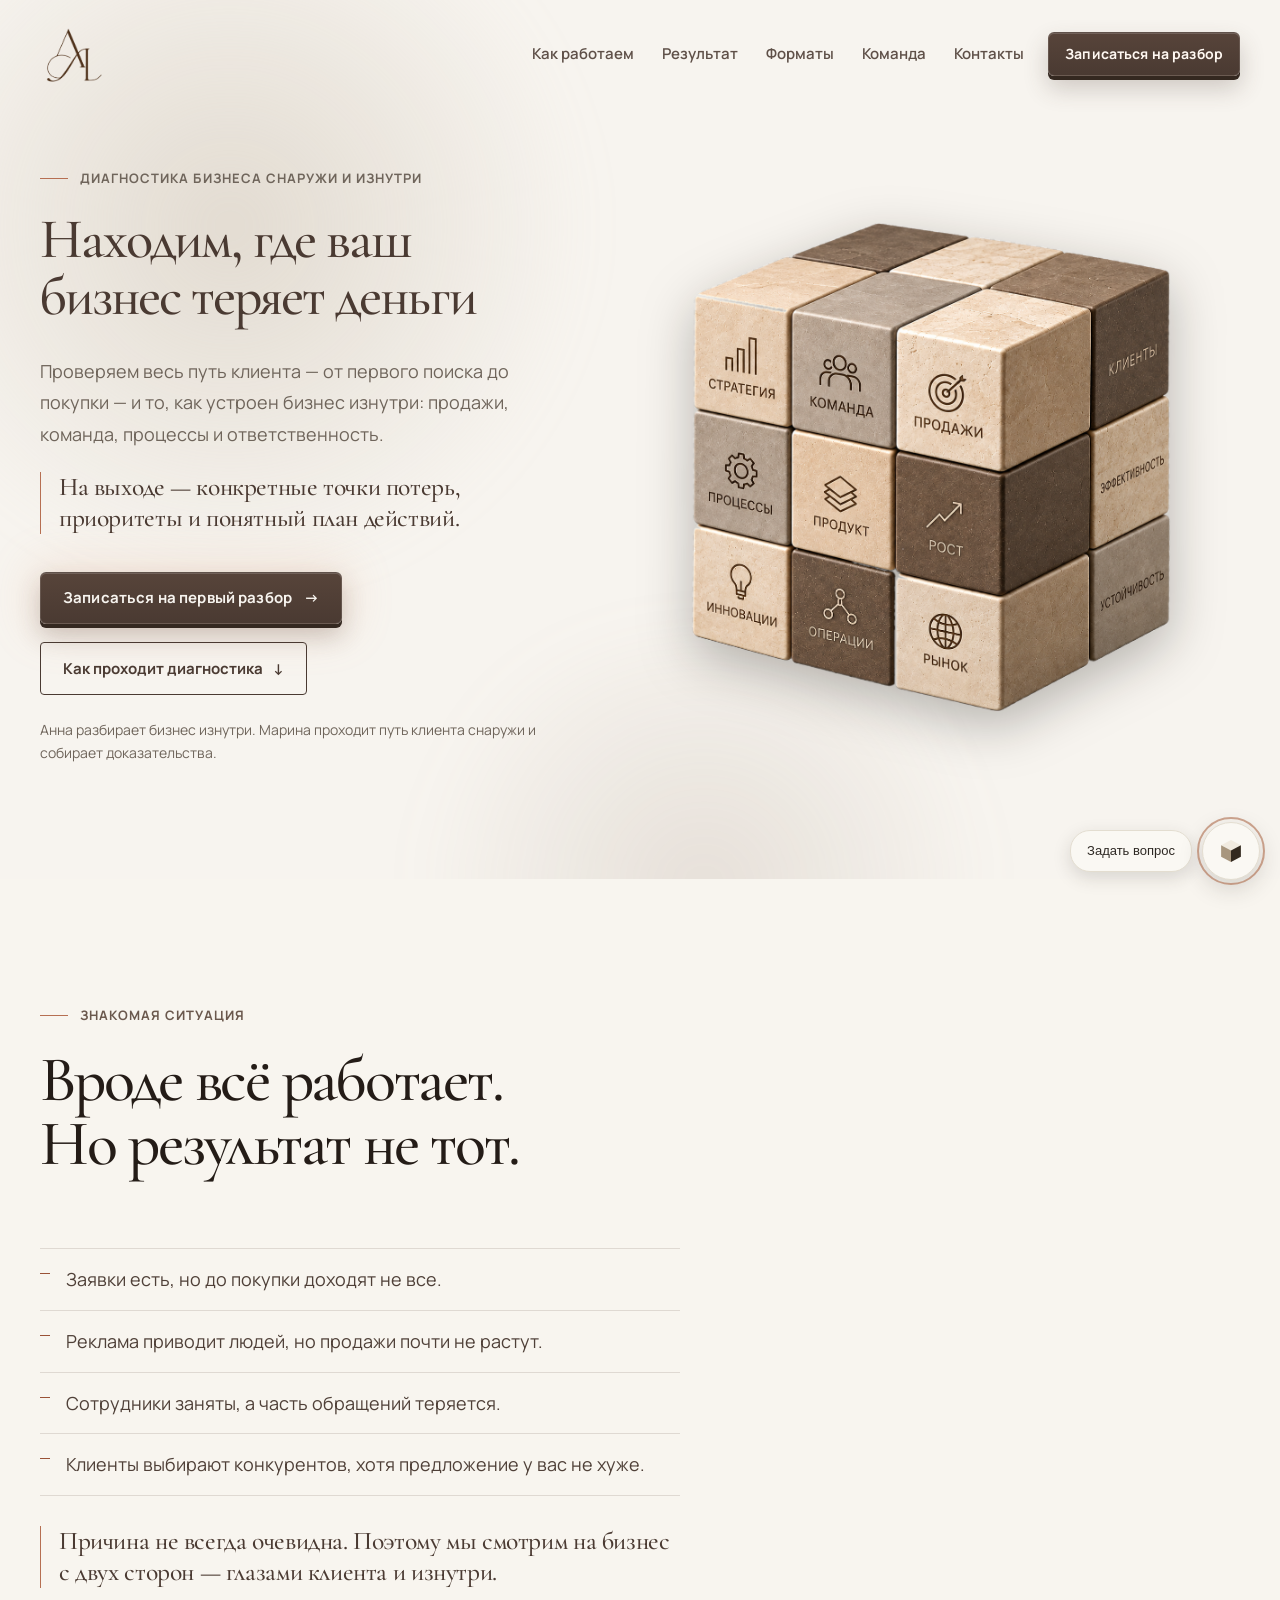
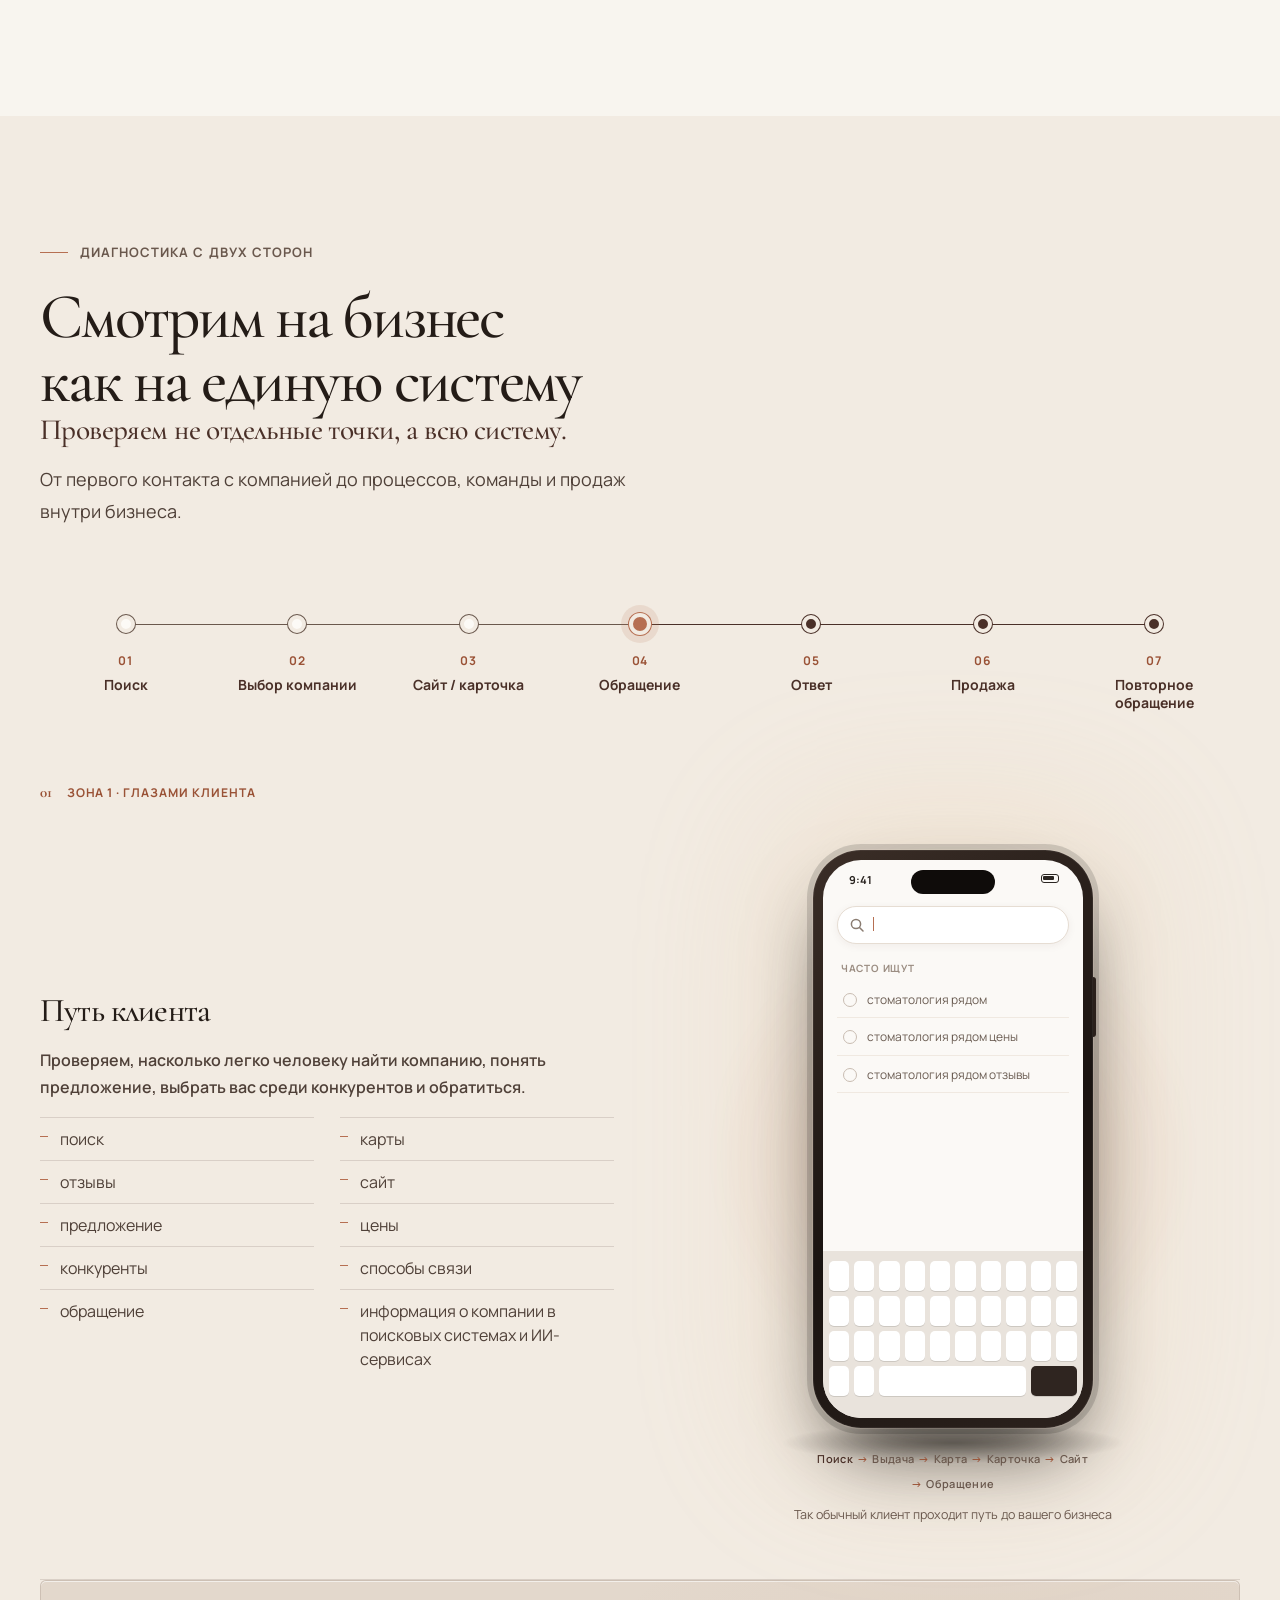
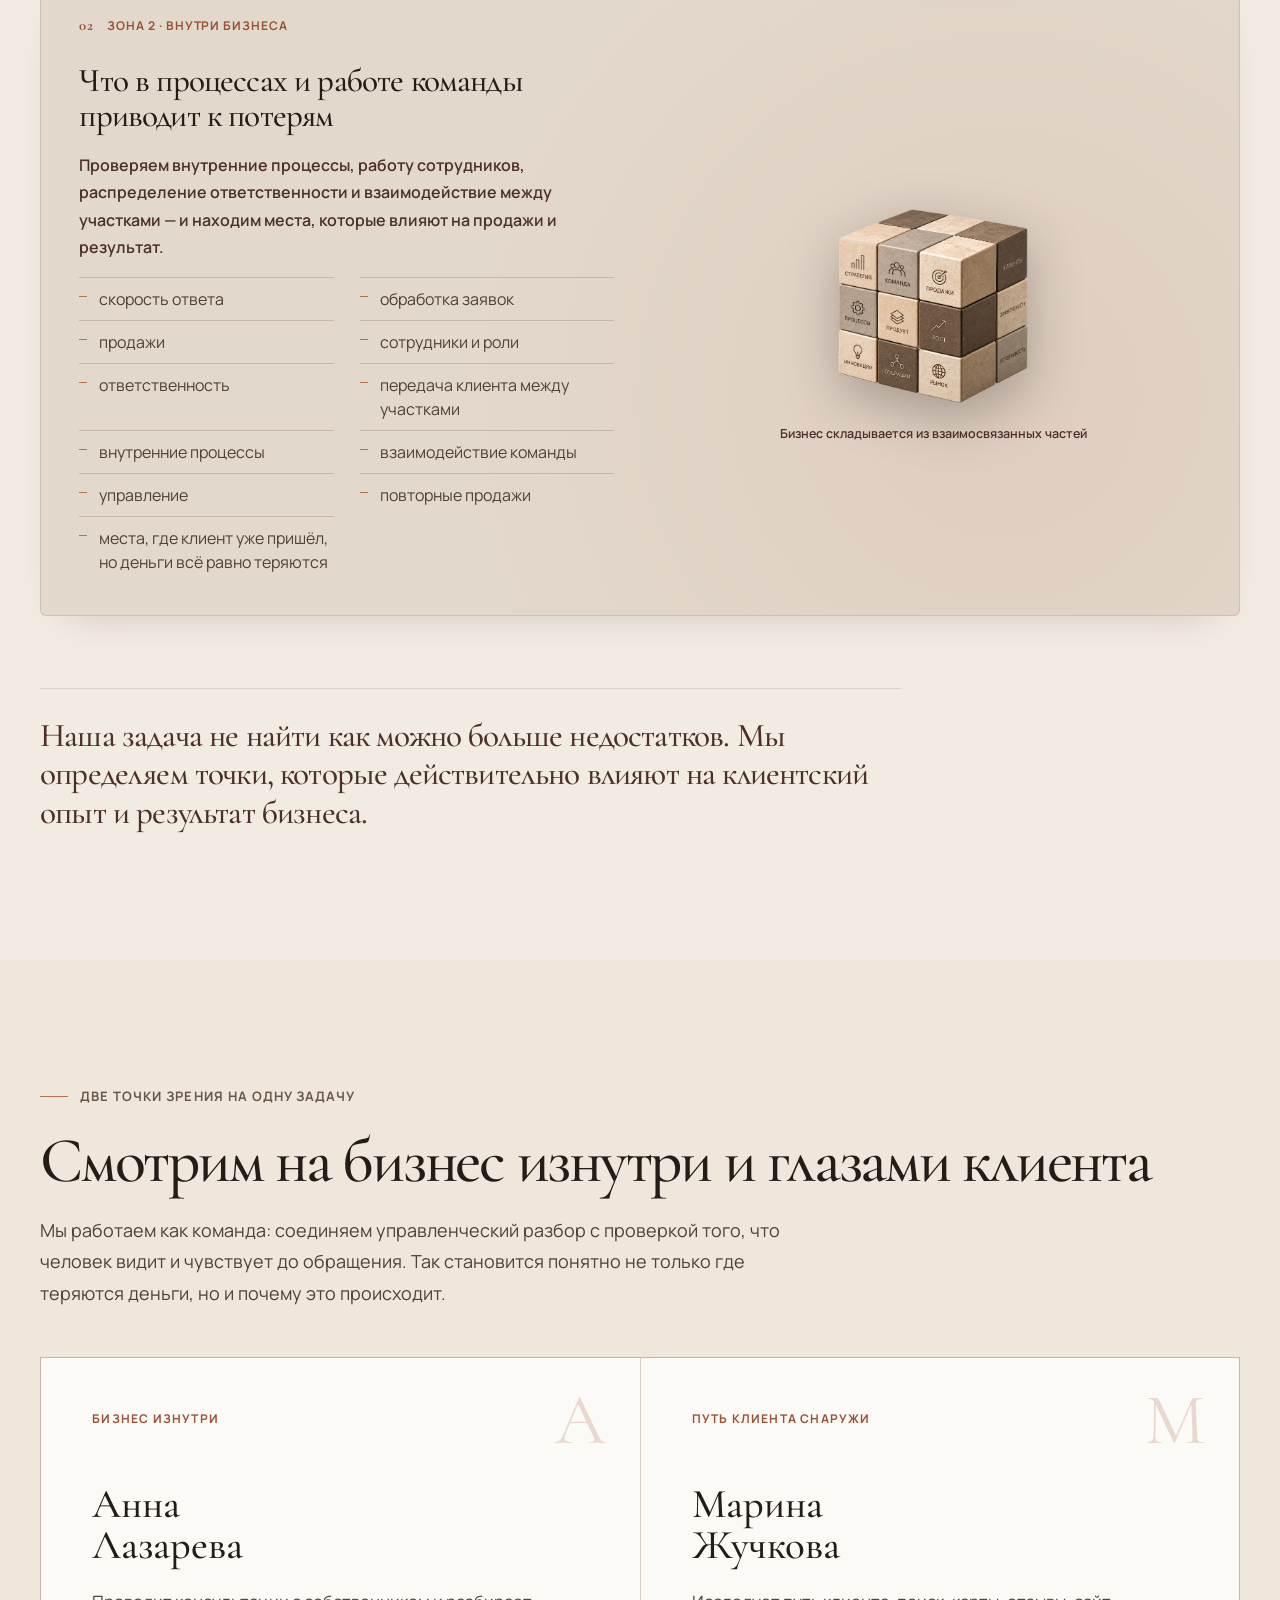
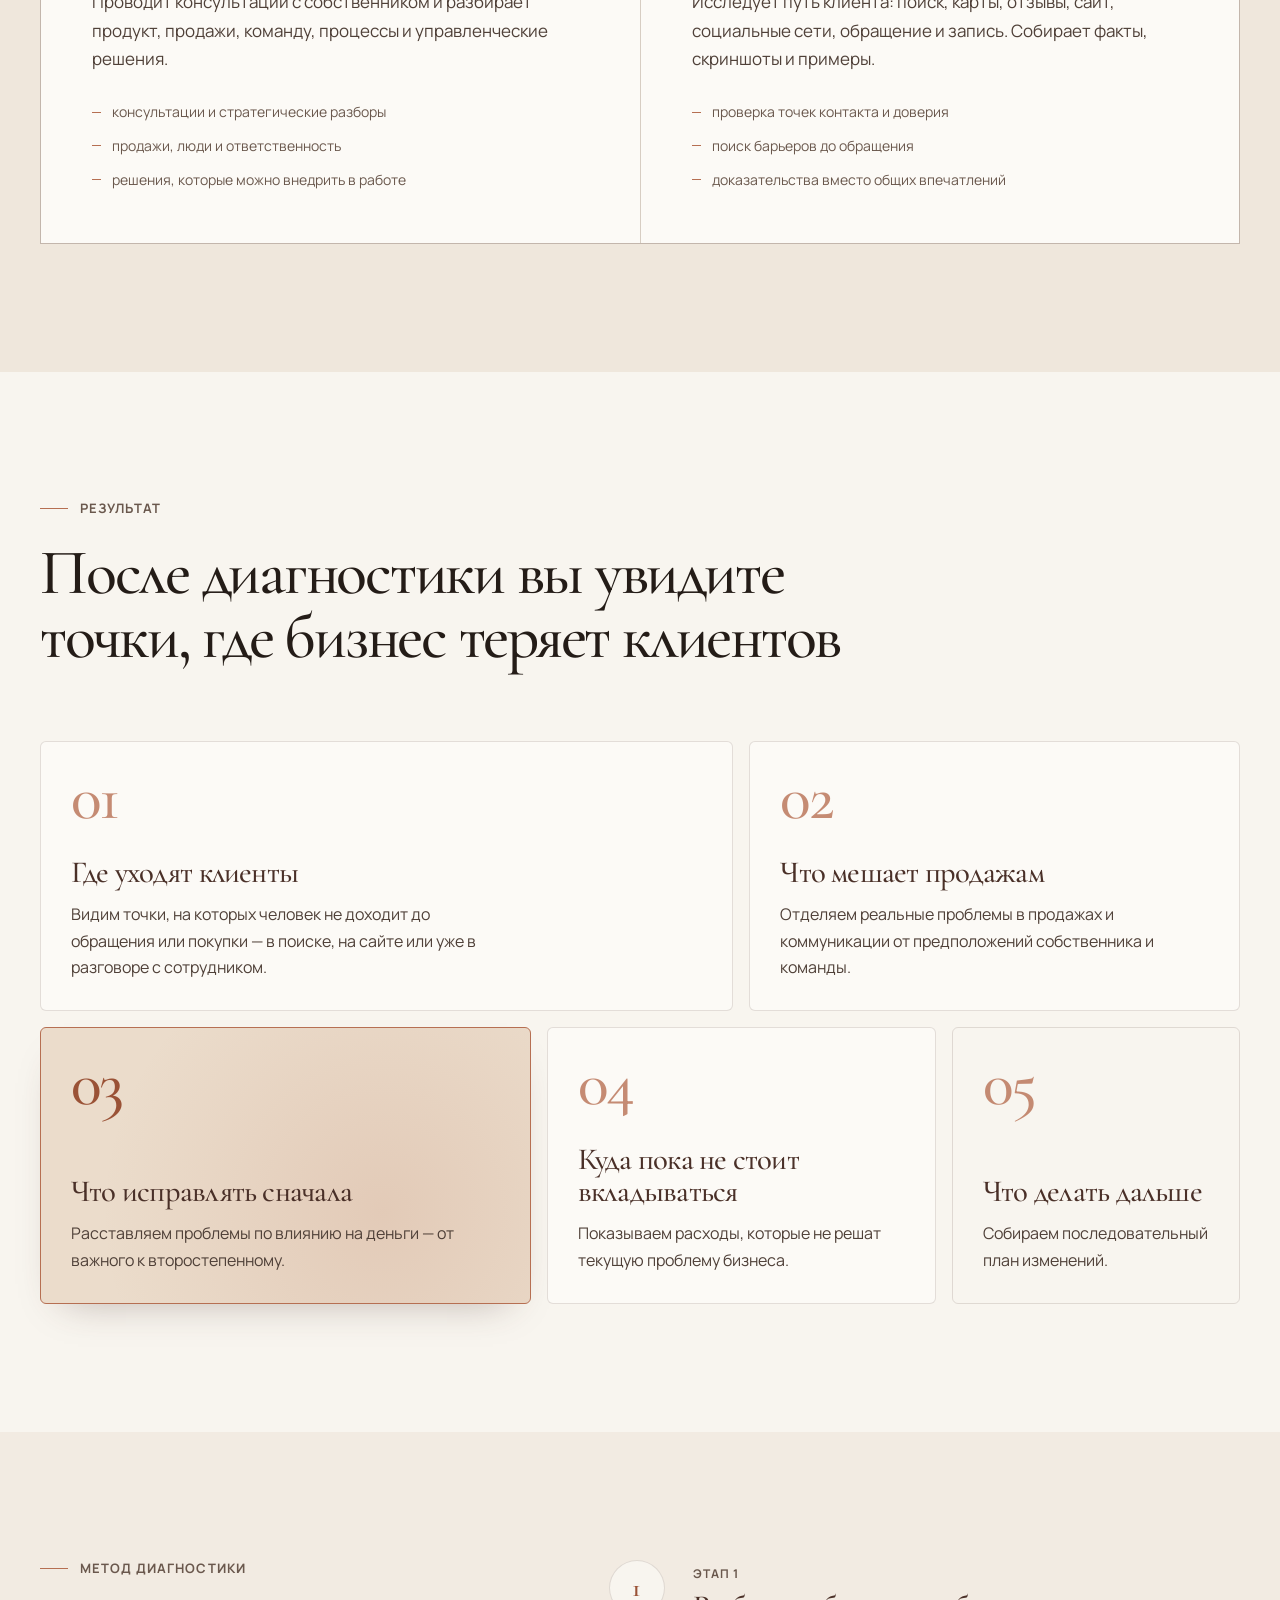
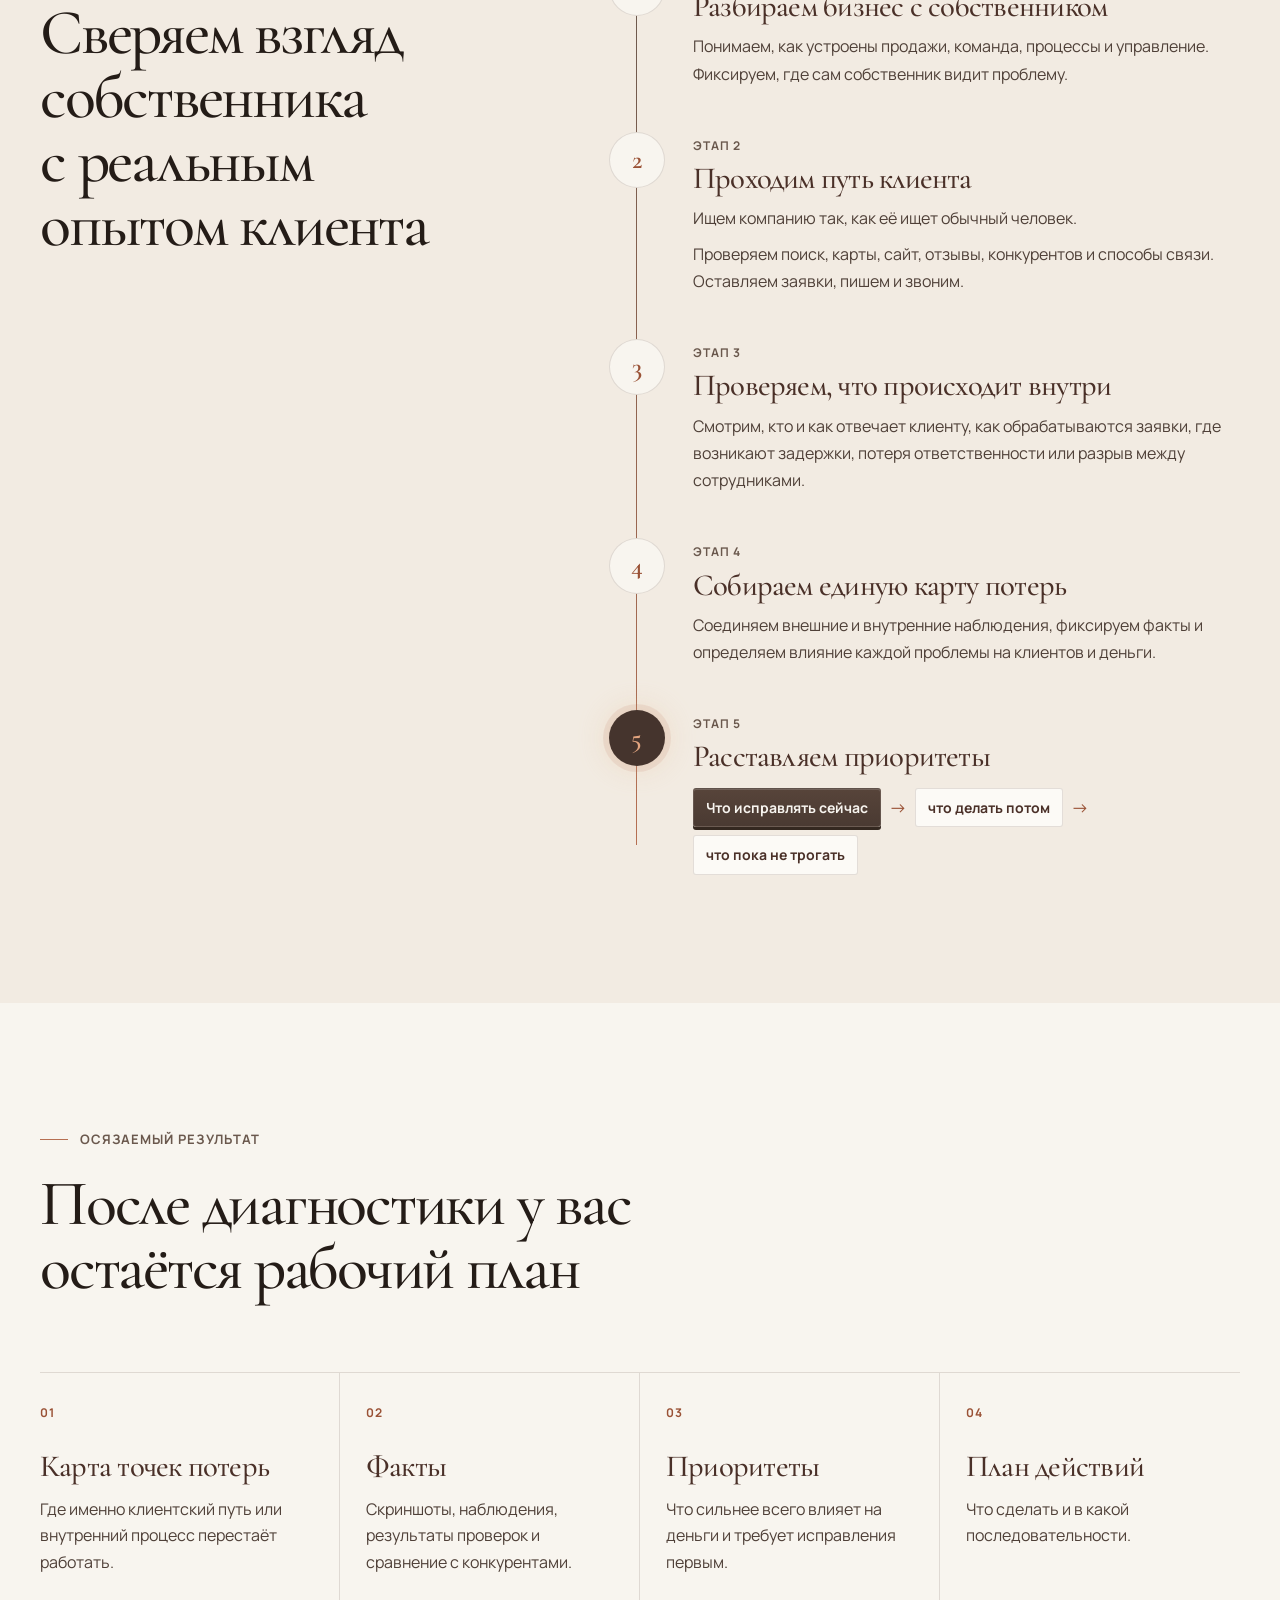
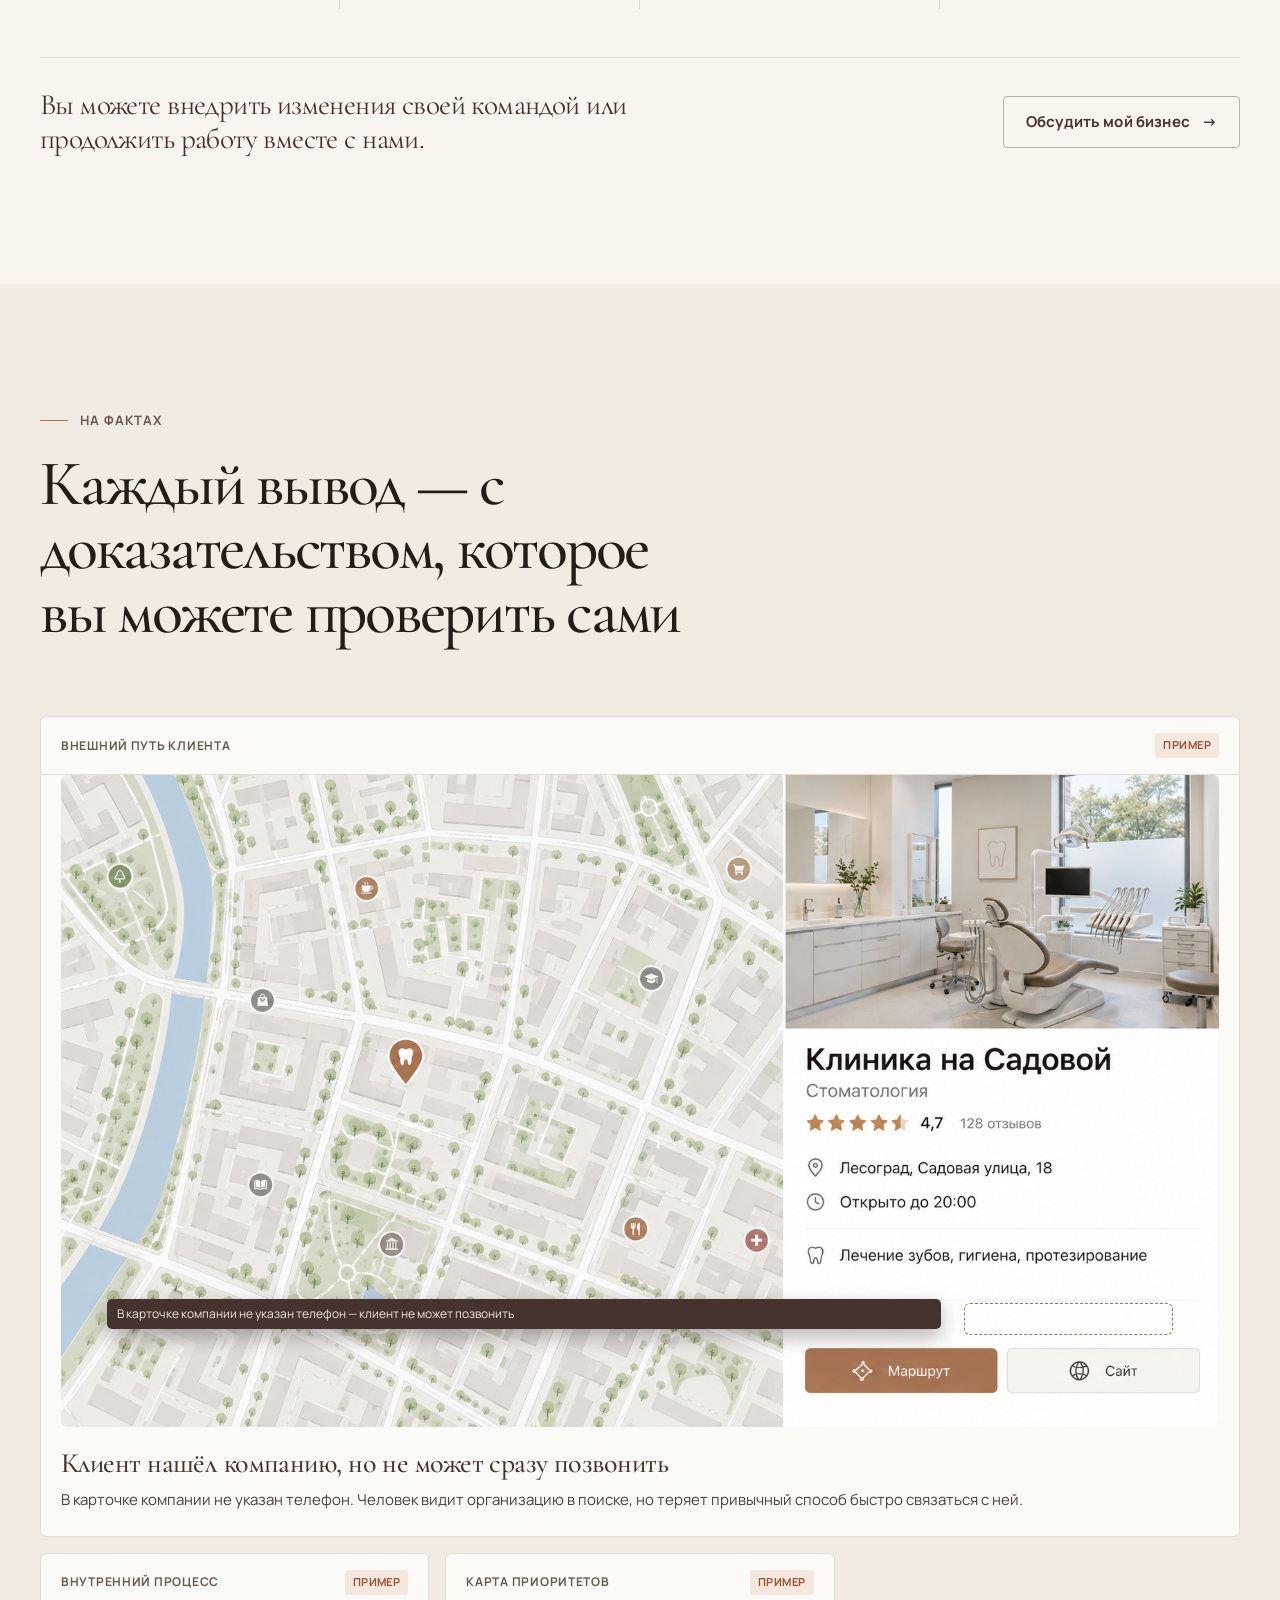
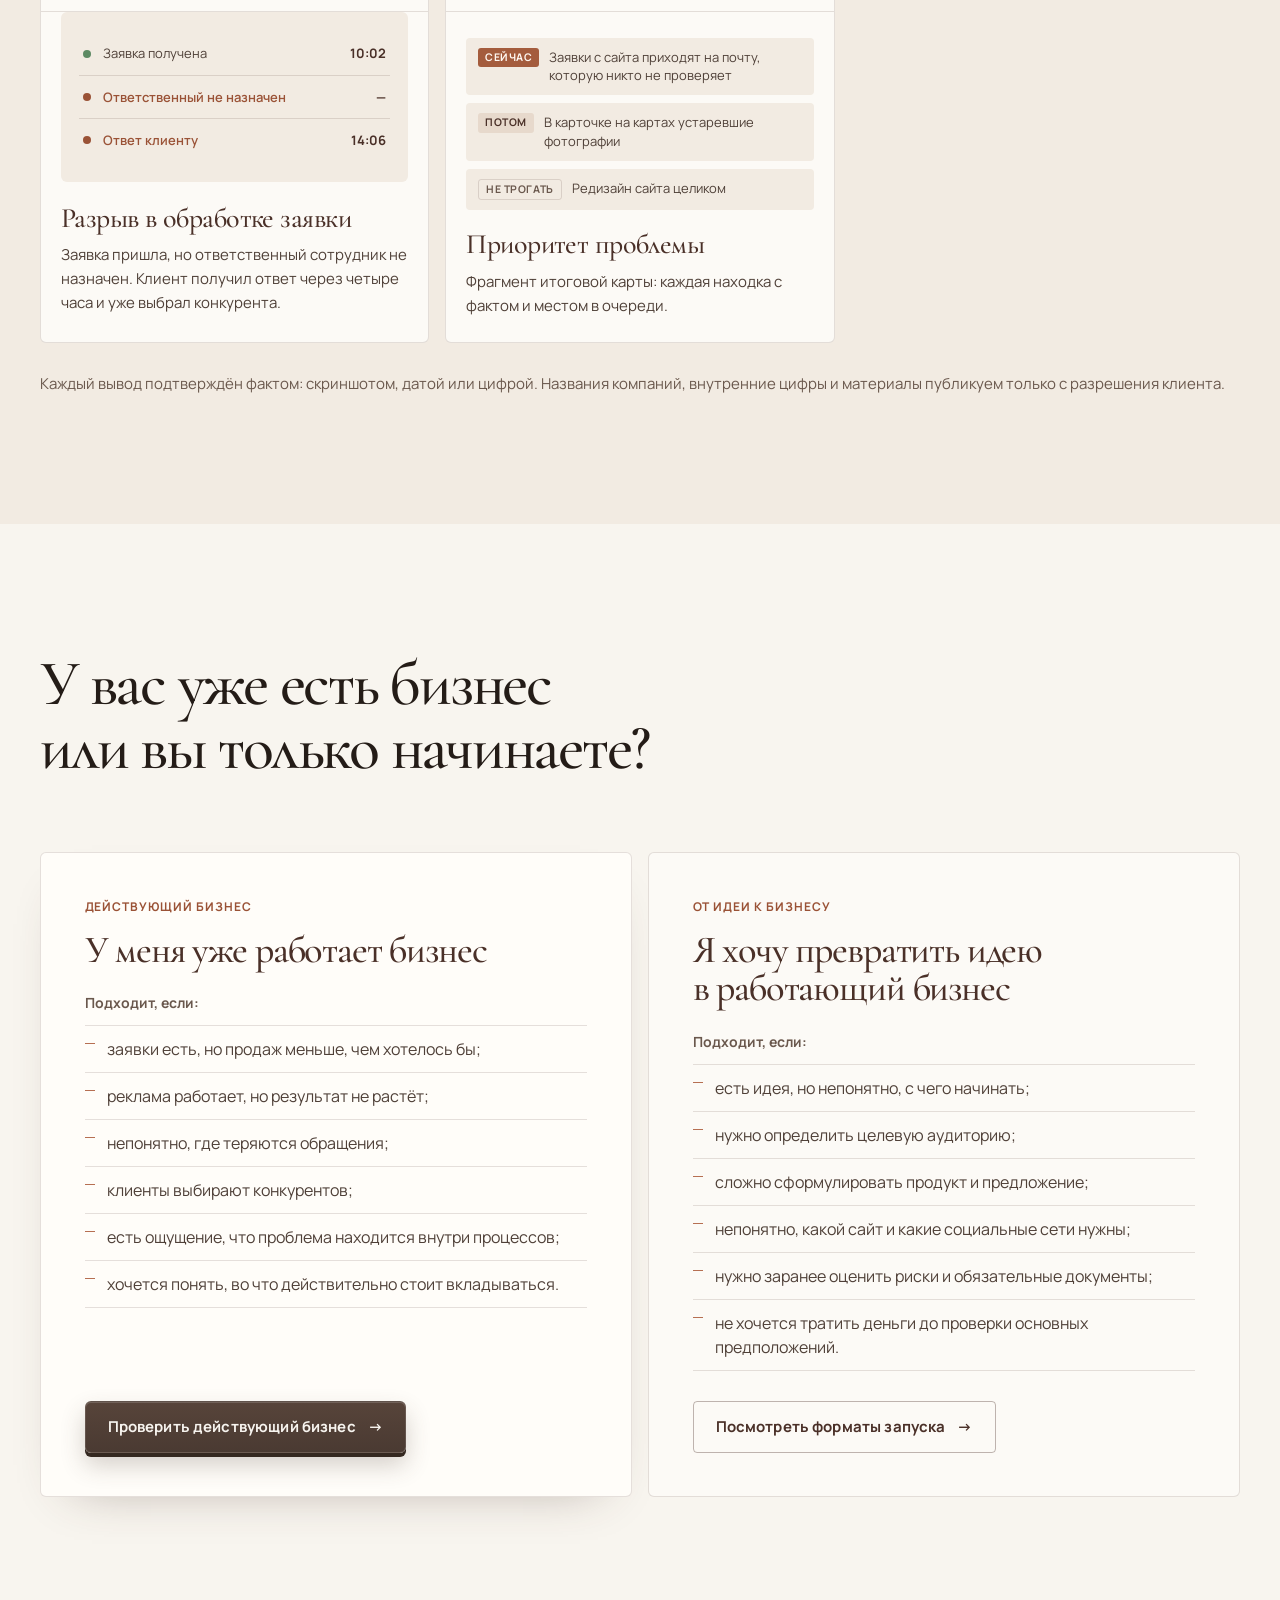
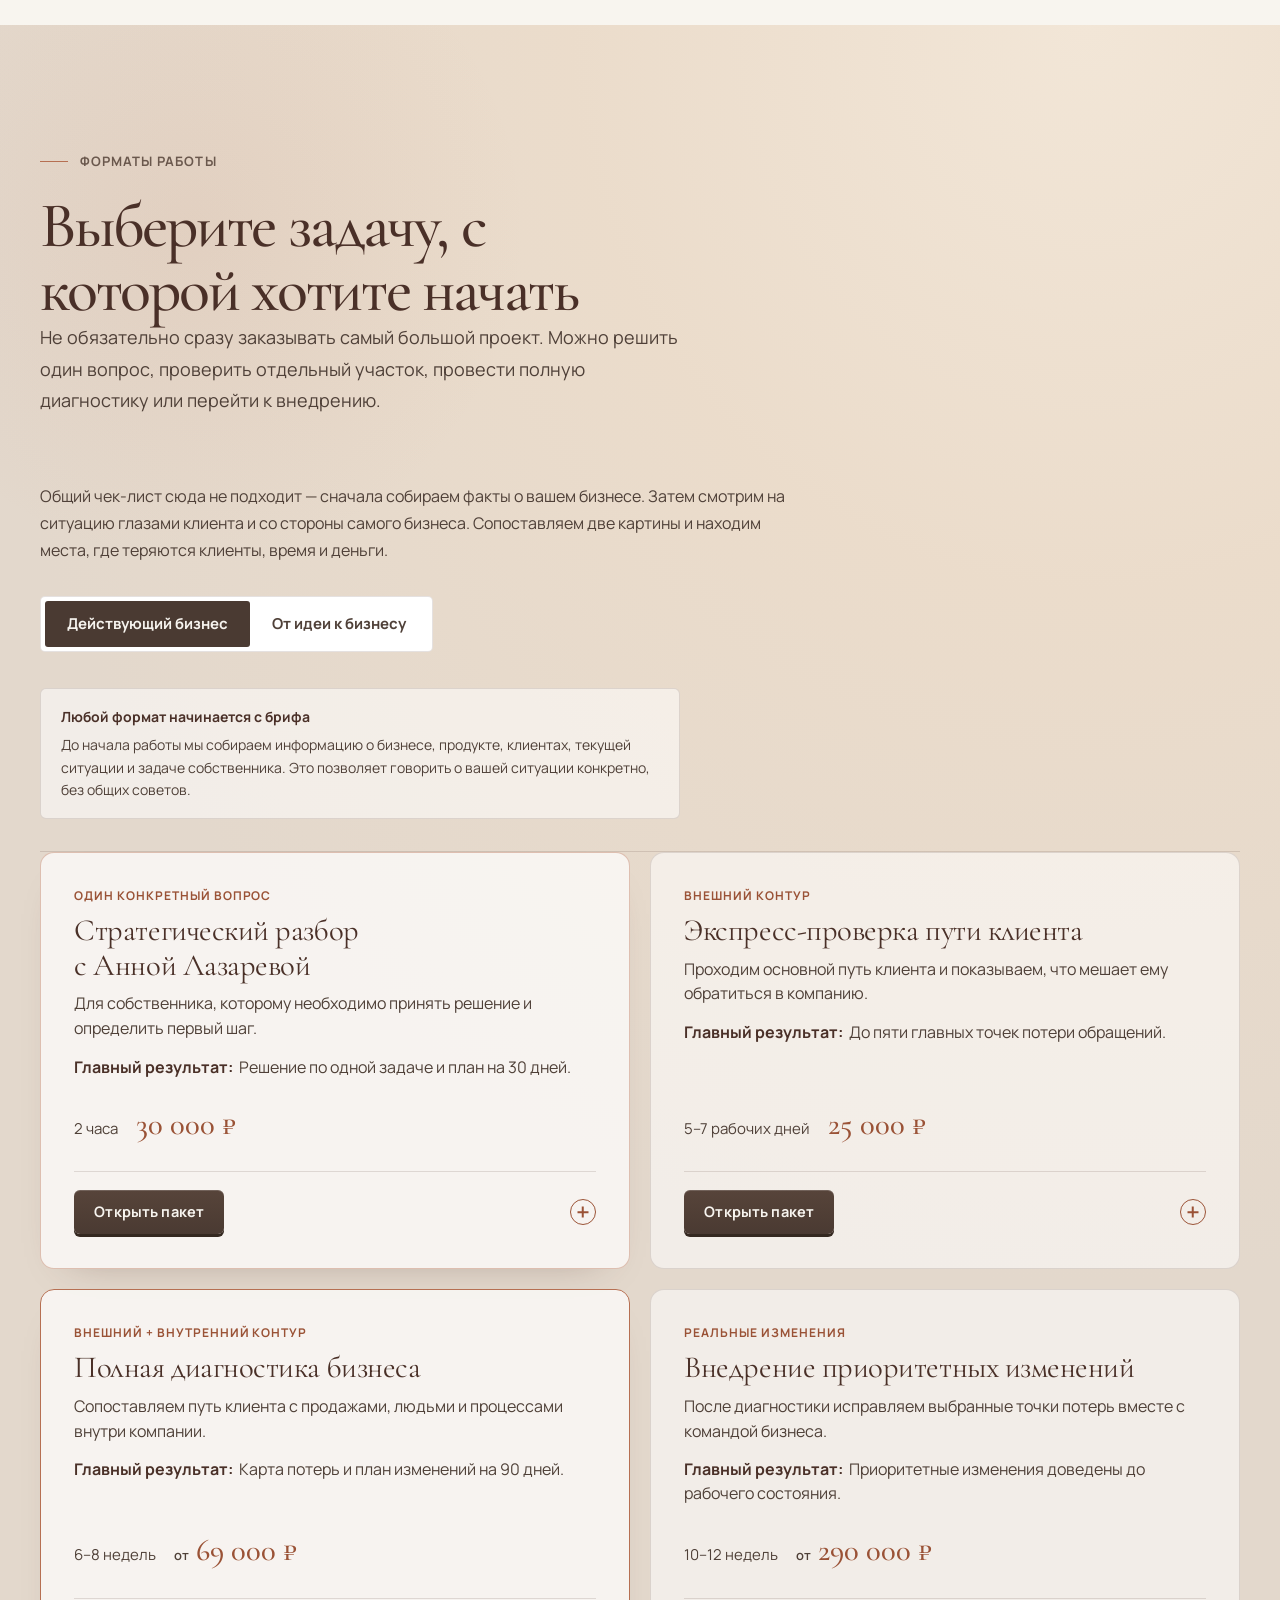
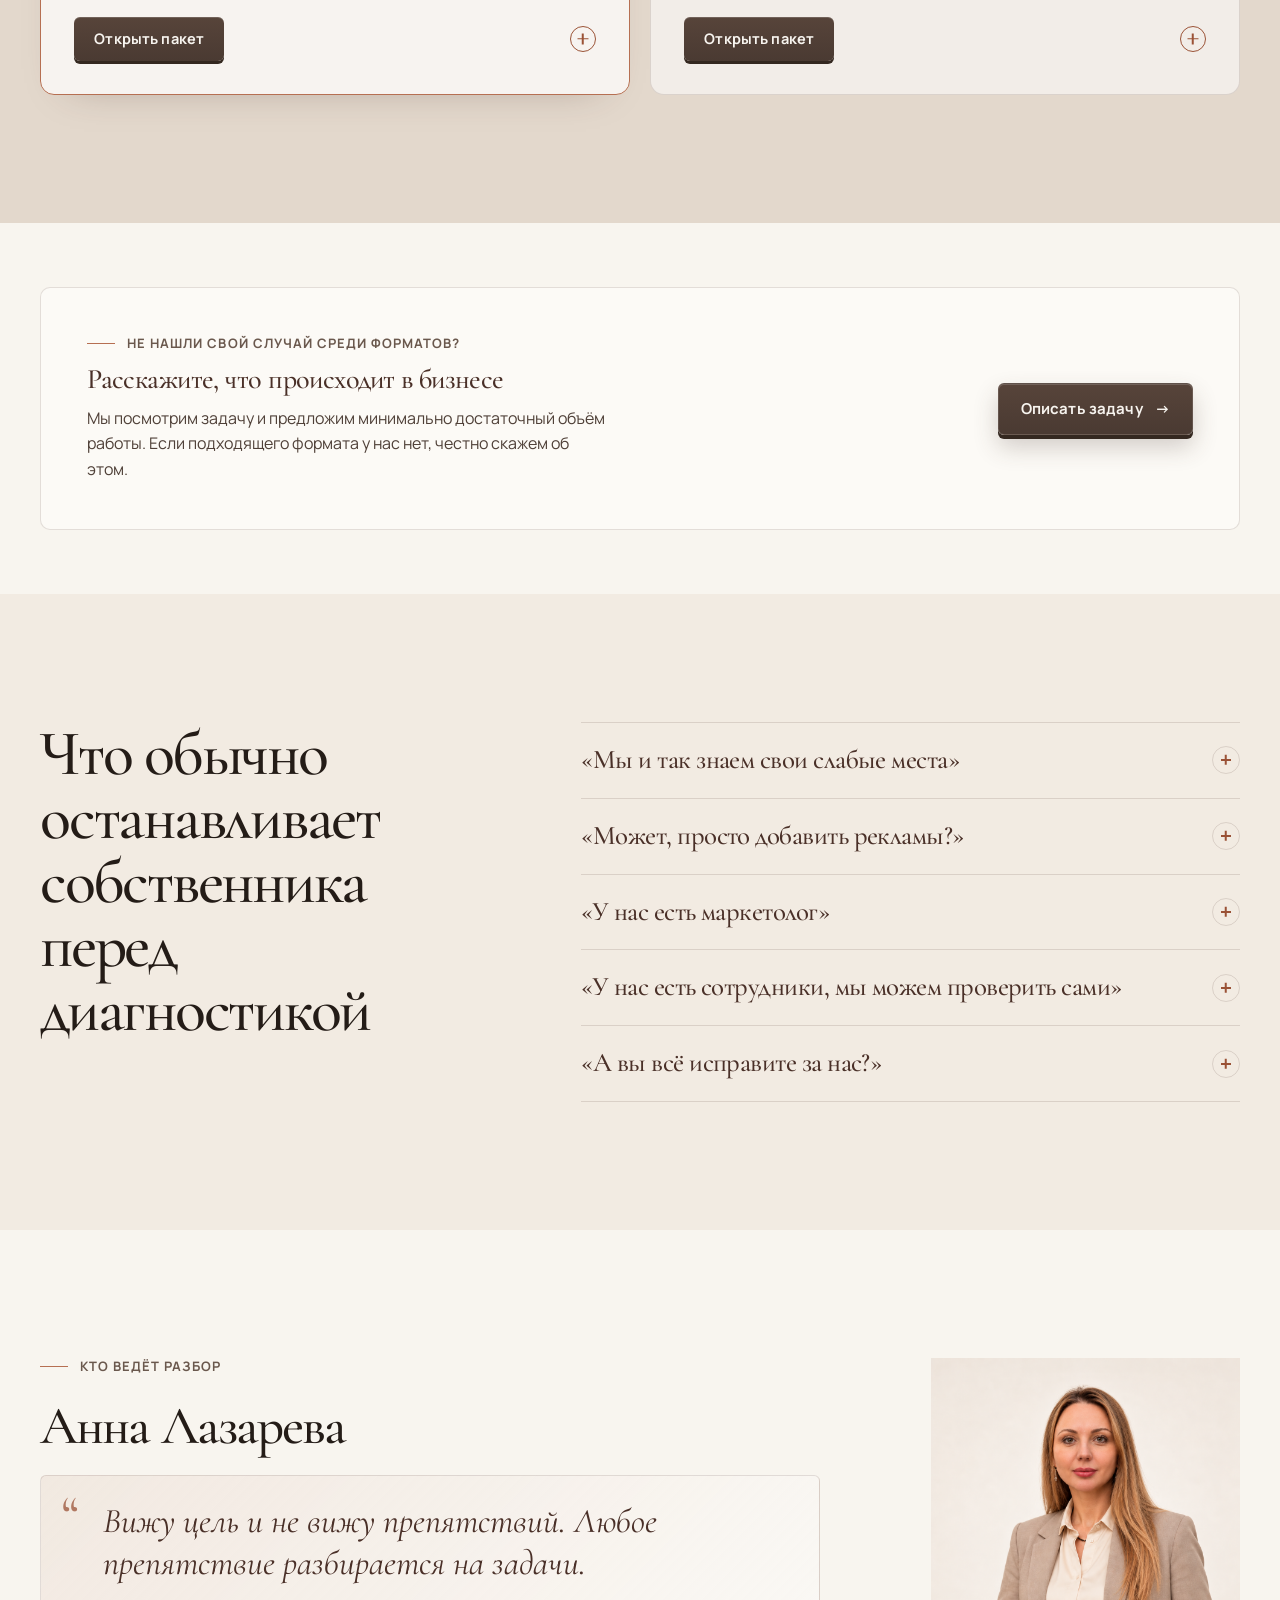
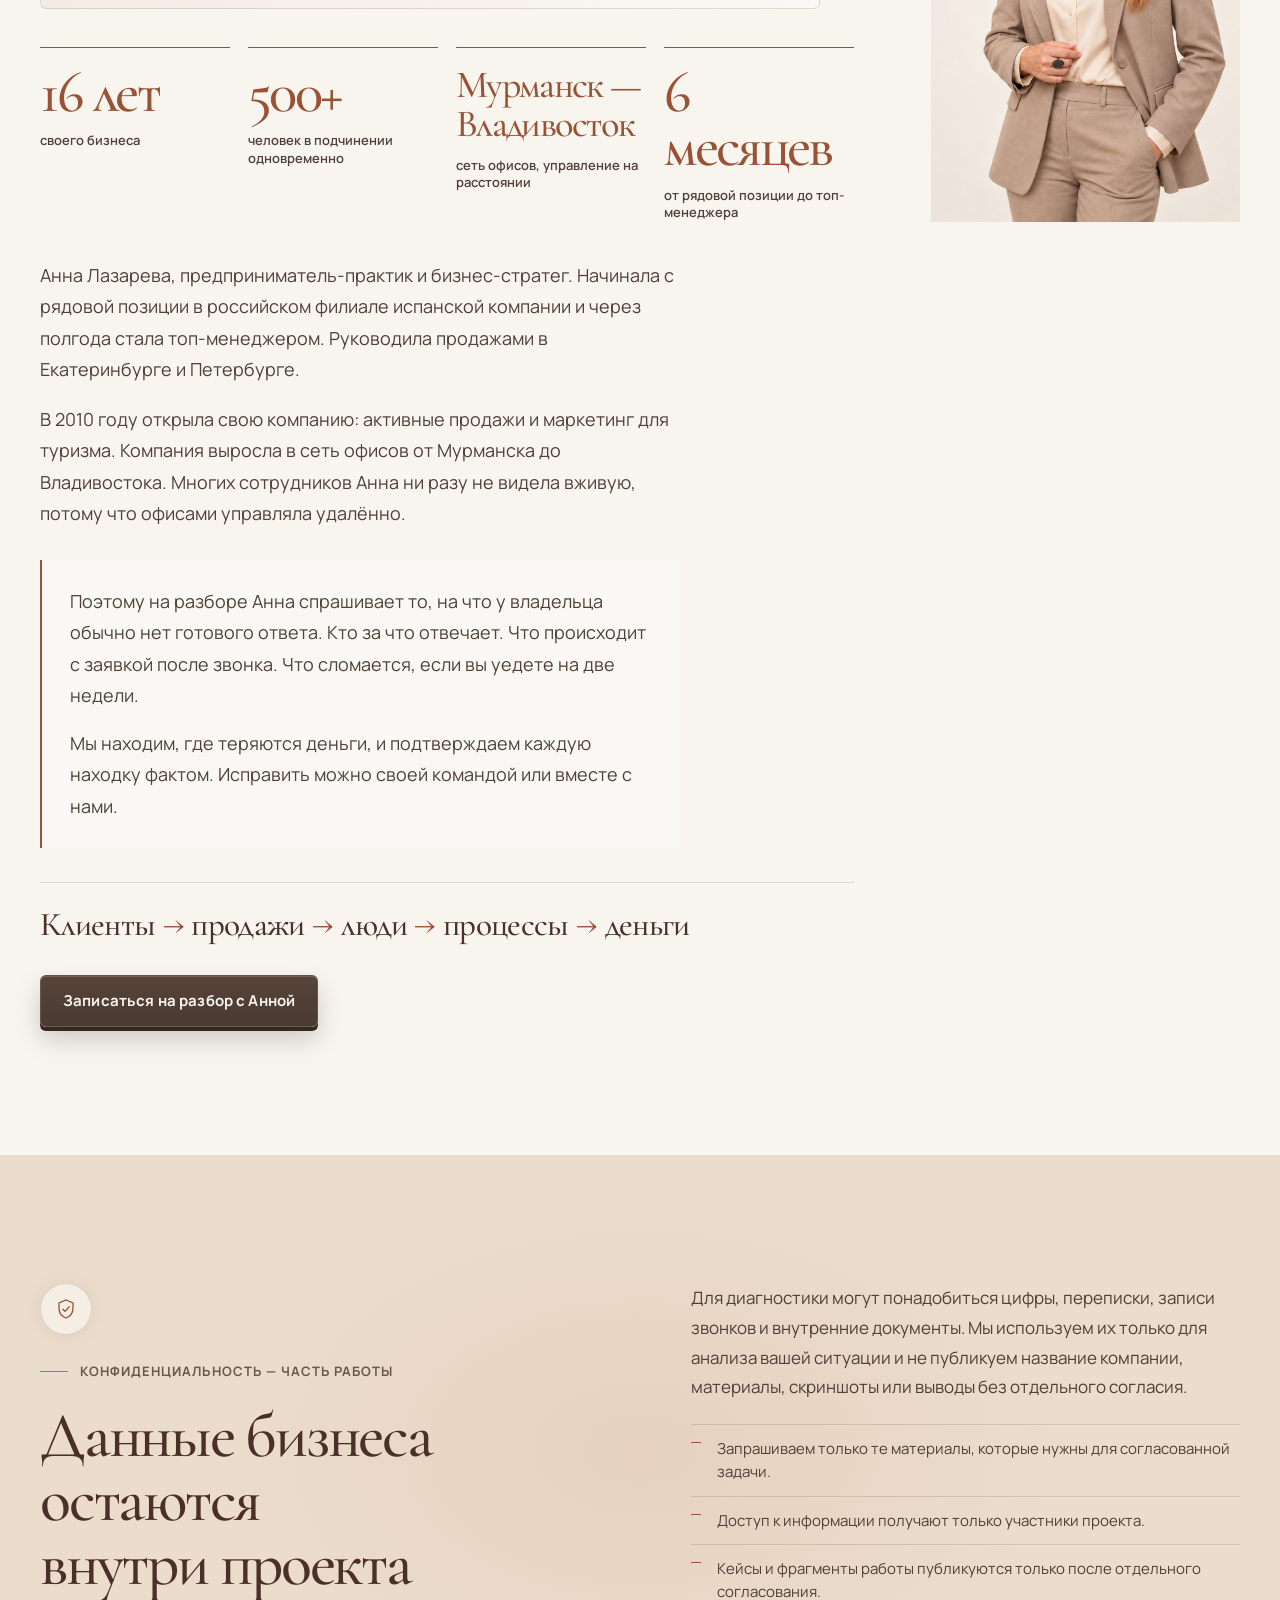
<file: index.html>
<!doctype html>
<html lang="ru" class="no-js">
<head>
<meta charset="utf-8">
<meta name="viewport" content="width=device-width, initial-scale=1">
<title>Диагностика бизнеса и консультации</title>
<meta name="description" content="Находим, где бизнес теряет деньги: на пути клиента до обращения и внутри бизнеса после заявки. Карта потерь, приоритеты и план действий. Первый разбор с Анной Лазаревой.">
<meta name="theme-color" content="#45342d">
<meta property="og:type" content="website">
<meta property="og:title" content="Диагностика бизнеса и консультации">
<meta property="og:description" content="Находим, где ваш бизнес теряет деньги.">
<meta property="og:locale" content="ru_RU">
<link rel="canonical" href="https://www.afocusrf.ru/">
<link rel="icon" type="image/svg+xml" href="data:image/svg+xml,%3Csvg xmlns='http://www.w3.org/2000/svg' viewBox='0 0 64 64'%3E%3Crect width='64' height='64' rx='14' fill='%232b2520'/%3E%3Cpath d='M18 20h28M18 32h28M18 44h18' stroke='%23b8945f' stroke-width='4' stroke-linecap='round'/%3E%3C/svg%3E">
<link rel="preconnect" href="https://fonts.googleapis.com">
<link rel="preconnect" href="https://fonts.gstatic.com" crossorigin>
<link href="https://fonts.googleapis.com/css2?family=Cormorant+Garamond:wght@500;600&family=Manrope:wght@400;500;600;700&display=swap" rel="stylesheet">
<style>
/* Visual concept — quiet luxury, шоколад + крем + медь */
:root{
  --night:#1d1815;
  --choc:#45342d;
  --choc-deep:#332721;
  --cocoa:#4a3028;
  --cream:#f8f5ef;
  --card:#fcfaf6;
  --wash:#f2ebe2;
  --taupe:#6a584d;
  --copper:#b66f52;
  --copper-btn:#a45c3d;
  --copper-btn-hover:#934f33;
  --copper-text:#9a5236;
  --copper-light:#e2a47f;
  --champagne:232,196,150;
  --ink:#241c17;
  --text:#4f4038;
  --on-dark:#efe6dc;
  --on-dark-soft:#c9b3a0;
  --line:rgba(74,48,40,.14);
  --line-dark:rgba(239,214,190,.14);
  --serif:'Cormorant Garamond',Georgia,'Times New Roman',serif;
  --sans:'Manrope',Arial,sans-serif;
  --max:1200px;
  --ease:cubic-bezier(.2,.7,.2,1);
}

*{box-sizing:border-box}
html{scroll-behavior:smooth;background:var(--cream)}
body{margin:0;min-width:320px;overflow-x:hidden;background:var(--cream);color:var(--ink);font:400 18px/1.7 var(--sans);-webkit-font-smoothing:antialiased;text-rendering:optimizeLegibility}
a{color:inherit;text-decoration:none}
button,input,textarea{font:inherit;color:inherit}
button{cursor:pointer}
img{max-width:100%;display:block}
p{margin:0}
h1,h2,h3{margin:0;font-weight:500}
::selection{background:var(--copper);color:#fff8f2}
:focus-visible{outline:2px solid var(--copper);outline-offset:4px;border-radius:2px}
.dark :focus-visible{outline-color:var(--copper-light)}

.skip-link{position:fixed;z-index:100;left:16px;top:-80px;padding:10px 15px;border-radius:4px;background:var(--cocoa);color:var(--cream)}
.skip-link:focus{top:16px}

.shell{width:min(calc(100% - 64px),var(--max));margin:0 auto}
.section{position:relative;padding:clamp(88px,10vw,140px) 0;scroll-margin-top:80px}
.bg-cream{background:var(--cream)}
.bg-wash{background:var(--wash)}
.dark{background:var(--choc);color:var(--on-dark)}

/* typography */
.eyebrow{display:flex;align-items:center;gap:12px;margin:0 0 24px;color:var(--taupe);font-size:13px;font-weight:700;letter-spacing:.08em;line-height:1.3;text-transform:uppercase}
.eyebrow::before{flex:none;width:28px;height:1px;background:var(--copper);content:""}
.dark .eyebrow{color:var(--on-dark-soft)}
.display{font-family:var(--serif);font-size:clamp(42px,5vw,72px);font-weight:500;letter-spacing:-.035em;line-height:1}
.body-copy{max-width:640px;color:var(--text);font-size:18px;line-height:1.75}
.body-copy p+p{margin-top:1em}
.dark .body-copy{color:var(--on-dark-soft)}
.pain-list{max-width:640px;margin:26px 0 0;padding:0;list-style:none}
.pain-list li{position:relative;padding:16px 0 16px 26px;border-top:1px solid var(--line);color:var(--text);font-size:18px;line-height:1.6}
.pain-list li:last-child{border-bottom:1px solid var(--line)}
.pain-list li::before{position:absolute;left:0;top:24px;width:10px;height:1px;background:var(--copper-text);content:""}
#pain .hero-accent{max-width:640px;margin-top:30px}
.accent-line{font-family:var(--serif);font-size:clamp(26px,2.3vw,34px);font-weight:500;letter-spacing:-.02em;line-height:1.15;color:var(--cocoa)}
.dark .accent-line{color:var(--on-dark)}
.section-head{display:grid;grid-template-columns:1.05fr .95fr;gap:clamp(40px,8vw,120px);align-items:end;margin-bottom:clamp(44px,6vw,72px)}
.section-head .body-copy{margin-left:auto}
.section-head.single{display:block;max-width:880px}
.section-head.single .body-copy{margin-left:0}

/* buttons */
.btn{display:inline-flex;align-items:center;justify-content:center;gap:12px;min-height:52px;padding:13px 22px;border:1px solid transparent;border-radius:4px;font-size:15px;font-weight:700;letter-spacing:.01em;line-height:1.2;text-align:center;transition:background .25s var(--ease),box-shadow .25s var(--ease),transform .25s var(--ease),color .25s,border-color .25s}
.btn .arrow{display:inline-block;transition:transform .25s var(--ease)}
.btn:hover .arrow{transform:translateX(4px)}
.btn-primary{background:linear-gradient(180deg,#57443a 0%,#4a3a32 100%);color:#f7f4ef;border:1px solid rgba(255,255,255,.12);border-radius:6px;box-shadow:inset 0 1px 0 rgba(255,255,255,.16),0 4px 0 #342820,0 12px 24px rgba(74,58,50,.24)}
.btn-primary:hover{background:linear-gradient(180deg,#5f4c41 0%,#4a3a32 100%);transform:translateY(-2px);box-shadow:inset 0 1px 0 rgba(255,255,255,.18),0 6px 0 #342820,0 16px 30px rgba(74,58,50,.28)}
.btn-primary:active{transform:translateY(3px);box-shadow:inset 0 1px 0 rgba(255,255,255,.12),0 1px 0 #342820,0 6px 14px rgba(74,58,50,.22)}
.btn-primary.btn-glow{box-shadow:inset 0 1px 0 rgba(255,255,255,.16),0 4px 0 #342820,0 12px 24px rgba(74,58,50,.24),0 0 46px 6px rgba(226,164,127,.22)}
.btn-primary.btn-glow:hover{box-shadow:inset 0 1px 0 rgba(255,255,255,.18),0 6px 0 #342820,0 16px 30px rgba(74,58,50,.28),0 0 60px 10px rgba(226,164,127,.3)}
.btn-primary.btn-glow:active{box-shadow:inset 0 1px 0 rgba(255,255,255,.12),0 1px 0 #342820,0 6px 14px rgba(74,58,50,.22)}
.btn-ghost{background:transparent;border-color:rgba(74,48,40,.35);color:var(--cocoa)}
.btn-ghost:hover{border-color:var(--cocoa);background:rgba(74,48,40,.05);transform:translateY(-1px)}
.dark .btn-ghost{border-color:rgba(239,214,190,.3);color:var(--on-dark)}
.dark .btn-ghost:hover{border-color:var(--copper-light);background:rgba(239,214,190,.06)}
.text-link{display:inline-flex;align-items:center;gap:8px;padding:4px 0;border-bottom:1px solid var(--copper);font-size:15px;font-weight:700}
.text-link .arrow{transition:transform .25s var(--ease)}
.text-link:hover .arrow{transform:translateY(3px)}

/* reveal */
.reveal{opacity:0;transform:translateY(16px);transition:opacity .8s var(--ease),transform .8s var(--ease)}
.reveal.in-view{opacity:1;transform:none}
.no-js .reveal{opacity:1;transform:none}

/* ============ header ============ */
.site-header{position:fixed;z-index:60;top:0;left:0;right:0;padding:22px 0;color:var(--on-dark);transition:padding .3s var(--ease),background .3s,box-shadow .3s,color .3s}
.site-header.is-scrolled{padding:10px 0;background:rgba(248,245,239,.86);color:var(--ink);box-shadow:0 1px 0 rgba(74,48,40,.12);-webkit-backdrop-filter:blur(14px);backdrop-filter:blur(14px)}
.header-row{display:flex;align-items:center;gap:24px}
.brand{font-family:var(--serif);font-size:26px;font-weight:600;letter-spacing:.02em;line-height:1;white-space:nowrap}
.brand::after{display:inline-block;width:6px;height:6px;margin:0 0 4px 8px;border-radius:50%;background:var(--copper);content:""}
.nav{display:flex;align-items:center;gap:28px;margin-left:auto}
.nav a{font-size:15px;font-weight:600;opacity:.88;transition:opacity .2s,color .2s}
.nav a:hover{opacity:1;color:var(--copper-light)}
.site-header.is-scrolled .nav a:hover{color:var(--copper-text)}
.header-cta{min-height:44px;padding:9px 16px;font-size:14px;white-space:nowrap}
.nav-cta{display:none}
.menu-toggle{display:none;position:relative;width:44px;height:44px;margin-left:auto;padding:0;border:1px solid currentColor;border-radius:4px;background:transparent;color:inherit;opacity:.85}
.menu-toggle span,.menu-toggle::before,.menu-toggle::after{position:absolute;left:50%;width:18px;height:1.5px;margin-left:-9px;background:currentColor;content:"";transition:transform .25s}
.menu-toggle span{top:21px}
.menu-toggle::before{top:15px}
.menu-toggle::after{top:27px}
.menu-toggle[aria-expanded="true"] span{opacity:0}
.menu-toggle[aria-expanded="true"]::before{transform:translateY(6px) rotate(45deg)}
.menu-toggle[aria-expanded="true"]::after{transform:translateY(-6px) rotate(-45deg)}

/* ============ hero ============ */
:root{
  /* hero + biz-cube local palette (does not affect any other section) */
  --hero-ivory:#f7f4ef;
  --hero-sand:#ebdccb;
  --hero-taupe:#c8bcab;
  --hero-mushroom:#9a8574;
  --hero-brown:#4a3a32;
  --hero-stone:#6f655b;
}
.hero{position:relative;overflow:hidden;min-height:0;padding:clamp(130px,14vw,170px) 0 clamp(80px,9vw,120px);background:var(--hero-ivory);color:var(--hero-brown)}
.hero-light{position:absolute;inset:0;pointer-events:none;will-change:transform}
.hero-light i{position:absolute;display:block;border-radius:50%;filter:blur(30px)}
.hero-light .l1{top:-18%;left:-12%;width:60vw;height:60vw;background:radial-gradient(circle,rgba(200,188,171,.45),transparent 65%)}
.hero-light .l2{bottom:-30%;left:30%;width:50vw;height:40vw;background:radial-gradient(circle,rgba(154,133,116,.18),transparent 70%)}
.hero-grid{position:relative;display:grid;grid-template-columns:.9fr 1.1fr;gap:clamp(40px,6vw,90px);align-items:center}
.hero .eyebrow{color:var(--hero-stone)}
.hero h1{max-width:600px;font-family:var(--serif);font-size:clamp(42px,4.4vw,64px);font-weight:500;letter-spacing:-.035em;line-height:1.02;color:var(--hero-brown)}
.hero-text{max-width:520px;margin:30px 0 0;color:var(--hero-stone);font-size:18px;line-height:1.75}
.hero-accent{max-width:520px;margin:22px 0 0;padding-left:18px;border-left:1px solid var(--copper);font-family:var(--serif);font-size:clamp(24px,2vw,30px);font-weight:500;letter-spacing:-.015em;line-height:1.2;color:var(--hero-brown)}
.hero-actions{display:flex;flex-wrap:wrap;align-items:center;gap:18px 26px;margin-top:38px}
.hero-actions .text-link{display:inline-flex;align-items:center;justify-content:center;gap:10px;min-height:52px;padding:13px 22px;border:1px solid var(--hero-brown);border-radius:4px;background:transparent;color:var(--hero-brown);transition:background .25s var(--ease),border-color .25s,transform .25s var(--ease)}
.hero-actions .text-link:hover{background:rgba(74,58,50,.07);border-color:#3a2d26;transform:translateY(-1px)}
.hero-note{max-width:520px;margin-top:24px;color:var(--hero-stone);font-size:14px;line-height:1.6}

/* header: unscrolled state sits over the now-light hero and needs dark-brown text;
   its scrolled/sticky behaviour is untouched. */
body.hero-is-light .site-header:not(.is-scrolled){color:var(--hero-brown)}
body.hero-is-light .site-header:not(.is-scrolled) .nav a:hover{color:var(--copper-text)}
body.hero-is-light .site-header:not(.is-scrolled) .header-cta{color:#fff8f2}

.sr-only{position:absolute;width:1px;height:1px;padding:0;margin:-1px;overflow:hidden;clip:rect(0,0,0,0);white-space:nowrap;border:0}

/* ============ biz-cube: reusable "business cube" component ============
   Used in the hero (--hero modifier) and in "Внутри бизнеса" (--inner modifier).
   A genuine volumetric construction: 9 individually-3D-faced sub-cubes (each
   with its own front/top/side face, shaded lightest-top / mid-front / darkest-side
   from the SAME base hue) tiled 3x3 and viewed under one shared isometric rotation,
   so the whole thing simultaneously reads as one big cube (front/top/right faces
   all visible with real offset depth) AND as 9 small volumetric blocks.
   Built from CSS + inline-SVG icons only — no photographic tile assets. */
.hero-cube-figure{width:100%;margin:0;justify-self:end}
.biz-cube{--tile-radius:7px;position:relative;width:100%;padding-bottom:6%;perspective:1600px}
.biz-cube::after{content:"";position:absolute;left:8%;right:8%;bottom:0;height:22%;background:radial-gradient(ellipse at center,rgba(43,32,26,.4),rgba(43,32,26,.14) 55%,transparent 76%);filter:blur(7px);z-index:0;pointer-events:none}
.biz-cube-grid{position:relative;z-index:1;display:grid;grid-template-columns:repeat(3,1fr);grid-template-rows:repeat(3,1fr);gap:0;width:100%;aspect-ratio:1;container-type:inline-size;transform-style:preserve-3d;transform:rotateX(30deg) rotateY(-33deg);transform-origin:50% 50%}
.biz-cube-tile{position:relative;transform-style:preserve-3d}
.biz-cube-tile{--cube-s:29cqw}
/* NOTE: the settle/assemble/push animations are applied to the individual .cube-face
   leaves below (not to .biz-cube-tile, which stays static). Chromium flattens a
   preserve-3d element's 3D children for the duration a CSS @keyframes animation
   targets that same element's `transform` — animating the tile itself silently
   collapses the whole sub-cube back to a flat card. Animating the (non-preserve-3d)
   leaf faces instead keeps every sub-cube genuinely volumetric while still moving. */
.cube-face{position:absolute;inset:0;border-radius:var(--tile-radius);backface-visibility:hidden;transform:var(--face-base)}
.cube-face--front{display:flex;flex-direction:column;align-items:center;justify-content:center;gap:8px;--face-base:translateZ(calc(var(--cube-s) / 2));background-image:radial-gradient(circle at 28% 22%,rgba(255,255,255,.4),transparent 42%),linear-gradient(155deg,var(--hero-sand) 0%,var(--hero-taupe) 100%);color:var(--hero-brown);box-shadow:inset 0 0 0 1px rgba(43,32,26,.14),inset 0 1px 0 rgba(255,255,255,.5),inset 0 -6px 10px rgba(74,58,50,.14)}
.cube-face--top{--face-base:rotateX(-90deg) translateZ(calc(var(--cube-s) / 2));background-image:linear-gradient(155deg,var(--hero-sand) 0%,var(--hero-taupe) 100%);filter:brightness(1.2) saturate(.9);box-shadow:inset 0 0 0 1px rgba(43,32,26,.14)}
.cube-face--side{--face-base:rotateY(90deg) translateZ(calc(var(--cube-s) / 2));background-image:linear-gradient(115deg,var(--hero-taupe) 0%,var(--hero-mushroom) 55%,var(--hero-stone) 100%);filter:brightness(.62) saturate(1.05);box-shadow:inset 0 0 0 1px rgba(43,32,26,.16)}
/* Only the true silhouette edges of the assembled cube carry a visible cap face:
   the top row's --top face (the cube's actual top plane) and the rightmost
   column's --side face (the cube's actual right plane). Every interior/lower
   tile also renders --top/--side leaves (kept for the 3D construction and for
   the loss-tile push), but on a real cube those are internal and invisible —
   left visible they poke out past the tile's own footprint (most visible as a
   pale plank hanging below the bottom row). Hiding them here fixes that without
   touching the 3D transforms, scatter offsets or assemble/push timing. */
.biz-cube-tile:not(:nth-child(-n+3)) > .cube-face--top{visibility:hidden}
.biz-cube-tile:not(:nth-child(3n)) > .cube-face--side{visibility:hidden}
.biz-cube-icon{position:relative;z-index:1;width:clamp(14px,2.2cqw,26px);height:clamp(14px,2.2cqw,26px);fill:none;stroke:currentColor;stroke-width:1.6;stroke-linecap:round;stroke-linejoin:round;opacity:.92}
.cube-face--front > span{position:relative;z-index:1;font-family:var(--sans);font-size:clamp(9px,1.55cqw,13px);font-weight:700;letter-spacing:.01em;line-height:1.2;text-align:center;padding:0 4px}

/* subtle per-tile material variation (same technique, slightly different stone tone) —
   kept close to the same warm cream/tan/mushroom family as the base tile so the
   whole cube reads as one cohesive stone, not a light-vs-dark checkerboard */
.biz-cube-tile:where(:nth-child(3n+2)) .cube-face--front{background-image:radial-gradient(circle at 28% 22%,rgba(255,255,255,.3),transparent 42%),linear-gradient(155deg,#efe4d3 0%,var(--hero-taupe) 100%)}
.biz-cube-tile:where(:nth-child(3n+2)) .cube-face--top{background-image:linear-gradient(155deg,#efe4d3 0%,var(--hero-taupe) 100%)}
.biz-cube-tile:where(:nth-child(3n+2)) .cube-face--side{background-image:linear-gradient(115deg,var(--hero-taupe) 0%,var(--hero-mushroom) 55%,var(--hero-stone) 100%)}
.biz-cube-tile:where(:nth-child(3n+3)) .cube-face--front{background-image:radial-gradient(circle at 28% 22%,rgba(255,255,255,.3),transparent 42%),linear-gradient(155deg,#d3c4b1 0%,#ab9a85 100%)}
.biz-cube-tile:where(:nth-child(3n+3)) .cube-face--top{background-image:linear-gradient(155deg,#d3c4b1 0%,#ab9a85 100%)}
.biz-cube-tile:where(:nth-child(3n+3)) .cube-face--side{background-image:linear-gradient(115deg,#ab9a85 0%,var(--hero-mushroom) 55%,var(--hero-stone) 100%)}

/* only 2-3 individual sub-cubes are dark — the rest of the cube stays light stone.
   Softened toward a gray-brown "mushroom" stone rather than near-black, to stay
   in the same tonal family as the light tiles (reference has no near-black tiles). */
.biz-cube-tile--dark .cube-face--front{background-image:linear-gradient(155deg,var(--hero-mushroom) 0%,#5c483d 100%);color:var(--hero-ivory);box-shadow:inset 0 0 0 1px rgba(43,32,26,.16),inset 0 1px 0 rgba(255,255,255,.22),inset 0 -6px 10px rgba(20,14,10,.2)}
.biz-cube-tile--dark .cube-face--top{background-image:linear-gradient(155deg,var(--hero-mushroom) 0%,#5c483d 100%);filter:brightness(1.3) saturate(.9)}
.biz-cube-tile--dark .cube-face--side{background-image:linear-gradient(115deg,var(--hero-mushroom) 0%,#5c483d 60%,#4a3830 100%);filter:brightness(.62)}
/* "Потери" — the one tile meant to read as loss: a deep espresso-brown with a
   warm rust undertone (not pure/near-black), so pushed forward it still looks
   like a solid, cohesive stone block, just a heavier note among the others */
.biz-cube-tile--loss .cube-face--front{background-image:radial-gradient(circle at 28% 20%,rgba(255,255,255,.08),transparent 46%),linear-gradient(155deg,#4d2f26 0%,#331d17 100%);color:var(--hero-ivory);box-shadow:inset 0 0 0 1px rgba(20,10,8,.35),inset 0 1px 0 rgba(255,255,255,.16),inset 0 -6px 10px rgba(10,7,5,.3),0 14px 20px -10px rgba(20,9,7,.55)}
.biz-cube-tile--loss .cube-face--top{background-image:linear-gradient(155deg,#4d2f26 0%,#331d17 100%);filter:brightness(1.25) saturate(.9)}
.biz-cube-tile--loss .cube-face--side{background-image:linear-gradient(115deg,#5c3a2e 0%,#4d2f26 55%,#331d17 100%);filter:brightness(.6)}

/* --- hero instance: appears mostly assembled, a couple of sub-cubes settle in, then Потери pushes out ---
   (animated on .cube-face, not .biz-cube-tile — see note above; each keyframe re-applies
   the face's own var(--face-base) orientation so front/top/side move as one rigid block) */
.biz-cube--hero .cube-face{animation:cubeHeroSettleFace 10s cubic-bezier(.3,.7,.2,1) infinite;animation-delay:calc(var(--i) * .07s)}
.biz-cube--hero .biz-cube-tile--loss .cube-face{animation:cubeHeroLossFace 10s cubic-bezier(.3,.7,.2,1) infinite;animation-delay:0s}
@keyframes cubeHeroSettleFace{
  0%{transform:translate3d(0,-10px,0) var(--face-base);opacity:.55}
  10%,62%{transform:translate3d(0,0,0) var(--face-base);opacity:1}
  70%,86%{transform:translate3d(0,0,0) var(--face-base);opacity:1}
  100%{transform:translate3d(0,-10px,0) var(--face-base);opacity:.55}
}
@keyframes cubeHeroLossFace{
  0%,60%{transform:translateZ(0) var(--face-base)}
  68%,84%{transform:translateZ(38px) var(--face-base)}
  96%,100%{transform:translateZ(0) var(--face-base)}
}

/* --- inner instance: starts scattered, settles sub-cube-by-sub-cube on scroll-into-view, offset timing vs hero --- */
.biz-cube--inner .cube-face{opacity:0;transform:translate3d(var(--sx),var(--sy),0) rotate(var(--sr)) var(--face-base)}
.biz-cube--inner.is-assembling .cube-face{animation:cubeInnerAssembleFace 12s cubic-bezier(.25,.7,.18,1) infinite;animation-delay:calc(var(--i) * .16s)}
.biz-cube--inner.is-assembling .biz-cube-tile--loss .cube-face{animation:cubeInnerAssembleLossFace 12s cubic-bezier(.25,.7,.18,1) infinite}
@keyframes cubeInnerAssembleFace{
  0%{opacity:0;transform:translate3d(var(--sx),var(--sy),0) rotate(var(--sr)) var(--face-base)}
  16%{opacity:1;transform:translate3d(var(--sx),var(--sy),0) rotate(var(--sr)) var(--face-base)}
  34%{opacity:1;transform:translate3d(0,0,0) rotate(0) var(--face-base)}
  72%{opacity:1;transform:translate3d(0,0,0) rotate(0) var(--face-base)}
  90%{opacity:1;transform:translate3d(var(--sx),var(--sy),0) rotate(var(--sr)) var(--face-base)}
  100%{opacity:0;transform:translate3d(var(--sx),var(--sy),0) rotate(var(--sr)) var(--face-base)}
}
/* combined into one animation for the loss sub-cube, since it both assembles from scatter
   AND pushes forward — two animations on the same element would fight over `transform`.
   Mirrors cubeInnerAssembleFace's assemble/hold/disassemble envelope, with a forward push
   inserted during the hold window so "Потери" steps out once the cube is whole, then
   retracts before the whole cube scatters again — a full collect/hold/fall-apart loop,
   not a one-shot assemble that then jump-cuts back to scattered. */
@keyframes cubeInnerAssembleLossFace{
  0%{opacity:0;transform:translate3d(var(--sx),var(--sy),0) rotate(var(--sr)) translateZ(0) var(--face-base)}
  16%{opacity:1;transform:translate3d(var(--sx),var(--sy),0) rotate(var(--sr)) translateZ(0) var(--face-base)}
  34%{opacity:1;transform:translate3d(0,0,0) rotate(0) translateZ(0) var(--face-base)}
  48%,64%{opacity:1;transform:translate3d(0,0,0) rotate(0) translateZ(34px) var(--face-base)}
  72%{opacity:1;transform:translate3d(0,0,0) rotate(0) translateZ(0) var(--face-base)}
  90%{opacity:1;transform:translate3d(var(--sx),var(--sy),0) rotate(var(--sr)) translateZ(0) var(--face-base)}
  100%{opacity:0;transform:translate3d(var(--sx),var(--sy),0) rotate(var(--sr)) translateZ(0) var(--face-base)}
}
.zone-visual .biz-cube{width:min(80%,300px);margin:0 auto}

/* --- The client's real reference cube: a photographic puzzle-tile cube (tiles t00–t23,
   transparent background) used both in the hero and in "Внутри бизнеса", replacing the
   CSS-built .biz-cube. No framing panel — the client asked the cube to sit directly on
   the page background in both places, no dark backdrop behind it. The tile-cycle
   animation is the client's original, unchanged: pure CSS, infinite, no scroll trigger.
   The "Потери" badge is new — the client asked for a piece labelled "Потери" to push
   forward once the cube is whole; the source photo has no such tile baked in, so this is
   a separate label overlaid on the same hold window instead of invented artwork. */
.cube-stage{position:relative;display:flex;justify-content:center;padding:6px 0}
.cube-stage--hero{padding:4px 0}
.cube-assembly{position:relative;width:min(72%,190px);aspect-ratio:1063/1085;filter:drop-shadow(0 16px 26px rgba(15,10,8,.28))}
.cube-stage--hero .cube-assembly{width:min(82%,480px)}
.cube-tile{position:absolute;animation:tile-cycle 9s cubic-bezier(.2,.72,.18,1) infinite;animation-delay:var(--delay)}
.cube-tile img{display:block;width:100%;height:100%;object-fit:fill;border-radius:1px}
@keyframes tile-cycle{
  0%{transform:translate(var(--dx),var(--dy)) rotate(var(--rot));opacity:0}
  28%{transform:translate(0,0) rotate(0deg);opacity:1}
  79%{transform:translate(0,0) rotate(0deg);opacity:1}
  100%{transform:translate(var(--dx),var(--dy)) rotate(var(--rot));opacity:0}
}
/* phone */
.phone-stage{position:relative;display:flex;flex-direction:column;align-items:center}
.phone-stage-sm{padding-top:0}
.phone-stage-sm .phone{width:min(280px,90%)}
.phone-stage-sm .phone-glow{width:min(520px,180%);opacity:.65}
.phone-stage-sm .phone-steps{max-width:300px;font-size:11px;margin-top:22px;color:var(--taupe)}
.phone-stage-sm .phone-steps li+li::before{color:var(--copper-text)}
.phone-stage-sm .phone-steps li.on{color:var(--cocoa)}
.phone-stage-sm .phone-caption{font-size:12.5px;color:var(--taupe)}
.phone-stage-sm .phone-stage::after{opacity:.6}
.phone-glow{position:absolute;top:50%;left:50%;width:min(820px,150%);aspect-ratio:1;transform:translate(-50%,-54%);border-radius:50%;background:radial-gradient(circle at 50% 48%,rgba(var(--champagne),.62) 0%,rgba(226,170,120,.40) 18%,rgba(196,126,90,.20) 34%,rgba(182,111,82,.07) 50%,transparent 66%);filter:blur(6px);pointer-events:none;will-change:transform}
.phone-stage::after{position:absolute;left:50%;bottom:62px;width:70%;height:40px;margin-left:-35%;border-radius:50%;background:radial-gradient(ellipse,rgba(0,0,0,.45),transparent 70%);content:"";pointer-events:none;z-index:-1}
.phone{position:relative;width:min(300px,76vw);aspect-ratio:300/620;padding:10px;border-radius:48px;background:linear-gradient(145deg,#3b2e27 0%,#1a1411 55%,#2c221d 100%);box-shadow:0 0 0 1px rgba(255,233,210,.14),inset 0 0 0 1px rgba(255,255,255,.06),0 40px 80px -20px rgba(0,0,0,.65),0 0 0 6px rgba(0,0,0,.14),0 0 140px 40px rgba(var(--champagne),.22)}
.phone::before{position:absolute;right:-3px;top:22%;width:3px;height:60px;border-radius:0 3px 3px 0;background:#2a201b;content:""}
.phone-screen{position:relative;height:100%;overflow:hidden;border-radius:38px;background:#fbf9f6;color:#2a2521;font-size:12px;line-height:1.35}
.island{position:absolute;z-index:6;top:10px;left:50%;width:84px;height:24px;margin-left:-42px;border-radius:20px;background:#0f0c0a}
.status{position:absolute;z-index:5;top:0;left:0;right:0;display:flex;justify-content:space-between;padding:13px 24px 0 26px;font-size:11px;font-weight:700;color:#2a2521}
.status b{font-weight:700}
.status i{display:inline-block;width:18px;height:9px;border:1.3px solid currentColor;border-radius:3px;position:relative;top:1px}
.status i::after{position:absolute;inset:1.5px 4px 1.5px 1.5px;background:currentColor;border-radius:1px;content:""}

.scene{position:absolute;inset:0;padding:46px 14px 14px;opacity:0;transform:translateY(8px);transition:opacity .25s ease,transform .25s ease;pointer-events:none}
.scene.on{transition:opacity .45s ease .15s,transform .45s ease .15s}
.scene.on{opacity:1;transform:none}
.ph-search{display:flex;align-items:center;gap:8px;height:38px;padding:0 12px;border:1px solid #e6ddd3;border-radius:19px;background:#fff;box-shadow:0 2px 8px rgba(60,40,30,.06)}
.ph-search svg{flex:none}
.ph-query{flex:1;min-width:0;white-space:nowrap;overflow:hidden;font-size:13px;color:#2a2521}
.ph-caret{display:inline-block;width:1.5px;height:14px;margin-left:1px;vertical-align:-2px;background:var(--copper);animation:caret 1s steps(1) infinite}
@keyframes caret{50%{opacity:0}}
.ph-hint{margin:18px 4px 8px;font-size:10px;font-weight:700;letter-spacing:.08em;color:#9b8d82;text-transform:uppercase}
.ph-sugg{display:grid;gap:2px}
.ph-sugg span{display:flex;align-items:center;gap:10px;padding:9px 6px;border-bottom:1px solid #f0e9e1;color:#6b5d53}
.ph-sugg span::before{width:12px;height:12px;border:1.5px solid #c9bdb2;border-radius:50%;content:""}
.ph-chips{display:flex;gap:6px;margin:12px 0 10px}
.ph-chips span{padding:5px 11px;border-radius:14px;background:#f1ebe4;font-size:11px;font-weight:600;color:#6b5d53}
.ph-chips span.is{background:#2f2520;color:#fff}
.ph-chips span.tap-target{position:relative}
.ph-res{padding:10px 4px 11px;border-bottom:1px solid #f0e9e1}
.ph-res .u{display:block;margin-bottom:3px;font-size:9.5px;color:#8a7c71}
.ph-res .t{display:block;margin-bottom:5px;font-size:12.5px;font-weight:700;color:#3a5a8c}
.ph-res .l{display:block;height:6px;margin-top:4px;border-radius:3px;background:#ede6de}
.ph-res .l.s{width:70%}
.ph-res.ad .u::before{margin-right:5px;padding:1px 4px;border-radius:3px;background:#efe6dc;font-size:8.5px;font-weight:700;color:#7d6e63;content:"Реклама"}
.ph-map{position:absolute;inset:0;background:
  linear-gradient(115deg,transparent 46%,#fff 46.5%,#fff 49%,transparent 49.5%),
  linear-gradient(20deg,transparent 60%,#fff 60.5%,#fff 62.5%,transparent 63%),
  linear-gradient(170deg,transparent 30%,#fff 30.5%,#fff 32%,transparent 32.5%),
  radial-gradient(circle at 78% 22%,#dfe8d3 0 18%,transparent 18.5%),
  linear-gradient(0deg,#ece6dc,#e9e2d6)}
.ph-map .search-float{position:absolute;top:44px;left:12px;right:12px}
.pin{position:absolute;width:22px;height:22px;margin:-22px 0 0 -11px;border-radius:50% 50% 50% 0;background:#8b7b70;transform:rotate(-45deg);box-shadow:0 3px 6px rgba(0,0,0,.2)}
.pin::after{position:absolute;inset:6px;border-radius:50%;background:#fff;content:""}
.pin.hot{background:var(--copper);animation:pinPulse 1.6s ease-in-out infinite}
@keyframes pinPulse{0%,100%{box-shadow:0 3px 6px rgba(0,0,0,.2),0 0 0 0 rgba(182,111,82,.4)}50%{box-shadow:0 3px 6px rgba(0,0,0,.2),0 0 0 8px rgba(182,111,82,0)}}
.sheet{position:absolute;left:0;right:0;bottom:0;padding:10px 12px 14px;border-radius:20px 20px 0 0;background:#fff;box-shadow:0 -8px 24px rgba(40,25,15,.12);transform:translateY(0);transition:transform .5s var(--ease)}
.sheet::before{display:block;width:34px;height:4px;margin:0 auto 10px;border-radius:2px;background:#e1d8ce;content:""}
.org{display:flex;gap:10px;align-items:center;padding:8px 6px;border-radius:10px}
.org+.org{border-top:1px solid #f1ebe4}
.org .ic{flex:none;width:34px;height:34px;border-radius:8px;background:#efe7de}
.org b{display:block;font-size:12px}
.org small{display:block;margin-top:2px;font-size:10px;color:#8a7c71}
.stars{color:#c69a5d;letter-spacing:1px;font-size:10px}
.org.pick{background:#f7efe8}
.cardv .hero-img{height:118px;margin:-46px -14px 12px;background:linear-gradient(160deg,#d9c8b8,#bfa994 60%,#a58f7b)}
.cardv h4{margin:0 0 3px;font-size:16px;font-weight:700}
.cardv .meta{font-size:11px;color:#8a7c71}
.cardv .open{color:#4f8a5b;font-weight:700}
.act{display:grid;grid-template-columns:repeat(3,1fr);gap:8px;margin:14px 0}
.act span{display:flex;flex-direction:column;align-items:center;gap:5px;padding:9px 4px;border-radius:10px;background:#f4eee8;font-size:10.5px;font-weight:700;color:#5a4c43}
.act span i{width:16px;height:16px;border-radius:50%;border:1.6px solid currentColor}
.act span.go{background:#2f2520;color:#fff}
.info-row{display:flex;gap:10px;align-items:center;padding:9px 2px;border-top:1px solid #f1ebe4;font-size:11px;color:#6b5d53}
.info-row::before{width:8px;height:8px;border-radius:50%;background:#d7cabd;content:""}
.site-mock{position:absolute;inset:0;padding-top:34px;overflow:hidden}
.site-bar{position:relative;z-index:2;margin:0 10px 0;padding:7px 10px;border-radius:10px;background:#f1ebe4;font-size:10px;color:#7d6e63;text-align:center}
.site-body{padding:0 14px;transition:transform 2.2s cubic-bezier(.45,.05,.3,1)}
.site-nav{display:flex;justify-content:space-between;align-items:center;padding:14px 0}
.site-nav b{font-size:12px}
.site-nav i{width:16px;height:10px;border-top:1.5px solid #3a302a;border-bottom:1.5px solid #3a302a}
.site-hero{height:120px;border-radius:12px;background:linear-gradient(150deg,#e9ddd0,#d7c4b1)}
.site-h{height:12px;width:85%;margin:14px 0 7px;border-radius:4px;background:#3a302a}
.site-h.s{width:60%}
.site-l{height:6px;margin:6px 0;border-radius:3px;background:#e7dfd6}
.site-l.s{width:72%}
.site-cols{display:grid;grid-template-columns:1fr 1fr;gap:8px;margin:16px 0}
.site-cols span{height:64px;border-radius:10px;background:#f2ece5}
.site-contact{margin:18px 0 10px;padding:14px;border-radius:12px;background:#f6f0ea}
.site-contact b{display:block;margin-bottom:8px;font-size:12px}
.site-contact .ph{display:block;margin-bottom:10px;font-size:13px;font-weight:700;color:#3a302a}
.site-btn{display:block;padding:10px;border-radius:9px;background:var(--copper-btn);color:#fff;font-size:12px;font-weight:700;text-align:center}
.done{position:absolute;left:14px;right:14px;bottom:20px;display:flex;gap:10px;align-items:center;padding:12px 14px;border-radius:14px;background:#2f2520;color:#fff;font-size:11.5px;opacity:0;transform:translateY(10px);transition:opacity .4s,transform .4s}
.done.on{opacity:1;transform:none}
.done::before{flex:none;width:18px;height:18px;border-radius:50%;background:var(--copper) url("data:image/svg+xml,%3Csvg xmlns='http://www.w3.org/2000/svg' viewBox='0 0 18 18'%3E%3Cpath d='M5 9.4l2.6 2.6L13 6.6' fill='none' stroke='%23fff' stroke-width='1.8' stroke-linecap='round' stroke-linejoin='round'/%3E%3C/svg%3E") center/100% no-repeat;content:""}
.tap{position:absolute;z-index:8;width:34px;height:34px;margin:-17px 0 0 -17px;border-radius:50%;background:rgba(182,111,82,.28);box-shadow:0 0 0 2px rgba(182,111,82,.5);opacity:0;transform:scale(.6);pointer-events:none}
.tap.go{animation:tap .7s ease-out}
@keyframes tap{0%{opacity:0;transform:scale(.6)}30%{opacity:1;transform:scale(1)}100%{opacity:0;transform:scale(1.5)}}

.phone-steps{position:relative;display:flex;flex-wrap:wrap;justify-content:center;gap:6px 4px;max-width:420px;margin:30px 0 0;padding:0;list-style:none;font-size:12px;font-weight:600;letter-spacing:.03em;color:rgba(239,230,220,.45)}
.phone-steps li{display:flex;align-items:center;gap:4px;transition:color .4s}
.phone-steps li+li::before{color:rgba(226,164,127,.45);content:"→"}
.phone-steps li.on{color:#f3e2cf}
.phone-caption{position:relative;margin:10px 0 0;color:rgba(239,230,220,.5);font-size:13px;text-align:center}
.phone-play-btn{display:inline-flex;align-self:center;margin:16px auto 0;padding:9px 18px;border:1px solid rgba(226,164,127,.5);border-radius:100px;background:transparent;color:#f3e2cf;font-size:13px;font-weight:600;letter-spacing:.01em;transition:background .2s,border-color .2s}
.phone-play-btn[hidden]{display:none}
.phone-play-btn:hover{background:rgba(226,164,127,.1);border-color:rgba(226,164,127,.8)}

/* ============ result ============ */
.result-grid{display:grid;grid-template-columns:repeat(12,1fr);gap:16px}
.r-card{position:relative;display:flex;flex-direction:column;min-height:250px;padding:30px;border:1px solid var(--line);border-radius:6px;background:var(--card);transition:transform .3s var(--ease),box-shadow .3s var(--ease),border-color .3s}
.r-card:hover{transform:translateY(-2px);border-color:rgba(182,111,82,.35);box-shadow:0 18px 40px -24px rgba(74,48,40,.35)}
.r-card .no{font-family:var(--serif);font-size:clamp(56px,5vw,76px);font-weight:500;letter-spacing:-.04em;line-height:.8;color:rgba(182,111,82,.8)}
.r-card h3{margin:auto 0 12px;padding-top:34px;font-family:var(--serif);font-size:clamp(28px,2.4vw,34px);font-weight:500;letter-spacing:-.025em;line-height:1.05;color:var(--cocoa)}
.r-card p{max-width:420px;color:var(--text);font-size:16px;line-height:1.65}
.r-card:nth-child(1){grid-column:span 7}
.r-card:nth-child(2){grid-column:span 5}
.r-card:nth-child(3){grid-column:span 5;overflow:hidden;border-color:var(--copper);background:#ebdccb;box-shadow:0 18px 40px -24px rgba(74,48,40,.4)}
.r-card:nth-child(3)::before{position:absolute;top:-40%;right:-30%;width:120%;aspect-ratio:1;border-radius:50%;background:radial-gradient(circle,rgba(182,111,82,.16),rgba(182,111,82,.05) 45%,transparent 68%);content:"";pointer-events:none}
.r-card:nth-child(3) .no{position:relative;color:var(--copper-text)}
.r-card:nth-child(3) h3{position:relative;color:var(--cocoa)}
.r-card:nth-child(3) p{position:relative;color:var(--text)}
.r-card:nth-child(4){grid-column:span 4}
.r-card:nth-child(5){grid-column:span 3;background:transparent;border-style:solid}

/* ============ route ============ */
.route{position:relative;margin-top:10px}
.route-track{position:relative;display:grid;grid-template-columns:repeat(7,1fr);padding:0 0 10px}
.route-track::before{position:absolute;top:25px;left:calc(100%/14);right:calc(100%/14);height:1px;background:linear-gradient(90deg,var(--taupe) 0%,var(--taupe) 50%,var(--cocoa) 50%,var(--cocoa) 100%);content:""}
.r-node{position:relative;display:flex;flex-direction:column;align-items:center;text-align:center}
.r-dot{position:relative;z-index:1;width:18px;height:18px;margin:16px 0 18px;border:4px solid var(--wash);border-radius:50%;background:var(--card);box-shadow:0 0 0 1px var(--taupe);transition:transform .4s var(--ease),background .4s,box-shadow .4s}
.r-node.z2 .r-dot{background:var(--cocoa);box-shadow:0 0 0 1px var(--cocoa)}
.r-node.gate .r-dot{width:22px;height:22px;margin:14px 0 16px;background:var(--copper);box-shadow:0 0 0 1px var(--copper),0 0 0 8px rgba(182,111,82,.14)}
.r-node.active .r-dot{transform:scale(1.25);box-shadow:0 0 0 1px var(--copper),0 0 0 7px rgba(182,111,82,.16),0 0 24px 4px rgba(var(--champagne),.55)}
.r-txt{display:flex;flex-direction:column;align-items:center}
.r-label{max-width:120px;font-size:14px;font-weight:700;line-height:1.3;color:var(--cocoa)}
.r-num{margin-bottom:4px;font-size:12px;font-weight:700;letter-spacing:.08em;color:var(--copper-text)}
.zones-sub{margin-top:18px}
.zone-flow{display:flex;flex-direction:column;margin-top:22px}
.zone-row{padding:36px 0}
.zone-row-dark{position:relative;overflow:hidden;padding:32px clamp(20px,3vw,40px);border-radius:6px;background:#e3d8cc;color:var(--ink);border:1px solid var(--line);box-shadow:0 1px 0 rgba(255,255,255,.6) inset,0 18px 40px -30px rgba(74,48,40,.35)}
.zone-row-dark::before{position:absolute;right:-30%;bottom:-60%;width:100%;aspect-ratio:1;border-radius:50%;background:radial-gradient(circle,rgba(182,111,82,.10),transparent 65%);content:"";pointer-events:none}
.zone-row-divider{height:1px;background:var(--line);margin:0}
.zone-row-head{position:relative;z-index:1;display:flex;align-items:baseline;gap:14px;margin-bottom:26px}
.zone-num{font-family:var(--serif);font-size:15px;font-weight:700;letter-spacing:.02em;color:var(--copper-text)}
.zone-row-dark .zone-num{color:var(--copper-text)}
.zone-tag{position:relative;display:block;font-size:12px;font-weight:700;letter-spacing:.08em;color:var(--copper-text);text-transform:uppercase}
.zone-row-dark .zone-tag{color:var(--copper-text)}
.zone-row-body{position:relative;z-index:1;display:grid;grid-template-columns:1fr 1fr;gap:clamp(28px,4vw,52px);align-items:center}
.zone-text h3{position:relative;margin-bottom:18px;font-family:var(--serif);font-size:clamp(30px,2.6vw,38px);letter-spacing:-.025em;line-height:1.05}
.zone-lead{position:relative;margin-bottom:16px;font-size:16px;font-weight:600;color:var(--text)}
.zone-row-dark .zone-lead{color:var(--cocoa)}
.zone-text ul{position:relative;display:grid;grid-template-columns:1fr 1fr;gap:0 26px;margin:0;padding:0;list-style:none}
.zone-text li{padding:9px 0 9px 20px;border-top:1px solid var(--line);color:var(--text);font-size:16px;line-height:1.5;position:relative}
.zone-text li::before{position:absolute;left:0;top:18px;width:8px;height:1px;background:var(--copper);content:""}
.zone-row-dark li{border-color:rgba(74,48,40,.18);color:var(--text)}
.zone-visual{display:flex;flex-direction:column;align-items:stretch;justify-content:center}
.route-final{max-width:860px;margin:clamp(48px,6vw,72px) 0 0;padding-top:28px;border-top:1px solid var(--line);font-family:var(--serif);font-size:clamp(28px,2.6vw,40px);font-weight:500;letter-spacing:-.025em;line-height:1.15;color:var(--cocoa)}
.route-final em{font-style:normal;color:var(--copper-text)}

/* cube (zone 2 illustration) — biz-cube component, inner instance */
.biz-cube--inner{position:relative;z-index:1}
.cube-caption{position:relative;z-index:1;margin:14px 0 0;color:var(--cocoa);font-size:12.5px;font-weight:600;text-align:center}

/* proof: internal-process card */
.proc-visual{display:flex;align-items:center;justify-content:center;padding:18px}
.proc-card{width:100%;padding:6px 0}
.proc-row{display:grid;grid-template-columns:10px 1fr auto;gap:10px;align-items:center;padding:10px 4px;border-bottom:1px solid var(--line);font-size:13px;color:var(--text)}
.proc-row:last-child{border-bottom:0}
.proc-row b{font-weight:700;color:var(--cocoa)}
.proc-dot{width:8px;height:8px;border-radius:50%;background:#5d8a63}
.proc-row.warn .proc-dot{background:var(--copper-text)}
.proc-row.late .proc-dot{background:var(--copper-text)}
.proc-row.warn span,.proc-row.late span{color:var(--copper-text);font-weight:600}

/* ============ method ============ */
.method-grid{display:grid;grid-template-columns:.85fr 1.15fr;gap:clamp(40px,8vw,120px);align-items:start}
.method-head{position:sticky;top:120px}
.steps{position:relative;margin:0;padding:0;list-style:none}
.steps::before{position:absolute;top:14px;bottom:30px;left:27px;width:1px;background:linear-gradient(var(--taupe),var(--copper));content:""}
.step{position:relative;display:grid;grid-template-columns:56px 1fr;gap:28px;padding:0 0 44px}
.step:last-child{padding-bottom:0}
.step-no{position:relative;z-index:1;display:flex;align-items:center;justify-content:center;width:56px;height:56px;border:1px solid var(--line);border-radius:50%;background:var(--cream);font-family:var(--serif);font-size:26px;font-weight:600;color:var(--copper-text)}
.step:last-child .step-no{border-color:transparent;background:var(--choc);color:var(--copper-light);box-shadow:0 0 0 6px rgba(182,111,82,.12),0 0 30px rgba(var(--champagne),.45)}
.step small{display:block;margin:4px 0 6px;font-size:12px;font-weight:700;letter-spacing:.08em;color:var(--taupe);text-transform:uppercase}
.step h3{margin-bottom:10px;font-family:var(--serif);font-size:clamp(28px,2.4vw,34px);letter-spacing:-.025em;line-height:1.08;color:var(--cocoa)}
.step p{max-width:560px;color:var(--text);font-size:16px;line-height:1.7}
.step p+p{margin-top:8px}
.prio{display:flex;flex-wrap:wrap;align-items:center;gap:8px;margin-top:14px}
.prio span{padding:7px 12px;border:1px solid var(--line);border-radius:3px;background:var(--card);font-size:14px;font-weight:700;color:var(--cocoa)}
.prio span:first-child{border-color:rgba(255,255,255,.12);background:linear-gradient(180deg,#57443a 0%,#4a3a32 100%);color:#f7f4ef;box-shadow:inset 0 1px 0 rgba(255,255,255,.16),0 3px 0 #342820}
.prio i{font-style:normal;color:var(--copper-text)}

/* ============ deliverables ============ */
.deliv{display:grid;grid-template-columns:repeat(4,1fr);border-top:1px solid var(--line)}
.deliv article{padding:30px 26px 34px 0;border-right:1px solid var(--line)}
.deliv article+article{padding-left:26px}
.deliv article:last-child{border-right:0}
.deliv .d-no{display:block;margin-bottom:28px;font-size:12px;font-weight:700;letter-spacing:.08em;color:var(--copper-text)}
.deliv h3{margin-bottom:12px;font-family:var(--serif);font-size:clamp(28px,2.4vw,34px);letter-spacing:-.025em;line-height:1.05;color:var(--cocoa)}
.deliv p{color:var(--text);font-size:16px;line-height:1.65}
.deliv-end{display:flex;flex-wrap:wrap;align-items:center;justify-content:space-between;gap:24px;margin-top:48px;padding-top:30px;border-top:1px solid var(--line)}
.deliv-end p{max-width:620px;font-family:var(--serif);font-size:clamp(26px,2.3vw,34px);letter-spacing:-.02em;line-height:1.15;color:var(--cocoa)}

/* ============ proof ============ */
.proof-grid{display:grid;grid-template-columns:repeat(3,1fr);gap:16px}
.ev{display:flex;flex-direction:column;border:1px solid var(--line);border-radius:6px;background:var(--card);overflow:hidden}
.ev-top{display:flex;justify-content:space-between;align-items:center;gap:10px;padding:16px 20px;border-bottom:1px solid var(--line);font-size:12px;font-weight:700;letter-spacing:.06em;color:var(--taupe);text-transform:uppercase}
.ev-top em{padding:3px 8px;border-radius:3px;background:#f3e7de;font-style:normal;font-size:11px;color:var(--copper-text);letter-spacing:.04em}
.ev-body{padding:22px 20px 24px}
.ev h3{margin-bottom:10px;font-family:var(--serif);font-size:28px;letter-spacing:-.02em;line-height:1.05;color:var(--cocoa)}
.ev p{color:var(--text);font-size:15px;line-height:1.6}
.ev-visual{position:relative;height:170px;margin:0 20px;border-radius:6px;background:var(--wash);overflow:hidden}
.ev-example{grid-column:1/-1}
.ev-shot{position:relative;margin:0 20px}
.ev-shot-img{position:relative;border-radius:6px;overflow:hidden;aspect-ratio:16/9;background:var(--wash)}
.ev-shot-img img{width:100%;height:100%;object-fit:cover;object-position:right center}
.ev-callout-mark{position:absolute;right:4%;bottom:14%;width:18%;height:5%;border:1.5px dashed var(--copper);border-radius:6px;pointer-events:none}
.ev-callout{position:absolute;left:4%;right:24%;bottom:14%;margin-bottom:6px;padding:7px 10px;border-radius:5px;background:var(--choc);color:#f3e6d8;font-size:12px;line-height:1.35;box-shadow:0 8px 20px rgba(20,14,10,.3)}
.shot{position:absolute;left:50%;top:18px;width:108px;height:190px;margin-left:-54px;padding:10px 8px;border-radius:16px;background:#fff;box-shadow:0 8px 24px rgba(74,48,40,.12)}
.shot span{display:block;height:6px;margin:6px 0;border-radius:3px;background:#ece5dd}
.shot span.h{height:40px;border-radius:6px;background:#e5d8ca}
.shot span.s{width:60%}
.shot .mark{position:absolute;left:4px;right:4px;bottom:72px;height:22px;border:1.5px dashed var(--copper);border-radius:6px}
.shot-note{position:absolute;right:10px;bottom:12px;max-width:128px;padding:7px 9px;border-radius:4px;background:var(--choc);color:#f3e6d8;font-size:11px;line-height:1.35}
.cmp{width:100%;margin-top:6px;border-collapse:collapse;font-size:12.5px}
.cmp th,.cmp td{padding:8px 6px;border-bottom:1px solid var(--line);text-align:center}
.cmp th:first-child,.cmp td:first-child{text-align:left;font-weight:600;color:var(--text)}
.cmp th{font-size:11px;font-weight:700;letter-spacing:.04em;color:var(--taupe)}
.cmp .y{color:#5d8a63;font-weight:700}
.cmp .n{color:var(--copper-text);font-weight:700}
.cmp tr.gap td{background:#f7ece4}
.map-frag{display:grid;gap:8px;margin-top:4px;padding:0;list-style:none}
.map-frag li{display:grid;grid-template-columns:auto 1fr;gap:10px;align-items:start;padding:10px 12px;border-radius:4px;background:var(--wash);font-size:13px;line-height:1.45;color:var(--text)}
.map-frag b{padding:2px 7px;border-radius:3px;font-size:10.5px;letter-spacing:.05em;text-transform:uppercase;white-space:nowrap}
.map-frag .p1 b{background:var(--copper-btn);color:#fff8f2}
.map-frag .p2 b{background:#e7d9cc;color:var(--cocoa)}
.map-frag .p3 b{border:1px solid var(--line);color:var(--taupe)}
.proof-note{margin-top:28px;color:var(--taupe);font-size:15px}

/* ============ audience ============ */
.aud-grid{display:grid;grid-template-columns:1fr 1fr;gap:16px}
.aud{display:flex;flex-direction:column;padding:clamp(28px,3.4vw,44px);border:1px solid var(--line);border-radius:6px;background:var(--card)}
.aud:first-child{background:#fffdf9;box-shadow:0 20px 50px -34px rgba(74,48,40,.45)}
.aud .tag{margin-bottom:14px;font-size:12px;font-weight:700;letter-spacing:.08em;color:var(--copper-text);text-transform:uppercase}
.aud h3{margin-bottom:22px;font-family:var(--serif);font-size:clamp(32px,3vw,44px);letter-spacing:-.03em;line-height:1;color:var(--cocoa)}
.aud .fits{margin-bottom:10px;font-size:14px;font-weight:700;color:var(--taupe)}
.aud ul{margin:0 0 30px;padding:0;list-style:none;border-top:1px solid var(--line)}
.aud li{position:relative;padding:11px 0 11px 22px;border-bottom:1px solid var(--line);color:var(--text);font-size:16px;line-height:1.5}
.aud li::before{position:absolute;left:0;top:17px;width:10px;height:1px;background:var(--copper);content:""}
.aud .btn{margin-top:auto;align-self:flex-start}

/* ============ formats (dark) ============ */
.formats{overflow:hidden;background:radial-gradient(90% 70% at 85% 0%,#f2e6d7 0%,#ebdccb 45%,#e3d8cc 100%);color:var(--ink)}
.formats::before{position:absolute;top:-10%;left:-15%;width:60vw;aspect-ratio:1;border-radius:50%;background:radial-gradient(circle,rgba(182,111,82,.09),transparent 62%);content:"";pointer-events:none}
.formats .display{color:var(--cocoa)}
.formats .eyebrow{color:var(--taupe)}
.formats .body-copy{color:var(--text)}
.switch{position:relative;display:inline-flex;margin-bottom:36px;padding:4px;border:1px solid var(--line);border-radius:5px;background:#fff}
.switch button{position:relative;z-index:1;min-height:44px;padding:10px 22px;border:0;border-radius:3px;background:transparent;font-size:15px;font-weight:700;color:var(--text);transition:color .25s,background .25s}
.switch button[aria-selected="true"]{background:var(--hero-brown);color:#f7f4ef}
.switch button:not([aria-selected="true"]):hover{color:var(--cocoa)}
.plans{position:relative;border-top:1px solid var(--line)}
.plan{display:grid;grid-template-columns:1.25fr 1.45fr 180px 260px;gap:28px;align-items:center;padding:28px 0;border-bottom:1px solid var(--line);transition:background .3s}
.plan:hover{background:linear-gradient(90deg,rgba(182,111,82,.07),transparent 70%)}
.plan h3{font-family:var(--serif);font-size:clamp(26px,2.3vw,32px);letter-spacing:-.02em;line-height:1.05;color:var(--cocoa)}
.plan .first{display:block;margin-bottom:6px;font-size:11px;font-weight:700;letter-spacing:.08em;color:var(--copper-text);text-transform:uppercase}
.plan p{color:var(--text);font-size:16px;line-height:1.6}
.plan .price{font-family:var(--serif);font-size:clamp(28px,2.5vw,36px);font-weight:500;letter-spacing:-.02em;white-space:nowrap;color:var(--copper-text)}
.plan .price small{font-family:var(--sans);font-size:14px;font-weight:600;letter-spacing:0;color:var(--text)}
.plan .btn{width:100%;white-space:nowrap}
.plan-panel[hidden]{display:none}

.formats-method{max-width:760px;margin:-6px 0 32px;color:var(--text);font-size:16px;line-height:1.7}
.brief-note{max-width:640px;margin:0 0 32px;padding:16px 20px;border:1px solid var(--line);border-radius:6px;background:rgba(255,255,255,.55)}
.brief-note-title{margin:0 0 6px;font-weight:700;font-size:14px;color:var(--cocoa)}
.brief-note p:last-child{margin:0;color:var(--text);font-size:14px;line-height:1.6}

.plans{display:grid;grid-template-columns:1fr 1fr;gap:20px;align-items:stretch}
.plan-card{display:flex;flex-direction:column;height:100%;border:1px solid var(--line);border-radius:14px;background:rgba(255,255,255,.55);transition:border-color .25s,background .25s}
.plan-card.open{grid-column:1/-1}
.plan-card--personal{background:rgba(255,255,255,.7);border-color:rgba(182,111,82,.4);border-width:1.5px;box-shadow:0 18px 40px -30px rgba(74,48,40,.4)}
.plan-card--primary{border-color:var(--copper);border-width:1.5px;background:rgba(255,255,255,.7);box-shadow:0 18px 40px -30px rgba(74,48,40,.4)}
.plan-toggle{display:flex;flex-direction:column;align-items:flex-start;gap:14px;width:100%;height:100%;padding:clamp(24px,2.6vw,34px);border:0;background:transparent;text-align:left;cursor:pointer;color:inherit;font:inherit}
.plan-toggle:hover{background:linear-gradient(180deg,rgba(182,111,82,.08),transparent 70%)}
.pc-main{display:flex;flex-direction:column;gap:8px;min-width:0;width:100%}
.pc-tag{font-size:12px;font-weight:700;letter-spacing:.08em;text-transform:uppercase;color:var(--copper-text)}
.pc-name{font-family:var(--serif);font-size:clamp(28px,2.4vw,34px);letter-spacing:-.015em;line-height:1.12;color:var(--cocoa)}
.pc-desc{font-size:16px;line-height:1.55;color:var(--text)}
.pc-result{font-size:16px;line-height:1.5;color:var(--text)}
.pc-result::before{margin-right:6px;font-weight:700;color:var(--cocoa);content:"Главный результат:"}
.pc-meta{display:flex;flex-wrap:wrap;align-items:baseline;gap:6px 18px;margin-top:auto;padding-top:6px}
.pc-duration{font-size:15px;color:var(--text)}
.pc-price{font-family:var(--serif);font-size:clamp(28px,2.4vw,34px);font-weight:500;color:var(--copper-text);white-space:nowrap}
.pc-price small{font-family:var(--sans);font-size:13px;font-weight:600;color:var(--text)}
.pc-expand{display:flex;align-items:center;justify-content:space-between;gap:14px;width:100%;margin-top:6px;padding-top:18px;border-top:1px solid var(--line)}
.pc-expand-label{display:inline-flex;align-items:center;min-height:44px;padding:10px 20px;border-radius:6px;background:linear-gradient(180deg,#57443a 0%,#4a3a32 100%);color:#f7f4ef;font-size:14.5px;font-weight:700;letter-spacing:.01em;box-shadow:inset 0 1px 0 rgba(255,255,255,.16),0 3px 0 #342820;transition:background .25s,box-shadow .25s,transform .25s}
.plan-toggle:hover .pc-expand-label{background:linear-gradient(180deg,#5f4c41 0%,#4a3a32 100%);transform:translateY(-1px)}
.pc-icon{position:relative;width:26px;height:26px;flex:none;border:1px solid var(--copper-text);border-radius:50%}
.pc-icon::before,.pc-icon::after{position:absolute;top:50%;left:50%;width:11px;height:1.5px;background:var(--copper-text);content:"";transform:translate(-50%,-50%)}
.pc-icon::after{transform:translate(-50%,-50%) rotate(90deg);transition:transform .25s}
.plan-toggle[aria-expanded="true"] .pc-icon::after{transform:translate(-50%,-50%) rotate(0deg)}

.plan-detail{padding:0 clamp(24px,2.6vw,34px) clamp(28px,3vw,36px)}
.pd-grid{display:grid;grid-template-columns:1fr 1fr;gap:32px;padding-top:8px;border-top:1px solid var(--line)}
.pd-in h4,.pd-out h4{margin:0 0 14px;font-size:13px;font-weight:700;letter-spacing:.06em;text-transform:uppercase;color:var(--copper-text)}
.pd-in>ul,.pd-out>ul{margin:0;padding:0;list-style:none;display:flex;flex-direction:column;gap:10px}
.pd-in li,.pd-out li{position:relative;padding-left:16px;font-size:16.5px;line-height:1.65;color:var(--text)}
.pd-in li::before,.pd-out li::before{position:absolute;left:0;top:9px;width:6px;height:1px;background:var(--copper-text);content:""}
.pd-sub{margin-top:20px;padding-top:16px;border-top:1px solid var(--line)}
.pd-sub h5{margin:0 0 10px;font-size:12px;font-weight:700;letter-spacing:.04em;color:var(--cocoa)}
.pd-sub p{margin:8px 0;font-size:16px;line-height:1.65;color:var(--text)}
.pd-sub ul{margin:0;padding:0;list-style:none;display:flex;flex-direction:column;gap:8px}
.pd-sub li{position:relative;padding-left:16px;font-size:16px;line-height:1.6;color:var(--text)}
.pd-sub li::before{position:absolute;left:0;top:8px;width:6px;height:1px;background:var(--copper-text);content:""}
.pd-limit{margin:24px 0 0;padding-top:16px;border-top:1px solid var(--line);font-size:16px;line-height:1.6;color:var(--text)}
.pd-limit b{color:var(--cocoa);font-weight:700}
.pd-cta{display:inline-flex;margin-top:22px}

/* ============ first-step CTA (post-formats, compact) ============ */
.first-step-cta{padding:clamp(40px,5vw,64px) 0}
.fsc-card{display:flex;flex-wrap:wrap;align-items:center;justify-content:space-between;gap:24px 40px;padding:clamp(36px,3.6vw,48px);border:1px solid var(--line);border-radius:10px;background:var(--card)}
.fsc-text{flex:1 1 420px;min-width:0}
.fsc-text .eyebrow{margin-bottom:12px}
.fsc-title{margin:0 0 10px;font-family:var(--serif);font-size:clamp(24px,2.2vw,30px);font-weight:500;letter-spacing:-.02em;line-height:1.15;color:var(--cocoa)}
.fsc-body{max-width:520px;color:var(--text);font-size:16px;line-height:1.6}
.fsc-btn{flex:none}

/* ============ objections ============ */
.obj-grid{display:grid;grid-template-columns:.8fr 1.2fr;gap:clamp(40px,8vw,120px);align-items:start}
.acc{border-top:1px solid var(--line)}
.acc-item{border-bottom:1px solid var(--line)}
.acc-q{display:flex;justify-content:space-between;align-items:center;gap:20px;width:100%;padding:22px 0;border:0;background:none;text-align:left;font-family:var(--serif);font-size:clamp(24px,2.1vw,30px);font-weight:500;letter-spacing:-.02em;line-height:1.15;color:var(--cocoa)}
.acc-q:hover{color:var(--copper-text)}
.acc-ic{position:relative;flex:none;width:28px;height:28px;border:1px solid var(--line);border-radius:50%;transition:transform .35s var(--ease),border-color .3s}
.acc-ic::before,.acc-ic::after{position:absolute;top:50%;left:50%;width:10px;height:1.5px;margin:-.75px 0 0 -5px;background:var(--copper-text);content:""}
.acc-ic::after{transform:rotate(90deg);transition:transform .35s var(--ease)}
.acc-item.open .acc-ic{border-color:var(--copper)}
.acc-item.open .acc-ic::after{transform:rotate(0)}
.acc-a{display:grid;grid-template-rows:0fr;transition:grid-template-rows .45s var(--ease)}
.acc-item.open .acc-a{grid-template-rows:1fr}
.acc-a > div{overflow:hidden}
.acc-a p{max-width:640px;padding:0 44px 24px 0;color:var(--text);font-size:17px;line-height:1.7}

/* ============ anna ============ */
.anna-grid{display:grid;grid-template-columns:minmax(0,1.45fr) minmax(280px,.55fr);grid-template-areas:"header portrait" "details portrait";column-gap:clamp(40px,6vw,84px);row-gap:0;align-items:start}
.anna-header{grid-area:header}
.anna-details{grid-area:details}
.portrait{grid-area:portrait;position:relative}
.portrait-frame{position:relative;background:transparent}
.portrait-frame img{display:block;width:100%;height:auto;object-fit:contain}
.anna-header .display{margin-bottom:0;font-size:clamp(38px,4.2vw,60px)}
.anna-tagline{position:relative;max-width:780px;margin:22px 0 38px;padding:24px 28px 24px 62px;border:1px solid var(--line);border-radius:6px;background:linear-gradient(135deg,rgba(182,111,82,.09),rgba(255,255,255,.36));font-family:var(--serif);font-size:clamp(25px,2.7vw,38px);font-style:italic;line-height:1.22;color:var(--cocoa)}
.anna-tagline::before{position:absolute;top:12px;left:20px;content:"“";font-family:var(--serif);font-size:54px;font-style:normal;line-height:1;color:var(--copper-text);opacity:.75}
.stats{display:grid;grid-template-columns:repeat(4,minmax(0,1fr));gap:18px;margin:34px 0 38px}
.stat{min-height:154px;padding-top:18px;border-top:1px solid var(--copper-text)}
.stat b{display:block;font-family:var(--serif);font-size:clamp(44px,4.6vw,70px);font-weight:500;letter-spacing:-.045em;line-height:.92;color:var(--copper-text)}
.stat b.stat-long{font-size:clamp(29px,3vw,43px);line-height:1.02}
.stat span{display:block;margin-top:12px;font-size:13px;font-weight:600;line-height:1.35;color:var(--text)}
.anna-connection{margin-top:30px;padding:26px 28px;border-left:2px solid var(--copper-text);background:rgba(255,255,255,.34)}
.anna-connection p+p{margin-top:16px}
.chain{margin-top:34px;padding:22px 0 0;border-top:1px solid var(--line);font-family:var(--serif);font-size:clamp(26px,2.6vw,38px);font-weight:500;letter-spacing:-.02em;line-height:1.2;color:var(--cocoa)}
.chain i{font-style:normal;color:var(--copper-text)}
.anna-cta{margin-top:30px}

/* ============ privacy (dark) ============ */
.privacy{overflow:hidden;background:#ebdccb;color:var(--text)}
.privacy::before{position:absolute;left:50%;top:50%;width:min(900px,120vw);aspect-ratio:1.6;transform:translate(-50%,-50%);border-radius:50%;background:radial-gradient(ellipse,rgba(182,111,82,.10),rgba(182,111,82,.03) 40%,transparent 66%);content:"";pointer-events:none}
.privacy-grid{position:relative;display:grid;grid-template-columns:1fr 1fr;gap:clamp(40px,8vw,120px);align-items:start}
.privacy .display{color:var(--cocoa)}
.privacy .eyebrow{color:var(--taupe)}
.privacy .body-copy{font-size:17px;color:var(--text)}
.privacy-badge{display:inline-flex;align-items:center;justify-content:center;width:52px;height:52px;margin-bottom:28px;border:1px solid var(--line);border-radius:50%;background:rgba(255,255,255,.5);box-shadow:0 0 16px rgba(182,111,82,.12)}
.privacy-points{margin:22px 0 0;padding:0;list-style:none}
.privacy-points li{position:relative;padding:12px 0 12px 26px;border-top:1px solid var(--line);color:var(--text);font-size:15px;line-height:1.55}
.privacy-points li::before{position:absolute;left:0;top:17px;width:10px;height:1px;background:var(--copper-text);content:""}

/* ============ contacts ============ */
.contacts-grid{display:grid;grid-template-columns:1.1fr .9fr;gap:clamp(40px,8vw,120px);align-items:center}
.contact-card{padding:clamp(28px,3.4vw,40px);border:1px solid var(--line);border-radius:6px;background:var(--card);text-align:center}
.contact-label{display:block;margin-bottom:16px;font-family:var(--serif);font-size:22px;color:var(--cocoa)}
.contact-card .btn{width:100%}
.contact-card .btn+.btn{margin-top:12px}
.contact-placeholder{margin-top:22px;padding-top:18px;border-top:1px solid var(--line);text-align:left}
.contact-placeholder .contact-label{margin-bottom:4px;font-size:17px}
.contact-placeholder p{color:var(--taupe);font-size:13px;line-height:1.5}
.btn.is-disabled{opacity:.4;pointer-events:none;cursor:not-allowed;border-color:rgba(74,48,40,.2);color:var(--taupe)}
.contact-note{margin-top:14px;color:var(--taupe);font-size:13px}

/* ============ form ============ */
.form-grid{display:grid;grid-template-columns:.9fr 1.1fr;gap:clamp(40px,8vw,120px);align-items:start}
.form-copy .display{margin-bottom:28px;font-size:clamp(38px,4.2vw,60px)}
.application{padding:clamp(24px,3.2vw,40px);border:1px solid var(--line);border-radius:6px;background:var(--card);box-shadow:0 30px 60px -44px rgba(74,48,40,.5)}
.field{margin:0 0 18px}
.field label{display:block;margin:0 0 8px;color:var(--text);font-size:13px;font-weight:700;letter-spacing:.05em;text-transform:uppercase}
.field input,.field textarea{width:100%;padding:14px 15px;border:1px solid rgba(74,48,40,.22);border-radius:4px;background:#fffdf9;font-size:16px;line-height:1.45;color:var(--ink);transition:border-color .2s,box-shadow .2s}
.field input:focus,.field textarea:focus{outline:none;border-color:var(--copper);box-shadow:0 0 0 3px rgba(182,111,82,.16)}
.field textarea{min-height:120px;resize:vertical}
.consent{display:grid;grid-template-columns:20px 1fr;gap:10px;align-items:start;margin:22px 0 24px;color:var(--text);font-size:14px;line-height:1.55}
.consent input{width:18px;height:18px;margin:2px 0 0;accent-color:var(--copper-btn)}
.application .btn{width:100%}
.form-status{min-height:22px;margin:14px 0 0;color:var(--text);font-size:14px}

footer{padding:36px 0 30px;background:#f7f4ef;color:var(--text);font-size:14px;border-top:1px solid var(--line)}
.footer-grid{display:flex;flex-wrap:wrap;align-items:flex-start;justify-content:space-between;gap:20px 28px}
.footer-brand{display:flex;flex-direction:column;gap:6px}
.footer-brand a{font-weight:700;color:var(--cocoa)}
.footer-brand a:hover{color:var(--copper-text)}
.footer-legal{display:flex;flex-wrap:wrap;gap:10px 22px;max-width:520px}
.footer-legal a{font-size:13px;color:var(--taupe)}
.footer-legal a:hover{color:var(--copper-text)}
.footer-year{color:var(--taupe);font-size:13px}
.footer-disclaimer{margin:26px auto 0;padding-top:20px;border-top:1px solid var(--line);color:var(--taupe);font-size:12px;line-height:1.6}

/* ============ responsive ============ */
@media (max-width:1220px){
  .nav{gap:16px}
  .nav a{font-size:13.5px}
  .header-cta{padding:9px 14px;font-size:13px}
}
@media (max-width:1100px){
  .plan{grid-template-columns:1fr 1fr;gap:12px 28px}
  .plan .btn{width:auto}
  .plan .price{grid-row:2}
  .plan .btn{grid-row:2;justify-self:end}
  .pd-grid{grid-template-columns:1fr;gap:24px}
  .deliv{grid-template-columns:1fr 1fr}
  .deliv article:nth-child(2){border-right:0}
  .deliv article:nth-child(3){padding-left:0;border-top:1px solid var(--line)}
  .deliv article:nth-child(4){border-top:1px solid var(--line)}
  .proof-grid{grid-template-columns:1fr 1fr}
  .proof-grid .ev:last-child{grid-column:1/-1}
}
@media (max-width:1040px){
  .nav,.header-cta{display:none}
  .menu-toggle{display:block}
  .nav.is-open{position:absolute;top:calc(100% + 8px);left:16px;right:16px;display:grid;gap:0;margin:0;padding:8px 18px 18px;border:1px solid var(--line);border-radius:6px;background:var(--card);color:var(--ink);box-shadow:0 20px 40px -20px rgba(40,25,15,.45)}
  .nav.is-open a{padding:13px 0;border-bottom:1px solid var(--line);font-size:16px;opacity:1}
  .nav.is-open .nav-cta{display:flex;margin-top:14px;border:0;color:#fff8f2}
  .hero{min-height:0}
  .hero-grid{grid-template-columns:1fr;gap:60px}
  .hero h1{font-size:clamp(40px,8vw,62px)}
  .hero-cube-figure{max-width:440px;width:82%;justify-self:center;margin-top:8px}
  .section-head,.method-grid,.obj-grid,.privacy-grid,.form-grid,.contacts-grid{grid-template-columns:1fr}
  .section-head{gap:22px}
  .section-head .body-copy{margin-left:0}
  .method-head{position:static}
  .result-grid{grid-template-columns:1fr 1fr}
  .r-card:nth-child(n){grid-column:auto}
  .r-card:nth-child(1){grid-column:1/-1}
  .zone-row-body{grid-template-columns:1fr}
  .zone-visual{margin-top:28px}
  .plans{grid-template-columns:1fr}
  .plan-card.open{grid-column:auto}
  .anna-grid{grid-template-columns:1fr;grid-template-areas:"header" "portrait" "details";row-gap:28px}
  .anna-grid .portrait{max-width:420px;width:100%}
  .privacy-grid{gap:36px}
  .contacts-grid{gap:36px}
}
@media (max-width:760px){
  .route-track{grid-template-columns:1fr;padding:0 0 0 30px}
  .route-track::before{top:10px;bottom:10px;left:8px;right:auto;width:1px;height:auto;background:linear-gradient(180deg,var(--taupe) 0%,var(--taupe) 50%,var(--cocoa) 50%,var(--cocoa) 100%)}
  .r-node{flex-direction:row;align-items:center;gap:14px;text-align:left;min-height:46px}
  .r-dot{position:absolute;left:-30px;margin:0}
  .r-node.gate .r-dot{left:-32px;margin:0}
  .r-node .r-txt{flex-direction:row;gap:10px;align-items:baseline}
  .r-label{max-width:none;font-size:16px}
  .r-num{margin:0}
  .aud-grid,.proof-grid{grid-template-columns:1fr}
  .proof-grid .ev:last-child{grid-column:auto}
  .ev-example{grid-column:auto}
  .ev-callout{position:static;display:block;max-width:none;margin:12px 0 0;box-shadow:none}
}
@media (max-width:680px){
  body{font-size:16px}
  .shell{width:min(calc(100% - 32px),var(--max))}
  .section{padding:76px 0}
  .site-header{padding:14px 0}
  .brand{font-size:22px}
  .hero{padding:112px 0 64px}
  .hero h1{font-size:clamp(36px,10.4vw,48px);line-height:1.02}
  .hero-text{font-size:16px}
  .hero-accent{font-size:22px}
  .hero-actions{flex-direction:column;align-items:stretch}
  .hero-actions .btn{width:100%}
  .hero-actions .text-link{align-self:flex-start}
  .display{font-size:clamp(34px,9.6vw,46px)}
  .body-copy{font-size:16px}
  .result-grid{grid-template-columns:1fr}
  .r-card{min-height:0;padding:24px}
  .r-card:nth-child(n){grid-column:auto}
  .r-card h3{padding-top:22px}
  .zone-row{padding:28px 0}
  .zone-row-dark{padding:24px 20px}
  .zone-text ul{grid-template-columns:1fr}
  .zone-visual .biz-cube{width:min(70%,230px)}
  .hero-cube-figure{max-width:300px;width:88%}
  .phone-stage-sm .phone{width:min(240px,72vw)}
  .route-final{font-size:26px}
  .steps::before{left:21px}
  .step{grid-template-columns:44px 1fr;gap:18px}
  .step-no{width:44px;height:44px;font-size:22px}
  .deliv{grid-template-columns:1fr}
  .deliv article,.deliv article+article{padding:24px 0;border-right:0;border-top:1px solid var(--line)}
  .deliv article:first-child{border-top:0}
  .deliv-end{flex-direction:column;align-items:stretch}
  .deliv-end .btn{width:100%}
  .aud .btn{align-self:stretch}
  .switch{display:flex;width:100%}
  .switch button{flex:1;padding:10px 8px;font-size:14px}
  .plan{grid-template-columns:1fr;gap:10px;padding:24px 0}
  .plan .price,.plan .btn{grid-row:auto;justify-self:start}
  .formats-method{margin-bottom:24px}
  .plan-toggle{gap:12px;padding:20px}
  .plan-detail{padding:0 20px 24px}
  .pd-grid{gap:22px}
  .plan .btn{width:100%}
  .fsc-card{flex-direction:column;align-items:stretch;text-align:left}
  .fsc-text{flex-basis:auto}
  .fsc-btn{width:100%;justify-content:center}
  .acc-q{font-size:23px}
  .acc-a p{padding-right:0;font-size:16px}
  .stats{grid-template-columns:repeat(2,minmax(0,1fr));gap:24px 16px}
  .stat{min-height:142px}
  .stat b{font-size:clamp(40px,12vw,58px)}
  .stat b.stat-long{font-size:clamp(27px,8.2vw,38px)}
  .anna-connection{padding:22px 20px}
  .anna-tagline{margin:18px 0 32px;padding:22px 18px 22px 50px;font-size:clamp(25px,7.8vw,32px)}
  .anna-tagline::before{top:12px;left:16px;font-size:46px}
  .field input,.field textarea{font-size:16px}
}

@media (prefers-reduced-motion:reduce){
  html{scroll-behavior:auto}
  *,*::before,*::after{animation-duration:.001ms!important;animation-iteration-count:1!important;transition-duration:.001ms!important}
  .reveal{opacity:1;transform:none}
  /* both cubes render immediately fully assembled, no motion */
  .cube-face{animation:none!important;opacity:1!important;transform:var(--face-base)!important}
  .biz-cube-tile--loss .cube-face{transform:translateZ(36px) var(--face-base)!important}
  .cube-tile{animation:none!important;transform:none!important;opacity:1!important}
}

/* guards against overflow when web fonts are slow to load */
.hero-grid > *,.section-head > *,.method-grid > *,.obj-grid > *,.anna-grid > *,.privacy-grid > *,.form-grid > *,.fsc-card > *,.contacts-grid > *{min-width:0}
#zones{overflow:hidden}
#privacy{overflow:hidden}
#contacts{overflow:hidden}
.display,.hero h1,.acc-q,.aud h3,.plan h3,.anna-header h2,.pc-name{hyphens:none;word-break:normal;overflow-wrap:normal;text-wrap:balance}
#anna{overflow:hidden}

.kbd{position:absolute;left:0;right:0;bottom:0;display:grid;grid-template-columns:repeat(10,1fr);gap:5px;padding:10px 6px 22px;background:#e9e3dc}
.kbd i{height:30px;border-radius:5px;background:#fff;box-shadow:0 1px 0 rgba(0,0,0,.12)}
.kbd i.w{grid-column:span 6}
.kbd i.go{grid-column:span 2;background:#2f2520}
.phone-stage{isolation:isolate}

/* Transparent monogram and team roles */
.brand-mark{display:flex;height:64px;align-items:center;flex:none}
.brand-mark img{display:block;width:auto;height:64px}

.team-intro{background:#efe7dc}
.team-lead{max-width:760px;margin:22px 0 0;color:var(--text);font-size:18px;line-height:1.75}
.team-grid{display:grid;grid-template-columns:repeat(2,minmax(0,1fr));gap:1px;margin-top:48px;border:1px solid var(--line);background:var(--line)}
.team-card{position:relative;min-height:410px;padding:clamp(30px,4vw,54px);background:var(--card)}
.team-card::after{position:absolute;right:34px;top:26px;color:rgba(154,82,54,.2);font-family:var(--serif);font-size:72px;line-height:1;content:attr(data-letter)}
.team-role{display:block;margin-bottom:54px;color:var(--copper-text);font-size:12px;font-weight:700;letter-spacing:.1em;text-transform:uppercase}
.team-card h3{max-width:12ch;font-family:var(--serif);font-size:clamp(34px,3.2vw,48px);line-height:1}
.team-card p{max-width:510px;margin-top:22px;color:var(--text);font-size:17px;line-height:1.7}
.team-list{display:grid;gap:10px;margin:26px 0 0;padding:0;list-style:none}
.team-list li{position:relative;padding-left:20px;color:var(--taupe);font-size:14px}
.team-list li::before{position:absolute;left:0;top:.8em;width:9px;height:1px;background:var(--copper);content:""}

.footer-logo{display:block;width:max-content}
.footer-logo img{display:block;width:auto;height:78px}

@media(max-width:820px){
  .brand-mark,.brand-mark img{height:52px}
  .team-grid{grid-template-columns:1fr}
  .team-card{min-height:0}
}

</style>
<script>document.documentElement.classList.remove('no-js')</script>
</head>
<body class="hero-is-light">
<svg aria-hidden="true" style="position:absolute;width:0;height:0;overflow:hidden" focusable="false">
  <defs>
    <symbol id="ic-strategy" viewBox="0 0 24 24"><circle cx="12" cy="12" r="8"/><circle cx="12" cy="12" r="4.6"/><circle cx="12" cy="12" r="1"/></symbol>
    <symbol id="ic-team" viewBox="0 0 24 24"><circle cx="9" cy="9" r="3.2"/><path d="M3.4 19c0-3.3 2.5-5.6 5.6-5.6s5.6 2.3 5.6 5.6"/><circle cx="17" cy="8.2" r="2.5"/><path d="M14.9 13.7c2.6.35 4.6 2.4 4.6 5.3"/></symbol>
    <symbol id="ic-sales" viewBox="0 0 24 24"><path d="M4 4h7l9 9-7 7-9-9V4z"/><circle cx="8.4" cy="8.4" r="1.4"/></symbol>
    <symbol id="ic-process" viewBox="0 0 24 24"><circle cx="12" cy="12" r="3.2"/><path d="M12 3v2.4M12 18.6V21M21 12h-2.4M5.4 12H3M18.1 5.9l-1.7 1.7M7.6 16.5l-1.7 1.7M18.1 18.1l-1.7-1.7M7.6 7.5 5.9 5.8"/></symbol>
    <symbol id="ic-product" viewBox="0 0 24 24"><path d="M12 3l8 4.5v9L12 21l-8-4.5v-9L12 3z"/><path d="M4 7.5 12 12l8-4.5M12 12v9"/></symbol>
    <symbol id="ic-clients" viewBox="0 0 24 24"><circle cx="12" cy="8" r="3.4"/><path d="M5 20c0-4.1 3.2-6.6 7-6.6s7 2.5 7 6.6"/></symbol>
    <symbol id="ic-market" viewBox="0 0 24 24"><circle cx="12" cy="12" r="8.4"/><path d="M15.2 8.8l-2 4.4-4.4 2 2-4.4 4.4-2z"/></symbol>
    <symbol id="ic-growth" viewBox="0 0 24 24"><path d="M4 17l5-5 4 4 7-8"/><path d="M15 8h5v5"/></symbol>
    <symbol id="ic-loss" viewBox="0 0 24 24"><path d="M4 7l5 5 4-4 7 8"/><path d="M15 16h5v-5"/></symbol>
  </defs>
</svg>
<a class="skip-link" href="#main">Перейти к содержанию</a>

<header class="site-header" id="site-header">
  <div class="shell header-row">
    <a class="brand-mark" href="#top" aria-label="Наверх"><img src="assets/al-monogram-transparent.png" alt="Монограмма AL"></a>
    <nav class="nav" id="nav" aria-label="Основная навигация">
      <a href="#method">Как работаем</a>
      <a href="#result">Результат</a>
      <a href="#formats">Форматы</a>
      <a href="#team">Команда</a>
      <a href="#contacts">Контакты</a>
      <a class="btn btn-primary nav-cta" href="#form">Записаться на разбор</a>
    </nav>
    <a class="btn btn-primary header-cta" href="#form">Записаться на разбор</a>
    <button class="menu-toggle" type="button" aria-label="Меню" aria-controls="nav" aria-expanded="false"><span></span></button>
  </div>
</header>

<main id="main">

<!-- 1. ПЕРВЫЙ ЭКРАН -->
<section class="hero" id="top">
  <div class="hero-light" aria-hidden="true"><i class="l1"></i><i class="l2"></i></div>
  <div class="shell hero-grid">
    <div class="hero-copy">
      <p class="eyebrow reveal">Диагностика бизнеса снаружи и изнутри</p>
      <h1 class="reveal">Находим, где ваш бизнес теряет деньги</h1>
      <p class="hero-text reveal">Проверяем весь путь клиента — от первого поиска до покупки — и то, как устроен бизнес изнутри: продажи, команда, процессы и ответственность.</p>
      <p class="hero-accent reveal">На выходе — конкретные точки потерь, приоритеты и понятный план действий.</p>
      <div class="hero-actions reveal">
        <a class="btn btn-primary btn-glow" href="#form">Записаться на первый разбор <span class="arrow" aria-hidden="true">→</span></a>
        <a class="text-link" href="#method">Как проходит диагностика <span class="arrow" aria-hidden="true">↓</span></a>
      </div>
      <p class="hero-note reveal">Анна разбирает бизнес изнутри. Марина проходит путь клиента снаружи и собирает доказательства.</p>
    </div>

    <figure class="hero-cube-figure reveal" aria-hidden="true">
      <div class="cube-stage cube-stage--hero">
        <div class="cube-assembly">
          <div class="cube-tile" style="left:0%;top:0%;width:22.11%;height:33.36%;--dx:-65px;--dy:-52px;--rot:-20deg;--delay:0s"><img src="t00.png" alt="" loading="lazy"></div>
          <div class="cube-tile" style="left:22.11%;top:0%;width:22.11%;height:33.36%;--dx:-22px;--dy:-52px;--rot:-10deg;--delay:.05s"><img src="t01.png" alt="" loading="lazy"></div>
          <div class="cube-tile" style="left:44.21%;top:0%;width:22.01%;height:33.36%;--dx:22px;--dy:-52px;--rot:0deg;--delay:.1s"><img src="t02.png" alt="" loading="lazy"></div>
          <div class="cube-tile" style="left:66.23%;top:0%;width:33.77%;height:33.36%;--dx:65px;--dy:-52px;--rot:10deg;--delay:.15s"><img src="t03.png" alt="" loading="lazy"></div>
          <div class="cube-tile" style="left:0%;top:33.36%;width:22.11%;height:33.36%;--dx:-65px;--dy:0;--rot:-15deg;--delay:.2s"><img src="t10.png" alt="" loading="lazy"></div>
          <div class="cube-tile" style="left:22.11%;top:33.36%;width:22.11%;height:33.36%;--dx:-22px;--dy:0;--rot:-5deg;--delay:.25s"><img src="t11.png" alt="" loading="lazy"></div>
          <div class="cube-tile" style="left:44.21%;top:33.36%;width:22.01%;height:33.36%;--dx:22px;--dy:0;--rot:5deg;--delay:.3s"><img src="t12.png" alt="" loading="lazy"></div>
          <div class="cube-tile" style="left:66.23%;top:33.36%;width:33.77%;height:33.36%;--dx:65px;--dy:0;--rot:15deg;--delay:.35s"><img src="t13.png" alt="" loading="lazy"></div>
          <div class="cube-tile" style="left:0%;top:66.73%;width:22.11%;height:33.27%;--dx:-65px;--dy:52px;--rot:-10deg;--delay:.4s"><img src="t20.png" alt="" loading="lazy"></div>
          <div class="cube-tile" style="left:22.11%;top:66.73%;width:22.11%;height:33.27%;--dx:-22px;--dy:52px;--rot:0deg;--delay:.45s"><img src="t21.png" alt="" loading="lazy"></div>
          <div class="cube-tile" style="left:44.21%;top:66.73%;width:22.01%;height:33.27%;--dx:22px;--dy:52px;--rot:10deg;--delay:.5s"><img src="t22.png" alt="" loading="lazy"></div>
          <div class="cube-tile" style="left:66.23%;top:66.73%;width:33.77%;height:33.27%;--dx:65px;--dy:52px;--rot:20deg;--delay:.55s"><img src="t23.png" alt="" loading="lazy"></div>
        </div>
      </div>
      <figcaption class="sr-only">Куб из модулей бизнеса: стратегия, команда, продажи, процессы, продукт, клиенты, рынок, рост, инновации, операции, эффективность, устойчивость — части, из которых складывается бизнес</figcaption>
    </figure>
  </div>
</section>

<section class="section bg-cream" id="pain">
  <div class="shell">
    <div class="section-head single">
      <p class="eyebrow reveal">Знакомая ситуация</p>
      <h2 class="display reveal">Вроде всё работает. Но результат не тот.</h2>
    </div>
    <ul class="pain-list reveal">
      <li>Заявки есть, но до покупки доходят не все.</li>
      <li>Реклама приводит людей, но продажи почти не растут.</li>
      <li>Сотрудники заняты, а часть обращений теряется.</li>
      <li>Клиенты выбирают конкурентов, хотя предложение у вас не хуже.</li>
    </ul>
    <p class="hero-accent reveal">Причина не всегда очевидна. Поэтому мы смотрим на бизнес с двух сторон — глазами клиента и изнутри.</p>
  </div>
</section>

<!-- 2. ДВЕ ЗОНЫ ДИАГНОСТИКИ (сразу после первого экрана) -->
<section class="section bg-wash" id="zones">
  <div class="shell">
    <div class="section-head single">
      <p class="eyebrow reveal">Диагностика с двух сторон</p>
      <h2 class="display reveal">Смотрим на бизнес как на единую систему</h2>
      <p class="accent-line reveal">Проверяем не отдельные точки, а всю систему.</p>
      <p class="body-copy zones-sub reveal">От первого контакта с компанией до процессов, команды и продаж внутри бизнеса.</p>
    </div>

    <div class="route reveal">
      <ol class="route-track" id="route" aria-label="Маршрут клиента">
        <li class="r-node z1"><span class="r-dot"></span><span class="r-txt"><span class="r-num">01</span><span class="r-label">Поиск</span></span></li>
        <li class="r-node z1"><span class="r-dot"></span><span class="r-txt"><span class="r-num">02</span><span class="r-label">Выбор компании</span></span></li>
        <li class="r-node z1"><span class="r-dot"></span><span class="r-txt"><span class="r-num">03</span><span class="r-label">Сайт / карточка</span></span></li>
        <li class="r-node gate"><span class="r-dot"></span><span class="r-txt"><span class="r-num">04</span><span class="r-label">Обращение</span></span></li>
        <li class="r-node z2"><span class="r-dot"></span><span class="r-txt"><span class="r-num">05</span><span class="r-label">Ответ</span></span></li>
        <li class="r-node z2"><span class="r-dot"></span><span class="r-txt"><span class="r-num">06</span><span class="r-label">Продажа</span></span></li>
        <li class="r-node z2"><span class="r-dot"></span><span class="r-txt"><span class="r-num">07</span><span class="r-label">Повторное обращение</span></span></li>
      </ol>
    </div>

    <div class="zone-flow">
      <article class="zone-row reveal">
        <div class="zone-row-head">
          <span class="zone-num">01</span>
          <span class="zone-tag">Зона 1 · глазами клиента</span>
        </div>
        <div class="zone-row-body">
        <div class="zone-text">
        <h3>Путь клиента</h3>
        <p class="zone-lead">Проверяем, насколько легко человеку найти компанию, понять предложение, выбрать вас среди конкурентов и обратиться.</p>
        <ul>
          <li>поиск</li><li>карты</li><li>отзывы</li><li>сайт</li><li>предложение</li><li>цены</li><li>конкуренты</li><li>способы связи</li><li>обращение</li>
          <li>информация о компании в поисковых системах и ИИ-сервисах</li>
        </ul>
        </div>
        <div class="zone-visual">
        <figure class="phone-stage phone-stage-sm" aria-label="Анимация: как клиент ищет услугу — поиск, выдача, карта, карточка компании, сайт, обращение">
          <div class="phone-glow" aria-hidden="true"></div>
          <div class="phone" aria-hidden="true">
            <div class="phone-screen" id="phone">
              <div class="island"></div>
              <div class="status"><b>9:41</b><i></i></div>

              <!-- 1. поиск -->
              <div class="scene on" data-scene="search">
                <div class="ph-search">
                  <svg width="14" height="14" viewBox="0 0 14 14" fill="none"><circle cx="6" cy="6" r="4.6" stroke="#8a7c71" stroke-width="1.5"/><path d="M9.5 9.5L13 13" stroke="#8a7c71" stroke-width="1.5" stroke-linecap="round"/></svg>
                  <span class="ph-query"><span id="ph-typed"></span><span class="ph-caret"></span></span>
                </div>
                <p class="ph-hint">Часто ищут</p>
                <div class="ph-sugg"><span>стоматология рядом</span><span>стоматология рядом цены</span><span>стоматология рядом отзывы</span></div>
                <div class="kbd"><i></i><i></i><i></i><i></i><i></i><i></i><i></i><i></i><i></i><i></i><i></i><i></i><i></i><i></i><i></i><i></i><i></i><i></i><i></i><i></i><i></i><i></i><i></i><i></i><i></i><i></i><i></i><i></i><i></i><i></i><i></i><i></i><i class="w"></i><i class="go"></i></div>
              </div>

              <!-- 2. выдача -->
              <div class="scene" data-scene="results">
                <div class="ph-search"><svg width="14" height="14" viewBox="0 0 14 14" fill="none"><circle cx="6" cy="6" r="4.6" stroke="#8a7c71" stroke-width="1.5"/><path d="M9.5 9.5L13 13" stroke="#8a7c71" stroke-width="1.5" stroke-linecap="round"/></svg><span class="ph-query">стоматология рядом</span></div>
                <div class="ph-chips"><span class="is">Все</span><span class="tap-target" id="chip-map">Карты</span><span>Картинки</span><span>Отзывы</span></div>
                <div class="ph-res ad"><span class="u">klinika-primer.ru</span><span class="t">Лечение зубов без боли</span><span class="l"></span><span class="l s"></span></div>
                <div class="ph-res"><span class="u">agregator-primer.ru</span><span class="t">Стоматологии рядом: сравнить</span><span class="l"></span><span class="l s"></span></div>
                <div class="ph-res"><span class="u">dent-primer.ru</span><span class="t">Стоматология на Садовой</span><span class="l"></span><span class="l s"></span></div>
              </div>

              <!-- 3. карта -->
              <div class="scene" data-scene="map" style="padding:0">
                <div class="ph-map"></div>
                <div class="ph-search search-float"><svg width="14" height="14" viewBox="0 0 14 14" fill="none"><circle cx="6" cy="6" r="4.6" stroke="#8a7c71" stroke-width="1.5"/><path d="M9.5 9.5L13 13" stroke="#8a7c71" stroke-width="1.5" stroke-linecap="round"/></svg><span class="ph-query">стоматология рядом</span></div>
                <span class="pin" style="left:30%;top:36%"></span>
                <span class="pin hot" style="left:62%;top:30%"></span>
                <span class="pin" style="left:48%;top:48%"></span>
                <span class="pin" style="left:76%;top:44%"></span>
                <div class="sheet">
                  <div class="org"><span class="ic"></span><span><b>Стоматология «Улыбка»</b><small><span class="stars">★★★★☆</span> · 600 м</small></span></div>
                  <div class="org pick" id="org-pick"><span class="ic"></span><span><b>Клиника на Садовой</b><small><span class="stars">★★★★★</span> · 350 м</small></span></div>
                  <div class="org"><span class="ic"></span><span><b>Дент-центр</b><small><span class="stars">★★★★☆</span> · 900 м</small></span></div>
                </div>
              </div>

              <!-- 4. карточка -->
              <div class="scene cardv" data-scene="card">
                <div class="hero-img"></div>
                <h4>Клиника на Садовой</h4>
                <p class="meta"><span class="stars">★★★★★</span> · Стоматология · <span class="open">Открыто</span></p>
                <div class="act"><span><i></i>Маршрут</span><span class="go" id="btn-site"><i></i>Сайт</span><span><i></i>Позвонить</span></div>
                <div class="info-row">Садовая улица</div>
                <div class="info-row">Часы работы</div>
                <div class="info-row">Отзывы</div>
              </div>

              <!-- 5. сайт -->
              <div class="scene" data-scene="site" style="padding:0">
                <div class="site-mock">
                  <div class="site-bar">dent-primer.ru</div>
                  <div class="site-body" id="site-body">
                    <div class="site-nav"><b>Клиника на Садовой</b><i></i></div>
                    <div class="site-hero"></div>
                    <div class="site-h"></div><div class="site-h s"></div>
                    <div class="site-l"></div><div class="site-l"></div><div class="site-l s"></div>
                    <div class="site-cols"><span></span><span></span></div>
                    <div class="site-l"></div><div class="site-l s"></div>
                    <div class="site-hero" style="height:90px;margin-top:14px"></div>
                    <div class="site-l"></div><div class="site-l"></div><div class="site-l s"></div>
                    <div class="site-cols"><span></span><span></span></div>
                    <div class="site-contact"><b>Запись на приём</b><span class="ph">+7 (000) 000-00-00</span><span class="site-btn" id="btn-book">Записаться</span></div>
                  </div>
                  <div class="done" id="done">Заявка отправлена. Клиент ждёт ответа.</div>
                </div>
              </div>

              <span class="tap" id="tap"></span>
            </div>
          </div>
          <ol class="phone-steps" id="phone-steps" aria-hidden="true">
            <li data-step="search" class="on">Поиск</li><li data-step="results">Выдача</li><li data-step="map">Карта</li><li data-step="card">Карточка</li><li data-step="site">Сайт</li><li data-step="done">Обращение</li>
          </ol>
          <figcaption class="phone-caption">Так обычный клиент проходит путь до вашего бизнеса</figcaption>
          <button type="button" class="phone-play-btn" id="phone-play-btn" hidden>Показать путь клиента</button>
        </figure>
        </div>
        </div>
      </article>

      <div class="zone-row-divider" aria-hidden="true"></div>

      <article class="zone-row zone-row-dark reveal">
        <div class="zone-row-head">
          <span class="zone-num">02</span>
          <span class="zone-tag">Зона 2 · внутри бизнеса</span>
        </div>
        <div class="zone-row-body">
        <div class="zone-text">
        <h3>Что в процессах и работе команды приводит к потерям</h3>
        <p class="zone-lead">Проверяем внутренние процессы, работу сотрудников, распределение ответственности и взаимодействие между участками — и находим места, которые влияют на продажи и результат.</p>
        <ul>
          <li>скорость ответа</li><li>обработка заявок</li><li>продажи</li><li>сотрудники и роли</li><li>ответственность</li><li>передача клиента между участками</li><li>внутренние процессы</li><li>взаимодействие команды</li><li>управление</li><li>повторные продажи</li>
          <li>места, где клиент уже пришёл, но деньги всё равно теряются</li>
        </ul>
        </div>
        <div class="zone-visual">
        <div class="cube-stage" id="cube-stage-inner" aria-hidden="true">
          <div class="cube-assembly">
            <div class="cube-tile" style="left:0%;top:0%;width:22.11%;height:33.36%;--dx:-65px;--dy:-52px;--rot:-20deg;--delay:0s"><img src="t00.png" alt="" loading="lazy"></div>
            <div class="cube-tile" style="left:22.11%;top:0%;width:22.11%;height:33.36%;--dx:-22px;--dy:-52px;--rot:-10deg;--delay:.05s"><img src="t01.png" alt="" loading="lazy"></div>
            <div class="cube-tile" style="left:44.21%;top:0%;width:22.01%;height:33.36%;--dx:22px;--dy:-52px;--rot:0deg;--delay:.1s"><img src="t02.png" alt="" loading="lazy"></div>
            <div class="cube-tile" style="left:66.23%;top:0%;width:33.77%;height:33.36%;--dx:65px;--dy:-52px;--rot:10deg;--delay:.15s"><img src="t03.png" alt="" loading="lazy"></div>
            <div class="cube-tile" style="left:0%;top:33.36%;width:22.11%;height:33.36%;--dx:-65px;--dy:0;--rot:-15deg;--delay:.2s"><img src="t10.png" alt="" loading="lazy"></div>
            <div class="cube-tile" style="left:22.11%;top:33.36%;width:22.11%;height:33.36%;--dx:-22px;--dy:0;--rot:-5deg;--delay:.25s"><img src="t11.png" alt="" loading="lazy"></div>
            <div class="cube-tile" style="left:44.21%;top:33.36%;width:22.01%;height:33.36%;--dx:22px;--dy:0;--rot:5deg;--delay:.3s"><img src="t12.png" alt="" loading="lazy"></div>
            <div class="cube-tile" style="left:66.23%;top:33.36%;width:33.77%;height:33.36%;--dx:65px;--dy:0;--rot:15deg;--delay:.35s"><img src="t13.png" alt="" loading="lazy"></div>
            <div class="cube-tile" style="left:0%;top:66.73%;width:22.11%;height:33.27%;--dx:-65px;--dy:52px;--rot:-10deg;--delay:.4s"><img src="t20.png" alt="" loading="lazy"></div>
            <div class="cube-tile" style="left:22.11%;top:66.73%;width:22.11%;height:33.27%;--dx:-22px;--dy:52px;--rot:0deg;--delay:.45s"><img src="t21.png" alt="" loading="lazy"></div>
            <div class="cube-tile" style="left:44.21%;top:66.73%;width:22.01%;height:33.27%;--dx:22px;--dy:52px;--rot:10deg;--delay:.5s"><img src="t22.png" alt="" loading="lazy"></div>
            <div class="cube-tile" style="left:66.23%;top:66.73%;width:33.77%;height:33.27%;--dx:65px;--dy:52px;--rot:20deg;--delay:.55s"><img src="t23.png" alt="" loading="lazy"></div>
          </div>
        </div>
        <p class="cube-caption">Бизнес складывается из взаимосвязанных частей</p>
        </div>
        </div>
      </article>
    </div>

    <p class="route-final reveal">Наша задача не найти как можно больше недостатков. Мы определяем точки, которые действительно влияют на клиентский опыт и результат бизнеса.</p>
  </div>
</section>

<!-- КОМАНДА -->
<section class="section team-intro" id="team">
  <div class="shell">
    <p class="eyebrow reveal">Две точки зрения на одну задачу</p>
    <h2 class="display reveal">Смотрим на бизнес изнутри и глазами клиента</h2>
    <p class="team-lead reveal">Мы работаем как команда: соединяем управленческий разбор с проверкой того, что человек видит и чувствует до обращения. Так становится понятно не только где теряются деньги, но и почему это происходит.</p>
    <div class="team-grid">
      <article class="team-card reveal" data-letter="А">
        <span class="team-role">Бизнес изнутри</span>
        <h3>Анна Лазарева</h3>
        <p>Проводит консультации с собственником и разбирает продукт, продажи, команду, процессы и управленческие решения.</p>
        <ul class="team-list">
          <li>консультации и стратегические разборы</li>
          <li>продажи, люди и ответственность</li>
          <li>решения, которые можно внедрить в работе</li>
        </ul>
      </article>
      <article class="team-card reveal" data-letter="М">
        <span class="team-role">Путь клиента снаружи</span>
        <h3>Марина Жучкова</h3>
        <p>Исследует путь клиента: поиск, карты, отзывы, сайт, социальные сети, обращение и запись. Собирает факты, скриншоты и примеры.</p>
        <ul class="team-list">
          <li>проверка точек контакта и доверия</li>
          <li>поиск барьеров до обращения</li>
          <li>доказательства вместо общих впечатлений</li>
        </ul>
      </article>
    </div>
  </div>
</section>

<!-- 3. РЕЗУЛЬТАТ -->
<section class="section bg-cream" id="result">
  <div class="shell">
    <div class="section-head single">
      <p class="eyebrow reveal">Результат</p>
      <h2 class="display reveal">После диагностики вы увидите точки, где бизнес теряет клиентов</h2>
    </div>
    <div class="result-grid">
      <article class="r-card reveal"><span class="no">01</span><h3>Где уходят клиенты</h3><p>Видим точки, на которых человек не доходит до обращения или покупки — в поиске, на сайте или уже в разговоре с сотрудником.</p></article>
      <article class="r-card reveal"><span class="no">02</span><h3>Что мешает продажам</h3><p>Отделяем реальные проблемы в продажах и коммуникации от предположений собственника и команды.</p></article>
      <article class="r-card reveal"><span class="no">03</span><h3>Что исправлять сначала</h3><p>Расставляем проблемы по влиянию на деньги — от важного к второстепенному.</p></article>
      <article class="r-card reveal"><span class="no">04</span><h3>Куда пока не стоит вкладываться</h3><p>Показываем расходы, которые не решат текущую проблему бизнеса.</p></article>
      <article class="r-card reveal"><span class="no">05</span><h3>Что делать дальше</h3><p>Собираем последовательный план изменений.</p></article>
    </div>
  </div>
</section>

<!-- 4. МЕТОД -->
<section class="section bg-wash" id="method">
  <div class="shell method-grid">
    <div class="method-head">
      <p class="eyebrow reveal">Метод диагностики</p>
      <h2 class="display reveal">Сверяем взгляд собственника с реальным опытом клиента</h2>
    </div>
    <ol class="steps">
      <li class="step reveal"><span class="step-no">1</span><div><small>Этап 1</small><h3>Разбираем бизнес с собственником</h3><p>Понимаем, как устроены продажи, команда, процессы и управление. Фиксируем, где сам собственник видит проблему.</p></div></li>
      <li class="step reveal"><span class="step-no">2</span><div><small>Этап 2</small><h3>Проходим путь клиента</h3><p>Ищем компанию так, как её ищет обычный человек.</p><p>Проверяем поиск, карты, сайт, отзывы, конкурентов и способы связи. Оставляем заявки, пишем и звоним.</p></div></li>
      <li class="step reveal"><span class="step-no">3</span><div><small>Этап 3</small><h3>Проверяем, что происходит внутри</h3><p>Смотрим, кто и как отвечает клиенту, как обрабатываются заявки, где возникают задержки, потеря ответственности или разрыв между сотрудниками.</p></div></li>
      <li class="step reveal"><span class="step-no">4</span><div><small>Этап 4</small><h3>Собираем единую карту потерь</h3><p>Соединяем внешние и внутренние наблюдения, фиксируем факты и определяем влияние каждой проблемы на клиентов и деньги.</p></div></li>
      <li class="step reveal"><span class="step-no">5</span><div><small>Этап 5</small><h3>Расставляем приоритеты</h3><div class="prio"><span>Что исправлять сейчас</span><i>→</i><span>что делать потом</span><i>→</i><span>что пока не трогать</span></div></div></li>
    </ol>
  </div>
</section>

<!-- 5. ЧТО ОСТАЁТСЯ -->
<section class="section bg-cream" id="plan">
  <div class="shell">
    <div class="section-head single">
      <p class="eyebrow reveal">Осязаемый результат</p>
      <h2 class="display reveal">После диагностики у вас остаётся рабочий план</h2>
    </div>
    <div class="deliv">
      <article class="reveal"><span class="d-no">01</span><h3>Карта точек потерь</h3><p>Где именно клиентский путь или внутренний процесс перестаёт работать.</p></article>
      <article class="reveal"><span class="d-no">02</span><h3>Факты</h3><p>Скриншоты, наблюдения, результаты проверок и сравнение с конкурентами.</p></article>
      <article class="reveal"><span class="d-no">03</span><h3>Приоритеты</h3><p>Что сильнее всего влияет на деньги и требует исправления первым.</p></article>
      <article class="reveal"><span class="d-no">04</span><h3>План действий</h3><p>Что сделать и в какой последовательности.</p></article>
    </div>
    <div class="deliv-end reveal">
      <p>Вы можете внедрить изменения своей командой или продолжить работу вместе с нами.</p>
      <a class="btn btn-ghost" href="#form">Обсудить мой бизнес <span class="arrow" aria-hidden="true">→</span></a>
    </div>
  </div>
</section>

<!-- 6. ДОКАЗАТЕЛЬНАЯ БАЗА -->
<section class="section bg-wash" id="proof">
  <div class="shell">
    <div class="section-head single">
      <p class="eyebrow reveal">На фактах</p>
      <h2 class="display reveal">Каждый вывод — с доказательством, которое вы можете проверить сами</h2>
    </div>
    <div class="proof-grid">
      <article class="ev ev-example reveal">
        <div class="ev-top">Внешний путь клиента <em>Пример</em></div>
        <div class="ev-shot">
          <div class="ev-shot-img">
            <img src="assets/map-card-no-phone.png" alt="Пример карточки компании на карте без указанного телефона" loading="lazy">
            <span class="ev-callout-mark" aria-hidden="true"></span>
          </div>
          <span class="ev-callout">В карточке компании не указан телефон — клиент не может позвонить</span>
        </div>
        <div class="ev-body"><h3>Клиент нашёл компанию, но не может сразу позвонить</h3><p>В карточке компании не указан телефон. Человек видит организацию в поиске, но теряет привычный способ быстро связаться с ней.</p></div>
      </article>
      <article class="ev reveal">
        <div class="ev-top">Внутренний процесс <em>Пример</em></div>
        <div class="ev-visual proc-visual" aria-hidden="true">
          <div class="proc-card">
            <div class="proc-row"><span class="proc-dot"></span><span>Заявка получена</span><b>10:02</b></div>
            <div class="proc-row warn"><span class="proc-dot"></span><span>Ответственный не назначен</span><b>—</b></div>
            <div class="proc-row late"><span class="proc-dot"></span><span>Ответ клиенту</span><b>14:06</b></div>
          </div>
        </div>
        <div class="ev-body"><h3>Разрыв в обработке заявки</h3><p>Заявка пришла, но ответственный сотрудник не назначен. Клиент получил ответ через четыре часа и уже выбрал конкурента.</p></div>
      </article>
      <article class="ev reveal">
        <div class="ev-top">Карта приоритетов <em>Пример</em></div>
        <div class="ev-body">
          <ul class="map-frag">
            <li class="p1"><b>Сейчас</b>Заявки с сайта приходят на почту, которую никто не проверяет</li>
            <li class="p2"><b>Потом</b>В карточке на картах устаревшие фотографии</li>
            <li class="p3"><b>Не трогать</b>Редизайн сайта целиком</li>
          </ul>
          <h3 style="margin-top:20px">Приоритет проблемы</h3><p>Фрагмент итоговой карты: каждая находка с фактом и местом в очереди.</p>
        </div>
      </article>
    </div>
    <p class="proof-note reveal">Каждый вывод подтверждён фактом: скриншотом, датой или цифрой. Названия компаний, внутренние цифры и материалы публикуем только с разрешения клиента.</p>
  </div>
</section>

<!-- 7. КОМУ ПОДХОДИТ -->
<section class="section bg-cream" id="audience">
  <div class="shell">
    <div class="section-head single">
      <h2 class="display reveal">У вас уже есть бизнес или вы только начинаете?</h2>
    </div>
    <div class="aud-grid">
      <article class="aud reveal">
        <span class="tag">Действующий бизнес</span>
        <h3>У меня уже работает бизнес</h3>
        <p class="fits">Подходит, если:</p>
        <ul>
          <li>заявки есть, но продаж меньше, чем хотелось бы;</li>
          <li>реклама работает, но результат не растёт;</li>
          <li>непонятно, где теряются обращения;</li>
          <li>клиенты выбирают конкурентов;</li>
          <li>есть ощущение, что проблема находится внутри процессов;</li>
          <li>хочется понять, во что действительно стоит вкладываться.</li>
        </ul>
        <a class="btn btn-primary" href="#formats" data-set-branch="running">Проверить действующий бизнес <span class="arrow" aria-hidden="true">→</span></a>
      </article>
      <article class="aud reveal">
        <span class="tag">От идеи к бизнесу</span>
        <h3>Я хочу превратить идею в работающий бизнес</h3>
        <p class="fits">Подходит, если:</p>
        <ul>
          <li>есть идея, но непонятно, с чего начинать;</li>
          <li>нужно определить целевую аудиторию;</li>
          <li>сложно сформулировать продукт и предложение;</li>
          <li>непонятно, какой сайт и какие социальные сети нужны;</li>
          <li>нужно заранее оценить риски и обязательные документы;</li>
          <li>не хочется тратить деньги до проверки основных предположений.</li>
        </ul>
        <a class="btn btn-ghost" href="#formats" data-set-branch="start">Посмотреть форматы запуска <span class="arrow" aria-hidden="true">→</span></a>
      </article>
    </div>
  </div>
</section>

<!-- 8. ФОРМАТЫ -->
<section class="section dark formats" id="formats">
  <div class="shell" style="position:relative">
    <div class="section-head single">
      <p class="eyebrow reveal">Форматы работы</p>
      <h2 class="display reveal">Выберите задачу, с которой хотите начать</h2>
      <p class="body-copy reveal">Не обязательно сразу заказывать самый большой проект. Можно решить один вопрос, проверить отдельный участок, провести полную диагностику или перейти к внедрению.</p>
    </div>

    <p class="formats-method reveal">Общий чек-лист сюда не подходит — сначала собираем факты о вашем бизнесе. Затем смотрим на ситуацию глазами клиента и со стороны самого бизнеса. Сопоставляем две картины и находим места, где теряются клиенты, время и деньги.</p>

    <div class="switch reveal" role="tablist" aria-label="Выбор направления">
      <button type="button" role="tab" id="tab-running" aria-controls="panel-running" aria-selected="true" data-branch="running">Действующий бизнес</button>
      <button type="button" role="tab" id="tab-start" aria-controls="panel-start" aria-selected="false" data-branch="start" tabindex="-1">От идеи к бизнесу</button>
    </div>

    <div class="brief-note reveal">
      <p class="brief-note-title">Любой формат начинается с брифа</p>
      <p>До начала работы мы собираем информацию о бизнесе, продукте, клиентах, текущей ситуации и задаче собственника. Это позволяет говорить о вашей ситуации конкретно, без общих советов.</p>
    </div>

    <div class="plan-panel plans reveal" id="panel-running" role="tabpanel" aria-labelledby="tab-running">

      <article class="plan-card plan-card--personal" data-branch-cta="running">
        <button type="button" class="plan-toggle" id="ptog-r1" aria-expanded="false" aria-controls="pdet-r1">
          <span class="pc-main">
            <span class="pc-tag">Один конкретный вопрос</span>
            <span class="pc-name">Стратегический разбор с Анной Лазаревой</span>
            <span class="pc-desc">Для собственника, которому необходимо принять решение и определить первый шаг.</span>
          </span>
          <span class="pc-result">Решение по одной задаче и план на 30 дней.</span>
          <span class="pc-meta"><span class="pc-duration">2 часа</span><span class="pc-price">30 000 ₽</span></span>
          <span class="pc-expand"><span class="pc-expand-label">Открыть пакет</span><span class="pc-icon" aria-hidden="true"></span></span>
        </button>
        <div class="plan-detail" id="pdet-r1" role="region" aria-labelledby="ptog-r1" hidden>
          <div class="pd-grid">
            <div class="pd-in">
              <h4>Что входит</h4>
              <ul>
                <li>предварительный бриф</li>
                <li>изучение предоставленных материалов</li>
                <li>двухчасовой разбор с Анной Лазаревой</li>
                <li>работа с одним основным вопросом</li>
                <li>анализ причин, рисков и возможных решений</li>
                <li>определение главного приоритета</li>
                <li>письменная фиксация итогов</li>
              </ul>
            </div>
            <div class="pd-out">
              <h4>Результат работы</h4>
              <ul>
                <li>схема ситуации: проблема → причина → решение</li>
                <li>выбранное направление действий</li>
                <li>3–5 первоочередных шагов</li>
                <li>план на ближайшие 30 дней</li>
                <li>список действий, которые пока можно не предпринимать</li>
                <li>понимание, достаточно ли точечного решения или нужна более глубокая диагностика</li>
              </ul>
            </div>
          </div>
          <p class="pd-limit"><b>Ограничение.</b> Это работа с одним главным вопросом — не полная диагностика бизнеса.</p>
          <a class="btn btn-primary pd-cta" href="#form" data-format="Стратегический разбор с Анной Лазаревой" data-branch-cta="running">Записаться на стратегический разбор <span class="arrow" aria-hidden="true">→</span></a>
        </div>
      </article>

      <article class="plan-card" data-branch-cta="running">
        <button type="button" class="plan-toggle" id="ptog-r2" aria-expanded="false" aria-controls="pdet-r2">
          <span class="pc-main">
            <span class="pc-tag">Внешний контур</span>
            <span class="pc-name">Экспресс-проверка пути клиента</span>
            <span class="pc-desc">Проходим основной путь клиента и показываем, что мешает ему обратиться в компанию.</span>
          </span>
          <span class="pc-result">До пяти главных точек потери обращений.</span>
          <span class="pc-meta"><span class="pc-duration">5–7 рабочих дней</span><span class="pc-price">25 000 ₽</span></span>
          <span class="pc-expand"><span class="pc-expand-label">Открыть пакет</span><span class="pc-icon" aria-hidden="true"></span></span>
        </button>
        <div class="plan-detail" id="pdet-r2" role="region" aria-labelledby="ptog-r2" hidden>
          <div class="pd-grid">
            <div class="pd-in">
              <h4>Что входит</h4>
              <ul>
                <li>предварительный бриф</li>
                <li>проверка одного продукта или направления</li>
                <li>1–2 основных сценария поиска</li>
                <li>Яндекс, Google, карты, 2ГИС и другие актуальные площадки</li>
                <li>проверка сайта и мобильной версии</li>
                <li>проверка карточек компании, отзывов и способов связи</li>
                <li>сравнение с тремя конкурентами</li>
                <li>одно тестовое обращение</li>
                <li>проверка скорости и качества ответа</li>
                <li>первичная оценка готовности сайта к обычному и ИИ-поиску</li>
              </ul>
              <div class="pd-sub">
                <h5>При оценке ИИ-видимости проверяем</h5>
                <ul>
                  <li>доступность сайта для поисковых и ИИ-роботов</li>
                  <li>понятность информации о компании и услугах</li>
                  <li>структуру страниц и заголовков</li>
                  <li>наличие цен, географии, условий и способов обращения</li>
                  <li>согласованность информации на сайте, картах и других площадках</li>
                  <li>наличие экспертного контента и ответов на вопросы клиентов</li>
                  <li>нужны ли сайту технические подсказки для поисковиков и ИИ, и дополнительные страницы</li>
                </ul>
              </div>
            </div>
            <div class="pd-out">
              <h4>Результат работы</h4>
              <ul>
                <li>карта основного пути клиента</li>
                <li>до пяти главных мест потери обращений</li>
                <li>факты, скриншоты и примеры</li>
                <li>сравнение с конкурентами</li>
                <li>рекомендации по сайту, картам и способам связи</li>
                <li>рекомендации по обычной поисковой выдаче и в ответах ИИ</li>
                <li>приоритеты: исправить сейчас, позже или пока не трогать</li>
                <li>итоговый разбор результатов</li>
              </ul>
            </div>
          </div>
          <p class="pd-limit"><b>Ограничение.</b> Не включает глубокий анализ сотрудников, CRM и внутренних процессов.</p>
          <a class="btn btn-primary pd-cta" href="#form" data-format="Экспресс-проверка пути клиента" data-branch-cta="running">Проверить путь клиента <span class="arrow" aria-hidden="true">→</span></a>
        </div>
      </article>

      <article class="plan-card plan-card--primary" data-branch-cta="running">
        <button type="button" class="plan-toggle" id="ptog-r3" aria-expanded="false" aria-controls="pdet-r3">
          <span class="pc-main">
            <span class="pc-tag">Внешний + внутренний контур</span>
            <span class="pc-name">Полная диагностика бизнеса</span>
            <span class="pc-desc">Сопоставляем путь клиента с продажами, людьми и процессами внутри компании.</span>
          </span>
          <span class="pc-result">Карта потерь и план изменений на 90 дней.</span>
          <span class="pc-meta"><span class="pc-duration">6–8 недель</span><span class="pc-price"><small>от</small> 69 000 ₽</span></span>
          <span class="pc-expand"><span class="pc-expand-label">Открыть пакет</span><span class="pc-icon" aria-hidden="true"></span></span>
        </button>
        <div class="plan-detail" id="pdet-r3" role="region" aria-labelledby="ptog-r3" hidden>
          <div class="pd-grid">
            <div class="pd-in">
              <h4>Что входит</h4>
              <ul>
                <li>подробный бриф</li>
                <li>изучение продукта, предложений и клиентских сегментов</li>
                <li>анализ поиска, карт, отзывов, сайта и социальных сетей</li>
                <li>сравнение с конкурентами</li>
                <li>тестовые обращения</li>
                <li>проверка обработки звонков, сообщений и заявок</li>
                <li>выборочный анализ переписок, звонков и CRM</li>
                <li>сбор информации у ключевых сотрудников</li>
                <li>проверка продаж, внутренних процессов и зон ответственности</li>
                <li>проверка клиентского сервиса</li>
                <li>анализ готовности сайта к обычному и ИИ-поиску</li>
                <li>рекомендации по устранению найденных разрывов</li>
              </ul>
            </div>
            <div class="pd-out">
              <h4>Результат работы</h4>
              <ul>
                <li>карта потерь бизнеса</li>
                <li>внешние и внутренние причины каждой проблемы</li>
                <li>подтверждающие факты</li>
                <li>рекомендации по сайту, картам, социальным сетям и ИИ-видимости</li>
                <li>рекомендации по продажам, сотрудникам и процессам</li>
                <li>приоритеты: сейчас, позже, не трогать</li>
                <li>план действий на 30, 60 и 90 дней</li>
                <li>итоговая презентация</li>
                <li>понятные задания для команды и подрядчиков</li>
              </ul>
            </div>
          </div>
          <p class="pd-limit"><b>Ограничение.</b> Стандартная стоимость рассчитана для одного бизнеса, одной локации и согласованного количества направлений. Сети и несколько филиалов рассчитываются отдельно.</p>
          <a class="btn btn-primary pd-cta" href="#form" data-format="Полная диагностика бизнеса" data-branch-cta="running">Обсудить полную диагностику <span class="arrow" aria-hidden="true">→</span></a>
        </div>
      </article>

      <article class="plan-card" data-branch-cta="running">
        <button type="button" class="plan-toggle" id="ptog-r4" aria-expanded="false" aria-controls="pdet-r4">
          <span class="pc-main">
            <span class="pc-tag">Реальные изменения</span>
            <span class="pc-name">Внедрение приоритетных изменений</span>
            <span class="pc-desc">После диагностики исправляем выбранные точки потерь вместе с командой бизнеса.</span>
          </span>
          <span class="pc-result">Приоритетные изменения доведены до рабочего состояния.</span>
          <span class="pc-meta"><span class="pc-duration">10–12 недель</span><span class="pc-price"><small>от</small> 290 000 ₽</span></span>
          <span class="pc-expand"><span class="pc-expand-label">Открыть пакет</span><span class="pc-icon" aria-hidden="true"></span></span>
        </button>
        <div class="plan-detail" id="pdet-r4" role="region" aria-labelledby="ptog-r4" hidden>
          <div class="pd-grid">
            <div class="pd-in">
              <h4>Что входит</h4>
              <ul>
                <li>выбор приоритетных изменений после диагностики</li>
                <li>приведение в порядок Яндекс Карт, 2ГИС и Google, где это актуально</li>
                <li>исправление критических элементов сайта</li>
                <li>рекомендации и задания по обычной поисковой выдаче и в ответах ИИ</li>
                <li>доработка предложения и способов связи</li>
                <li>настройка обработки звонков, сообщений и заявок</li>
                <li>сценарии ответов и стандарты клиентского сервиса</li>
                <li>работа с отзывами и обратной связью</li>
                <li>распределение ответственности</li>
                <li>настройка одного-двух приоритетных процессов</li>
                <li>постановка задач подрядчикам и контроль выполнения</li>
                <li>повторная проверка пути клиента</li>
              </ul>
            </div>
            <div class="pd-out">
              <h4>Результат работы</h4>
              <ul>
                <li>исправленные приоритетные точки потерь</li>
                <li>понятные правила для сотрудников</li>
                <li>настроенный процесс обработки обращений</li>
                <li>материалы, шаблоны и инструкции</li>
                <li>сравнение ситуации до и после</li>
                <li>план дальнейших улучшений</li>
              </ul>
            </div>
          </div>
          <p class="pd-limit"><b>Ограничение.</b> Точный состав определяется после диагностики. Разработка большого сайта, рекламные бюджеты, платные сервисы и сложное техническое внедрение рассчитываются отдельно.</p>
          <a class="btn btn-primary pd-cta" href="#form" data-format="Внедрение приоритетных изменений" data-branch-cta="running">Обсудить внедрение <span class="arrow" aria-hidden="true">→</span></a>
        </div>
      </article>

    </div>

    <div class="plan-panel plans" id="panel-start" role="tabpanel" aria-labelledby="tab-start" hidden>

      <article class="plan-card plan-card--personal" data-branch-cta="start">
        <button type="button" class="plan-toggle" id="ptog-s1" aria-expanded="false" aria-controls="pdet-s1">
          <span class="pc-main">
            <span class="pc-tag">Определить первый шаг</span>
            <span class="pc-name">Разбор идеи и стартовой ситуации</span>
            <span class="pc-desc">Разбираем идею, будущего клиента, необходимые ресурсы и основные риски до первых крупных вложений.</span>
          </span>
          <span class="pc-result">Понятная отправная точка и план на 30 дней.</span>
          <span class="pc-meta"><span class="pc-duration">2 часа</span><span class="pc-price">30 000 ₽</span></span>
          <span class="pc-expand"><span class="pc-expand-label">Открыть пакет</span><span class="pc-icon" aria-hidden="true"></span></span>
        </button>
        <div class="plan-detail" id="pdet-s1" role="region" aria-labelledby="ptog-s1" hidden>
          <div class="pd-grid">
            <div class="pd-in">
              <h4>Что входит</h4>
              <ul>
                <li>предварительный бриф</li>
                <li>изучение идеи и имеющихся материалов</li>
                <li>разбор будущего продукта или услуги</li>
                <li>первичное определение целевой аудитории</li>
                <li>обзор существующих альтернатив и конкурентов</li>
                <li>оценка ресурсов, необходимых для старта</li>
                <li>анализ основных рисков</li>
                <li>определение вопросов, которые необходимо проверить</li>
                <li>выбор первого практического шага</li>
              </ul>
              <div class="pd-sub">
                <h5>Какие риски рассматриваем</h5>
                <ul>
                  <li>есть ли у продукта понятный покупатель</li>
                  <li>решает ли предложение реальную задачу</li>
                  <li>почему должны выбрать именно этот продукт</li>
                  <li>соответствует ли цена рынку</li>
                  <li>не планируются ли преждевременные расходы</li>
                  <li>какие разрешения и документы могут понадобиться</li>
                  <li>какие каналы продаж подходят бизнесу</li>
                  <li>сможет ли бизнес принять и обработать первое обращение</li>
                  <li>какие ограничения могут возникнуть в рекламе и социальных сетях</li>
                </ul>
              </div>
            </div>
            <div class="pd-out">
              <h4>Результат работы</h4>
              <ul>
                <li>уточнённая формулировка идеи</li>
                <li>предварительное описание целевой аудитории</li>
                <li>список основных рисков</li>
                <li>перечень гипотез, которые нужно проверить</li>
                <li>список необходимого для старта</li>
                <li>план действий на ближайшие 30 дней</li>
              </ul>
            </div>
          </div>
          <a class="btn btn-primary pd-cta" href="#form" data-format="Разбор идеи и стартовой ситуации" data-branch-cta="start">Разобрать бизнес-идею <span class="arrow" aria-hidden="true">→</span></a>
        </div>
      </article>

      <article class="plan-card" data-branch-cta="start">
        <button type="button" class="plan-toggle" id="ptog-s2" aria-expanded="false" aria-controls="pdet-s2">
          <span class="pc-main">
            <span class="pc-tag">Проверить спрос</span>
            <span class="pc-name">Проверка идеи и целевой аудитории</span>
            <span class="pc-desc">Определяем, кому нужен продукт, что влияет на выбор и как сформулировать предложение.</span>
          </span>
          <span class="pc-result">Приоритетная аудитория и понятное предложение.</span>
          <span class="pc-meta"><span class="pc-duration">7–10 рабочих дней</span><span class="pc-price">49 000 ₽</span></span>
          <span class="pc-expand"><span class="pc-expand-label">Открыть пакет</span><span class="pc-icon" aria-hidden="true"></span></span>
        </button>
        <div class="plan-detail" id="pdet-s2" role="region" aria-labelledby="ptog-s2" hidden>
          <div class="pd-grid">
            <div class="pd-in">
              <h4>Что входит</h4>
              <ul>
                <li>предварительный бриф</li>
                <li>анализ бизнес-идеи</li>
                <li>анализ основных сегментов целевой аудитории</li>
                <li>потребности, задачи и критерии выбора</li>
                <li>страхи, сомнения и причины отказа</li>
                <li>ситуации возникновения потребности</li>
                <li>анализ прямых и косвенных конкурентов</li>
                <li>сравнение предложений и цен</li>
                <li>определение перспективного первого сегмента</li>
                <li>разработка основной формулировки предложения</li>
                <li>рекомендации по проверке спроса</li>
              </ul>
              <div class="pd-sub">
                <h5>При анализе целевой аудитории определяем</h5>
                <ul>
                  <li>кто с наибольшей вероятностью станет первым покупателем</li>
                  <li>какую задачу человек хочет решить</li>
                  <li>что влияет на его решение</li>
                  <li>где он ищет информацию</li>
                  <li>кому доверяет</li>
                  <li>с какими предложениями сравнивает</li>
                  <li>какие вопросы задаёт до покупки</li>
                  <li>какие формулировки ему понятны</li>
                  <li>что может остановить его от обращения</li>
                </ul>
              </div>
            </div>
            <div class="pd-out">
              <h4>Результат работы</h4>
              <ul>
                <li>описание приоритетного сегмента</li>
                <li>карта потребностей, мотивов и возражений</li>
                <li>анализ конкурентов</li>
                <li>основное предложение</li>
                <li>аргументы для сайта и социальных сетей</li>
                <li>рекомендации по цене и формату продукта</li>
                <li>сценарий первой проверки спроса</li>
              </ul>
            </div>
          </div>
          <a class="btn btn-primary pd-cta" href="#form" data-format="Проверка идеи и целевой аудитории" data-branch-cta="start">Проверить идею и аудиторию <span class="arrow" aria-hidden="true">→</span></a>
        </div>
      </article>

      <article class="plan-card" data-branch-cta="start">
        <button type="button" class="plan-toggle" id="ptog-s3" aria-expanded="false" aria-controls="pdet-s3">
          <span class="pc-main">
            <span class="pc-tag">Собрать систему запуска</span>
            <span class="pc-name">Архитектура запуска</span>
            <span class="pc-desc">Определяем, что продавать, кому, где присутствовать и что подготовить до старта.</span>
          </span>
          <span class="pc-result">Полная карта запуска с приоритетами и ответственными.</span>
          <span class="pc-meta"><span class="pc-duration">3–4 недели</span><span class="pc-price"><small>от</small> 99 000 ₽</span></span>
          <span class="pc-expand"><span class="pc-expand-label">Открыть пакет</span><span class="pc-icon" aria-hidden="true"></span></span>
        </button>
        <div class="plan-detail" id="pdet-s3" role="region" aria-labelledby="ptog-s3" hidden>
          <div class="pd-grid">
            <div class="pd-in">
              <h4>Что входит</h4>
              <ul>
                <li>подробный бриф</li>
                <li>анализ идеи и бизнес-модели</li>
                <li>анализ целевой аудитории</li>
                <li>анализ рынка и конкурентов</li>
                <li>структура продукта или услуги</li>
                <li>предложение и основные аргументы</li>
                <li>рекомендации по цене</li>
                <li>проект пути будущего клиента</li>
                <li>выбор каналов продаж</li>
                <li>выбор необходимых социальных сетей</li>
                <li>требования к сайту</li>
                <li>рекомендации по обычной поисковой выдаче и в ответах ИИ</li>
                <li>схема обработки первых обращений</li>
                <li>правовая карта запуска</li>
                <li>план запуска на 30, 60 и 90 дней</li>
              </ul>
              <div class="pd-sub">
                <h5>Как выбираем социальные сети</h5>
                <p>Не предлагаем бизнесу присутствовать везде. Выбираем площадки с учётом:</p>
                <ul>
                  <li>целевой аудитории</li>
                  <li>продукта</li>
                  <li>географии</li>
                  <li>формата контента</li>
                  <li>способа принятия решения</li>
                  <li>возможностей команды</li>
                  <li>требований законодательства</li>
                </ul>
                <p>В результате должно быть понятно, какие площадки нужны, какую роль выполняет каждая и где пока можно не присутствовать.</p>
              </div>
              <div class="pd-sub">
                <h5>Правовая карта запуска включает проверку</h5>
                <ul>
                  <li>формы ведения бизнеса</li>
                  <li>системы налогообложения</li>
                  <li>необходимых разрешений и лицензий</li>
                  <li>договоров с клиентами и подрядчиками</li>
                  <li>публичной оферты</li>
                  <li>правил оплаты, возврата и оказания услуг</li>
                  <li>политики обработки персональных данных</li>
                  <li>согласий на обработку данных и рассылку</li>
                  <li>необходимости уведомления Роскомнадзора</li>
                  <li>необходимости онлайн-кассы</li>
                  <li>обязательной информации на сайте</li>
                  <li>правил рекламы и маркировки</li>
                  <li>отраслевых ограничений</li>
                  <li>прав на название, фотографии, материалы и контент</li>
                </ul>
              </div>
            </div>
            <div class="pd-out">
              <h4>Результат работы</h4>
              <ul>
                <li>архитектура будущего бизнеса</li>
                <li>описание целевой аудитории</li>
                <li>структура продукта</li>
                <li>сформулированное предложение</li>
                <li>карта будущего клиентского пути</li>
                <li>матрица каналов и социальных сетей</li>
                <li>требования к сайту и ИИ-видимости</li>
                <li>перечень необходимых документов</li>
                <li>список вопросов для бухгалтера и юриста</li>
                <li>план запуска с приоритетами и ответственными</li>
              </ul>
            </div>
          </div>
          <p class="pd-limit"><b>Ограничение.</b> Окончательные юридические документы должны готовиться или проверяться профильным юристом. В рамках проекта определяется необходимый состав пакета и организуется его подготовка.</p>
          <a class="btn btn-primary pd-cta" href="#form" data-format="Архитектура запуска" data-branch-cta="start">Собрать архитектуру запуска <span class="arrow" aria-hidden="true">→</span></a>
        </div>
      </article>

      <article class="plan-card" data-branch-cta="start">
        <button type="button" class="plan-toggle" id="ptog-s4" aria-expanded="false" aria-controls="pdet-s4">
          <span class="pc-main">
            <span class="pc-tag">Перейти к действиям</span>
            <span class="pc-name">Запуск до первых обращений</span>
            <span class="pc-desc">Собираем минимально необходимую инфраструктуру и выводим предложение на первый реальный тест.</span>
          </span>
          <span class="pc-result">Работающий путь от знакомства с бизнесом до обращения.</span>
          <span class="pc-meta"><span class="pc-duration">6–8 недель</span><span class="pc-price"><small>от</small> 190 000 ₽</span></span>
          <span class="pc-expand"><span class="pc-expand-label">Открыть пакет</span><span class="pc-icon" aria-hidden="true"></span></span>
        </button>
        <div class="plan-detail" id="pdet-s4" role="region" aria-labelledby="ptog-s4" hidden>
          <div class="pd-grid">
            <div class="pd-in">
              <h4>Что входит</h4>
              <ul>
                <li>предварительный бриф</li>
                <li>доработка продукта и предложения</li>
                <li>подготовка структуры сайта или посадочной страницы</li>
                <li>рекомендации и задания по обычной поисковой выдаче и в ответах ИИ</li>
                <li>подготовка текстов для основных страниц</li>
                <li>выбор и оформление необходимых социальных сетей</li>
                <li>настройка карточек компании и точек присутствия</li>
                <li>подготовка сценариев звонков и сообщений</li>
                <li>форма заявки и порядок обработки обращений</li>
                <li>система учёта первых заявок</li>
                <li>организация подготовки правовых документов</li>
                <li>проверка сайта и социальных сетей перед запуском</li>
                <li>запуск первых тестов</li>
                <li>анализ реакции аудитории</li>
                <li>корректировка предложения</li>
              </ul>
            </div>
            <div class="pd-out">
              <h4>Результат работы</h4>
              <ul>
                <li>готовое предложение</li>
                <li>подготовленные основные точки присутствия</li>
                <li>понятный путь от знакомства до обращения</li>
                <li>выбранные социальные сети</li>
                <li>требования к контенту</li>
                <li>рекомендации по обычному и ИИ-поиску</li>
                <li>подготовленный или переданный на юридическую проверку пакет документов</li>
                <li>сценарии обработки обращений</li>
                <li>первые данные о реакции рынка</li>
                <li>план дальнейших действий</li>
              </ul>
            </div>
          </div>
          <p class="pd-limit"><b>Ограничение.</b> Не обещаем определённое количество продаж. Разработка сложного сайта, рекламный бюджет и услуги сторонних юристов, бухгалтеров, дизайнеров и технических специалистов рассчитываются отдельно, если они не включены в индивидуальное предложение.</p>
          <a class="btn btn-primary pd-cta" href="#form" data-format="Запуск до первых обращений" data-branch-cta="start">Подготовить бизнес к запуску <span class="arrow" aria-hidden="true">→</span></a>
        </div>
      </article>

    </div>
  </div>
</section>

<!-- 9. ПОМОЩЬ С ВЫБОРОМ ФОРМАТА -->
<section class="section bg-cream first-step-cta" id="first-step">
  <div class="shell">
    <div class="fsc-card reveal">
      <div class="fsc-text">
        <p class="eyebrow">Не нашли свой случай среди форматов?</p>
        <h2 class="fsc-title">Расскажите, что происходит в бизнесе</h2>
        <p class="fsc-body">Мы посмотрим задачу и предложим минимально достаточный объём работы. Если подходящего формата у нас нет, честно скажем об этом.</p>
      </div>
      <a class="btn btn-primary fsc-btn" href="#form" data-format="Нужна помощь с выбором">Описать задачу <span class="arrow" aria-hidden="true">→</span></a>
    </div>
  </div>
</section>

<!-- 10. ВОЗРАЖЕНИЯ -->
<section class="section bg-wash" id="doubts">
  <div class="shell obj-grid">
    <h2 class="display reveal">Что обычно останавливает собственника перед диагностикой</h2>
    <div class="acc reveal">
      <div class="acc-item"><button class="acc-q" type="button" aria-expanded="false" aria-controls="a1" id="q1">«Мы и так знаем свои слабые места»<span class="acc-ic" aria-hidden="true"></span></button><div class="acc-a" id="a1" role="region" aria-labelledby="q1"><div><p>Вы видите бизнес изнутри. Мы дополнительно проходим его глазами клиента и сверяем обе картины с фактами.</p></div></div></div>
      <div class="acc-item"><button class="acc-q" type="button" aria-expanded="false" aria-controls="a2" id="q2">«Может, просто добавить рекламы?»<span class="acc-ic" aria-hidden="true"></span></button><div class="acc-a" id="a2" role="region" aria-labelledby="q2"><div><p>Если клиент теряется после перехода на сайт, при обращении или внутри продаж, дополнительный трафик увеличит количество людей, которых бизнес продолжит терять.</p></div></div></div>
      <div class="acc-item"><button class="acc-q" type="button" aria-expanded="false" aria-controls="a3" id="q3">«У нас есть маркетолог»<span class="acc-ic" aria-hidden="true"></span></button><div class="acc-a" id="a3" role="region" aria-labelledby="q3"><div><p>Диагностика не заменяет маркетолога. Она помогает понять, какой участок действительно требует изменений и куда направить работу команды.</p></div></div></div>
      <div class="acc-item"><button class="acc-q" type="button" aria-expanded="false" aria-controls="a4" id="q4">«У нас есть сотрудники, мы можем проверить сами»<span class="acc-ic" aria-hidden="true"></span></button><div class="acc-a" id="a4" role="region" aria-labelledby="q4"><div><p>Внутри бизнеса многие процессы становятся привычными. Внешний путь клиента позволяет увидеть то, что команда перестаёт замечать.</p></div></div></div>
      <div class="acc-item"><button class="acc-q" type="button" aria-expanded="false" aria-controls="a5" id="q5">«А вы всё исправите за нас?»<span class="acc-ic" aria-hidden="true"></span></button><div class="acc-a" id="a5" role="region" aria-labelledby="q5"><div><p>Можно внедрить рекомендации самостоятельно или продолжить работу с нами.</p></div></div></div>
    </div>
  </div>
</section>

<!-- 11. АННА -->
<section class="section bg-cream" id="anna">
  <div class="shell">
    <div class="anna-grid">
      <div class="anna-header">
        <p class="eyebrow reveal">КТО ВЕДЁТ РАЗБОР</p>
        <h2 class="display reveal">Анна Лазарева</h2>
      </div>
      <div class="portrait reveal">
        <div class="portrait-frame">
          <img src="assets/anna-portrait-business-v3.png" alt="Анна Лазарева, предприниматель-практик и бизнес-стратег" loading="lazy" width="1024" height="1536">
        </div>
      </div>
      <div class="anna-details">
        <blockquote class="anna-tagline reveal">Вижу цель и не вижу препятствий. Любое препятствие разбирается на задачи.</blockquote>
        <div class="stats reveal">
          <div class="stat"><b>16 лет</b><span>своего бизнеса</span></div>
          <div class="stat"><b>500+</b><span>человек в подчинении одновременно</span></div>
          <div class="stat"><b class="stat-long">Мурманск — Владивосток</b><span>сеть офисов, управление на расстоянии</span></div>
          <div class="stat"><b>6 месяцев</b><span>от рядовой позиции до топ-менеджера</span></div>
        </div>
        <div class="body-copy reveal">
          <p>Анна Лазарева, предприниматель-практик и бизнес-стратег. Начинала с рядовой позиции в российском филиале испанской компании и через полгода стала топ-менеджером. Руководила продажами в Екатеринбурге и Петербурге.</p>
          <p>В 2010 году открыла свою компанию: активные продажи и маркетинг для туризма. Компания выросла в сеть офисов от Мурманска до Владивостока. Многих сотрудников Анна ни разу не видела вживую, потому что офисами управляла удалённо.</p>
        </div>
        <div class="anna-connection body-copy reveal">
          <p>Поэтому на разборе Анна спрашивает то, на что у владельца обычно нет готового ответа. Кто за что отвечает. Что происходит с заявкой после звонка. Что сломается, если вы уедете на две недели.</p>
          <p>Мы находим, где теряются деньги, и подтверждаем каждую находку фактом. Исправить можно своей командой или вместе с нами.</p>
        </div>
        <p class="chain reveal">Клиенты <i>→</i> продажи <i>→</i> люди <i>→</i> процессы <i>→</i> деньги</p>
        <a class="btn btn-primary anna-cta reveal" href="#form">Записаться на разбор с Анной</a>
      </div>
    </div>
  </div>
</section>

<!-- 12. КОНФИДЕНЦИАЛЬНОСТЬ -->
<section class="section dark privacy" id="privacy">
  <div class="shell privacy-grid">
    <div>
      <span class="privacy-badge reveal" aria-hidden="true"><svg width="22" height="22" viewBox="0 0 22 22" fill="none"><path d="M11 2l7 3v5c0 5-3 8.5-7 10-4-1.5-7-5-7-10V5l7-3z" stroke="#9a5236" stroke-width="1.3"/><path d="M7.8 11.2l2.2 2.2 4.2-4.6" stroke="#9a5236" stroke-width="1.3" stroke-linecap="round" stroke-linejoin="round"/></svg></span>
      <p class="eyebrow reveal">Конфиденциальность — часть работы</p>
      <h2 class="display reveal">Данные бизнеса остаются внутри проекта</h2>
    </div>
    <div>
      <div class="body-copy reveal">
        <p>Для диагностики могут понадобиться цифры, переписки, записи звонков и внутренние документы. Мы используем их только для анализа вашей ситуации и не публикуем название компании, материалы, скриншоты или выводы без отдельного согласия.</p>
      </div>
      <ul class="privacy-points reveal">
        <li>Запрашиваем только те материалы, которые нужны для согласованной задачи.</li>
        <li>Доступ к информации получают только участники проекта.</li>
        <li>Кейсы и фрагменты работы публикуются только после отдельного согласования.</li>
      </ul>
    </div>
  </div>
</section>

<!-- 13. ЗАЯВКА -->
<section class="section bg-wash" id="form">
  <div class="shell form-grid">
    <div class="form-copy">
      <p class="eyebrow reveal">Обсудить задачу</p>
      <h2 class="display reveal">Расскажите, на каком этапе находится ваш бизнес</h2>
      <div class="body-copy reveal">
        <p>Опишите ситуацию как есть — мы посмотрим задачу и предложим подходящий формат работы.</p>
      </div>
    </div>
    <div class="application reveal" id="lead-form">
      <script src="https://forms.yandex.ru/_static/embed.js"></script>
      <iframe src="https://forms.yandex.ru/u/6ae0c1f5852af3793e0a2192/?iframe=1" frameborder="0" name="ya-form-6ae0c1f5852af3793e0a2192" title="Заявка: обсудить задачу" loading="lazy" style="width:100%;min-height:720px;border:0;display:block"></iframe>
    </div>
  </div>
</section>

<!-- 14. КОНТАКТЫ -->
<section class="section bg-cream" id="contacts">
  <div class="shell contacts-grid">
    <div>
      <p class="eyebrow reveal">Контакты</p>
      <h2 class="display reveal">Связаться с нами</h2>
      <p class="body-copy reveal" style="margin-top:20px">Коротко опишите задачу и укажите, на каком этапе находится ваш бизнес. Мы ответим и подскажем, с какого формата разумно начать.</p>
    </div>
    <div class="contact-card reveal">
      <span class="contact-label">Telegram</span>
      <a class="btn btn-ghost" href="https://t.me/ALazareva_admin" target="_blank" rel="noopener noreferrer">Написать в Telegram</a>
      <p class="contact-note">@ALazareva_admin</p>
      <a class="btn btn-ghost" href="tel:+79937008882">Позвонить: +7 993 700 8882</a>
      <div class="contact-placeholder" data-contact-email-slot>
        <span class="contact-label">Электронная почта</span>
        <p data-contact-email><a href="mailto:Lionmp@bk.ru">Lionmp@bk.ru</a></p>
      </div>
    </div>
  </div>
</section>

</main>

<footer id="site-footer">
  <div class="shell footer-grid">
    <div class="footer-brand">
      <a class="footer-logo" href="#top" aria-label="Наверх"><img src="assets/al-monogram-transparent.png" alt="Монограмма AL"></a>
      <span>Консультации и диагностика пути клиента</span>
    </div>
    <nav class="footer-legal" aria-label="Юридическая информация">
      <a href="privacy.html">Политика обработки персональных данных</a>
      <a href="consent.html">Согласие на обработку персональных данных</a>
      <a href="offer.html">Публичная оферта</a>
      <a href="cookies.html">Политика использования файлов cookie</a>
      <a href="#contacts">Контакты</a>
    </nav>
    <span class="footer-year">© 2026</span>
  </div>
  <p class="footer-disclaimer shell">ООО «Лион» · ОГРН 1227700486375 · ИНН 9704156226 · телефон +7 993 700 8882 · email <a href="mailto:Lionmp@bk.ru">Lionmp@bk.ru</a></p>
</footer>

<script>
(function(){
  "use strict";
  var reduce = matchMedia('(prefers-reduced-motion: reduce)').matches;

  /* header */
  var header = document.getElementById('site-header');
  var light = document.querySelector('.hero-light');
  var ticking = false;
  function onScroll(){
    header.classList.toggle('is-scrolled', scrollY > 30);
    if(!reduce && light && scrollY < innerHeight * 1.2){
      light.style.transform = 'translate3d(0,' + (scrollY * .12) + 'px,0)';
    }
    ticking = false;
  }
  addEventListener('scroll', function(){ if(!ticking){ ticking = true; requestAnimationFrame(onScroll); } }, {passive:true});
  onScroll();

  /* mobile menu */
  var toggle = document.querySelector('.menu-toggle');
  var nav = document.getElementById('nav');
  function closeMenu(){ nav.classList.remove('is-open'); toggle.setAttribute('aria-expanded','false'); }
  toggle.addEventListener('click', function(){
    var open = !nav.classList.contains('is-open');
    nav.classList.toggle('is-open', open);
    toggle.setAttribute('aria-expanded', open ? 'true' : 'false');
  });
  nav.querySelectorAll('a').forEach(function(a){ a.addEventListener('click', closeMenu); });
  addEventListener('keydown', function(e){ if(e.key === 'Escape') closeMenu(); });

  /* reveal */
  var io = new IntersectionObserver(function(entries){
    entries.forEach(function(en){
      if(en.isIntersecting){ en.target.classList.add('in-view'); io.unobserve(en.target); }
    });
  }, {threshold:.1, rootMargin:'0px 0px -40px 0px'});
  document.querySelectorAll('.reveal').forEach(function(el){
    var sib = el.parentElement ? Array.prototype.indexOf.call(el.parentElement.children, el) : 0;
    el.style.transitionDelay = Math.min(sib, 5) * 80 + 'ms';
    io.observe(el);
  });

  /* route: active point walks along the path */
  var nodes = document.querySelectorAll('#route .r-node');
  if(nodes.length && !reduce){
    var ri = 0, routeTimer = null;
    var routeIO = new IntersectionObserver(function(en){
      if(en[0].isIntersecting){
        if(!routeTimer) routeTimer = setInterval(function(){
          nodes.forEach(function(n){ n.classList.remove('active'); });
          nodes[ri].classList.add('active');
          ri = (ri + 1) % nodes.length;
        }, 1100);
      } else { clearInterval(routeTimer); routeTimer = null; }
    });
    routeIO.observe(document.getElementById('route'));
  }

  /* accordion */
  document.querySelectorAll('.acc-item').forEach(function(item){
    var q = item.querySelector('.acc-q');
    q.addEventListener('click', function(){
      var open = !item.classList.contains('open');
      item.classList.toggle('open', open);
      q.setAttribute('aria-expanded', open ? 'true' : 'false');
    });
  });

  /* formats switch */
  var branchField = document.getElementById('branch-field');
  var tabs = document.querySelectorAll('.switch [role="tab"]');
  function setBranch(branch, focus){
    tabs.forEach(function(t){
      var on = t.dataset.branch === branch;
      t.setAttribute('aria-selected', on ? 'true' : 'false');
      t.tabIndex = on ? 0 : -1;
      document.getElementById(t.getAttribute('aria-controls')).hidden = !on;
      if(on && focus) t.focus();
    });
    if(branchField) branchField.value = branch;
  }
  tabs.forEach(function(t, i){
    t.addEventListener('click', function(){ setBranch(t.dataset.branch); });
    t.addEventListener('keydown', function(e){
      if(e.key === 'ArrowRight' || e.key === 'ArrowLeft'){
        var n = tabs[(i + (e.key === 'ArrowRight' ? 1 : tabs.length - 1)) % tabs.length];
        setBranch(n.dataset.branch, true);
      }
    });
  });
  document.querySelectorAll('[data-set-branch]').forEach(function(a){
    a.addEventListener('click', function(){ setBranch(a.dataset.setBranch); });
  });
  var formatField = document.getElementById('format-field');
  document.querySelectorAll('[data-format]').forEach(function(a){
    a.addEventListener('click', function(){
      if(formatField) formatField.value = a.dataset.format;
      if(a.dataset.branchCta) setBranch(a.dataset.branchCta);
    });
  });

  /* format cards: accordion, one open per panel */
  function setCardOpen(card, open){
    var toggle = card.querySelector('.plan-toggle');
    var detail = card.querySelector('.plan-detail');
    if(!toggle || !detail) return;
    if(!open && detail.hidden) return; /* already closed: avoid a stale no-op close animation */
    if(open && !detail.hidden && toggle.getAttribute('aria-expanded') === 'true') return; /* already open */
    toggle.setAttribute('aria-expanded', open ? 'true' : 'false');
    card.classList.toggle('open', open);
    if(open){
      detail.hidden = false;
      if(!reduce){
        var h = detail.scrollHeight;
        detail.style.maxHeight = '0px';
        detail.style.overflow = 'hidden';
        requestAnimationFrame(function(){
          detail.style.transition = 'max-height .35s ' + 'cubic-bezier(.2,.7,.2,1)';
          detail.style.maxHeight = h + 'px';
        });
        detail.addEventListener('transitionend', function te(e){
          if(e.propertyName !== 'max-height') return;
          detail.style.maxHeight = '';
          detail.style.overflow = '';
          detail.style.transition = '';
          detail.removeEventListener('transitionend', te);
        });
      }
    } else if(!reduce) {
      var h2 = detail.scrollHeight;
      detail.style.maxHeight = h2 + 'px';
      detail.style.overflow = 'hidden';
      requestAnimationFrame(function(){
        detail.style.transition = 'max-height .3s ease';
        detail.style.maxHeight = '0px';
      });
      detail.addEventListener('transitionend', function te2(e){
        if(e.propertyName !== 'max-height') return;
        detail.hidden = true;
        detail.style.maxHeight = '';
        detail.style.overflow = '';
        detail.style.transition = '';
        detail.removeEventListener('transitionend', te2);
      });
    } else {
      detail.hidden = true;
    }
  }
  document.querySelectorAll('.plan-panel').forEach(function(panel){
    var cards = panel.querySelectorAll('.plan-card');
    cards.forEach(function(card){
      var toggle = card.querySelector('.plan-toggle');
      toggle.addEventListener('click', function(){
        var isOpen = toggle.getAttribute('aria-expanded') === 'true';
        cards.forEach(function(c){ if(c !== card && c.classList.contains('open')) setCardOpen(c, false); });
        setCardOpen(card, !isOpen);
      });
    });
  });

  /* form */
  /* заявки принимает Яндекс Форма (iframe в блоке #lead-form) */

  /* phone: client journey loop (~13 s) */
  var screen = document.getElementById('phone');
  if(!screen) return;
  var scenes = {};
  screen.querySelectorAll('.scene').forEach(function(s){ scenes[s.dataset.scene] = s; });
  var steps = document.querySelectorAll('#phone-steps li');
  var typed = document.getElementById('ph-typed');
  var tap = document.getElementById('tap');
  var siteBody = document.getElementById('site-body');
  var done = document.getElementById('done');
  var playBtn = document.getElementById('phone-play-btn');
  var query = 'стоматология рядом';
  var timers = [];
  function later(fn, ms){ timers.push(setTimeout(fn, ms)); }
  function clearTimers(){ timers.forEach(clearTimeout); timers = []; }
  function show(name, step){
    Object.keys(scenes).forEach(function(k){ scenes[k].classList.toggle('on', k === name); });
    steps.forEach(function(li){ li.classList.toggle('on', li.dataset.step === (step || name)); });
  }
  function tapOn(el){
    if(!el || !screen) return;
    var r = el.getBoundingClientRect(), p = screen.getBoundingClientRect();
    tap.style.left = (r.left - p.left + r.width / 2) + 'px';
    tap.style.top = (r.top - p.top + r.height / 2) + 'px';
    tap.classList.remove('go'); void tap.offsetWidth; tap.classList.add('go');
  }
  function run(){
    clearTimers();
    typed.textContent = ''; siteBody.style.transform = ''; done.classList.remove('on');
    show('search');
    for(var i = 1; i <= query.length; i++){ (function(n){ later(function(){ typed.textContent = query.slice(0, n); }, 350 + n * 85); })(i); }
    later(function(){ show('results'); }, 2500);
    later(function(){ tapOn(document.getElementById('chip-map')); }, 3700);
    later(function(){ show('map'); }, 4200);
    later(function(){ tapOn(document.getElementById('org-pick')); }, 6000);
    later(function(){ show('card'); }, 6500);
    later(function(){ tapOn(document.getElementById('btn-site')); }, 7900);
    later(function(){ show('site'); }, 8400);
    later(function(){ siteBody.style.transform = 'translateY(-' + Math.max(0, siteBody.scrollHeight - screen.clientHeight + 70) + 'px)'; }, 8900);
    later(function(){ tapOn(document.getElementById('btn-book')); }, 11300);
    later(function(){ done.classList.add('on'); steps.forEach(function(li){ li.classList.toggle('on', li.dataset.step === 'done'); }); }, 11600);
    later(run, 13600);
  }
  /* static, fully-informative end state for reduced motion: every step marked passed,
     the site scene shown scrolled to the booking form with the confirmation visible —
     never a lone "map" screen with no context. */
  function showReducedMotionState(){
    clearTimers();
    typed.textContent = query;
    show('site');
    siteBody.style.transform = 'translateY(-' + Math.max(0, siteBody.scrollHeight - screen.clientHeight + 70) + 'px)';
    done.classList.add('on');
    steps.forEach(function(li){ li.classList.add('on'); });
  }
  if(reduce){
    showReducedMotionState();
    if(playBtn){
      playBtn.hidden = false;
      playBtn.addEventListener('click', function(){
        playBtn.hidden = true;
        run();
      });
    }
  } else {
    var running = false;
    var phoneIO = new IntersectionObserver(function(en){
      if(en[0].isIntersecting && !running){ running = true; run(); }
      else if(!en[0].isIntersecting && running){ running = false; clearTimers(); }
    }, {threshold:.2});
    phoneIO.observe(screen);
    /* a backgrounded tab throttles/suspends timers; resync cleanly on return so the loop
       never stalls silently instead of recovering. */
    document.addEventListener('visibilitychange', function(){
      if(document.visibilityState === 'visible' && running){ run(); }
    });
  }

})();
</script>
<style>
  #fc-launcher{position:fixed;right:20px;bottom:20px;display:flex;align-items:center;gap:10px;z-index:9999;}
  #fc-hint{background:#faf8f3;border:1px solid #e3ddd0;color:#2e2924;border-radius:20px;padding:9px 16px;font-size:13px;white-space:nowrap;box-shadow:0 6px 18px rgba(46,41,36,0.15);cursor:pointer;font-family:-apple-system,Arial,sans-serif;animation:fc-nudge 2.4s ease-in-out infinite;}
  @keyframes fc-nudge{0%,100%{transform:translateX(0);}50%{transform:translateX(-4px);}}
  #fc-btn{position:relative;width:58px;height:58px;border-radius:50%;background:#faf8f3;border:1px solid #e3ddd0;box-shadow:0 8px 24px rgba(46,41,36,0.18);display:flex;align-items:center;justify-content:center;cursor:pointer;transition:transform .15s;flex-shrink:0;}
  #fc-btn::before{content:"";position:absolute;inset:-6px;border-radius:50%;border:2px solid #a8623f;opacity:.55;animation:fc-ring 2.4s ease-out infinite;}
  @keyframes fc-ring{0%{transform:scale(0.85);opacity:.55;}100%{transform:scale(1.35);opacity:0;}}
  #fc-btn:hover{transform:scale(1.06);}
  #fc-btn svg{width:26px;height:26px;position:relative;z-index:1;}
  #fc-panel{position:fixed;right:20px;bottom:96px;width:320px;max-width:calc(100vw - 40px);height:420px;max-height:70vh;background:#faf8f3;border:1px solid #e3ddd0;border-radius:16px;box-shadow:0 12px 40px rgba(46,41,36,0.22);z-index:9999;display:none;flex-direction:column;overflow:hidden;font-family:-apple-system,Arial,sans-serif;}
  #fc-panel.open{display:flex;}
  .fc-head{padding:14px 16px;border-bottom:1px solid #e3ddd0;display:flex;align-items:center;justify-content:space-between;}
  .fc-head .t{font-family:Georgia,serif;font-size:15px;font-weight:600;letter-spacing:.02em;color:#2e2924;}
  .fc-head .t::after{content:" •";color:#a8623f;}
  .fc-head button{background:none;border:none;color:#8a8074;font-size:20px;cursor:pointer;line-height:1;}
  .fc-msgs{flex:1;overflow-y:auto;padding:14px;display:flex;flex-direction:column;gap:8px;}
  .fc-msg{max-width:85%;padding:9px 12px;border-radius:12px;font-size:13px;line-height:1.45;}
  .fc-msg.bot{background:#f1ebe0;color:#2e2924;align-self:flex-start;border-bottom-left-radius:4px;}
  .fc-msg.bot a{color:#a8623f;font-weight:600;text-decoration:underline;text-underline-offset:2px;}
  .fc-msg.user{background:#a8623f;color:#fff;align-self:flex-end;border-bottom-right-radius:4px;}
  .fc-quick{display:flex;flex-wrap:wrap;gap:6px;padding:0 14px 10px;}
  .fc-quick button{border:1px solid #a8623f;background:transparent;color:#a8623f;border-radius:14px;padding:5px 10px;font-size:11px;cursor:pointer;}
  .fc-quick button:hover{background:#f1ebe0;}
  .fc-input{display:flex;gap:8px;padding:12px;border-top:1px solid #e3ddd0;}
  .fc-input input{flex:1;border:1px solid #e3ddd0;background:#f4f0e8;color:#2e2924;border-radius:10px;padding:10px 12px;font-size:13px;}
  .fc-input button{border:none;border-radius:10px;padding:0 14px;background:#33291f;color:#fff;font-size:13px;cursor:pointer;}
  .fc-input button:hover{opacity:.88;}
</style>

<div id="fc-launcher">
  <div id="fc-hint" onclick="fcToggle()">Задать вопрос</div>
  <div id="fc-btn" onclick="fcToggle()">
    <svg viewBox="0 0 100 100" xmlns="http://www.w3.org/2000/svg">
      <polygon points="50,8 88,28 50,48 12,28" fill="#f1ebe0"/>
      <polygon points="12,28 50,48 50,92 12,72" fill="#a8967e"/>
      <polygon points="88,28 50,48 50,92 88,72" fill="#33291f"/>
    </svg>
  </div>
</div>

<div id="fc-panel">
  <div class="fc-head">
    <div class="t">Команда Анны и Марины</div>
    <button onclick="fcToggle()">×</button>
  </div>
  <div class="fc-msgs" id="fcMsgs">
    <div class="fc-msg bot">Здравствуйте! Задайте вопрос — отвечу сразу, если знаю ответ.</div>
  </div>
  <div class="fc-quick">
    <button onclick="fcAskQuick('сколько стоит')">Цены</button>
    <button onclick="fcAskQuick('с чего начать')">С чего начать</button>
    <button onclick="fcAskQuick('кто анна')">Кто ведёт разбор</button>
  </div>
  <div class="fc-input">
    <input id="fcInput" type="text" placeholder="Ваш вопрос..." onkeydown="if(event.key==='Enter') fcAsk()">
    <button onclick="fcAsk()">→</button>
  </div>
</div>

<script>
  var FAQ = [
    [["цен","сколько сто","стоимость","прайс"],"Стоимость зависит от формата: точечный стратегический разбор с Анной — 30 000 ₽ (2 часа); экспресс-проверка пути клиента — 25 000 ₽; полная диагностика — от 69 000 ₽; внедрение изменений — от 290 000 ₽. Для тех, кто только начинает бизнес: разбор идеи от 30 000 ₽, до архитектуры запуска от 99 000 ₽."],
    [["с чего начать","начать","первый шаг","как начать"],"Не обязательно сразу заказывать самый большой формат. Можно начать с одного конкретного вопроса — стратегического разбора с Анной (2 часа), или с экспресс-проверки пути клиента. Дальше подскажем, нужно ли идти глубже."],
    [["кто анна","кто ведёт","кто проводит","анна лазарева"],"Разбор ведёт Анна Лазарева — предприниматель-практик и бизнес-стратег, 16 лет своего бизнеса, сеть офисов от Мурманска до Владивостока с удалённым управлением."],
    [["сколько по времени","срок","как долго","сроки"],"Зависит от формата: точечный разбор — 2 часа; экспресс-проверка пути клиента — 5–7 рабочих дней; полная диагностика бизнеса — 6–8 недель; внедрение изменений — 10–12 недель."],
    [["что входит","как проходит","диагностика что","этапы"],"Диагностика проходит в 5 этапов: разбор бизнеса с собственником, проверка пути клиента (поиск, карты, сайт, отзывы, конкуренты), проверка внутренних процессов, сбор единой карты потерь и расстановка приоритетов — что чинить сейчас, что позже, что пока не трогать."],
    [["начинающий","только начинаю","идея","стартап","запуск"],"Для тех, кто превращает идею в бизнес, есть отдельная линейка: разбор идеи и стартовой ситуации (30 000 ₽), проверка идеи и целевой аудитории (49 000 ₽), архитектура запуска (от 99 000 ₽), запуск до первых обращений (от 190 000 ₽)."],
    [["данн","конфиденциальност","публикуете","персональн"],"Данные бизнеса используются только для анализа вашей ситуации. Название компании, материалы и выводы не публикуются без отдельного согласия."],
    [["сеть","филиал","несколько точек","франшиз"],"Стандартная стоимость рассчитана на один бизнес и одну локацию. Для сетей и нескольких филиалов расчёт делается отдельно — опишите ситуацию, и мы предложим подходящий объём."]
  ];
  var FALLBACK = "Пока не готова ответить на этот вопрос точно — опишите ситуацию чуть подробнее или напишите нам напрямую в Telegram: https://t.me/ALazareva_admin";
  function fcToggle(){document.getElementById('fc-panel').classList.toggle('open');var h=document.getElementById('fc-hint');if(h)h.style.display='none';}
  function fcAdd(text,who){var el=document.getElementById('fcMsgs');var d=document.createElement('div');d.className='fc-msg '+who;var url='https://t.me/ALazareva_admin';if(text.indexOf(url)!==-1){var parts=text.split(url);d.appendChild(document.createTextNode(parts[0]));var a=document.createElement('a');a.href=url;a.target='_blank';a.rel='noopener noreferrer';a.textContent='@ALazareva_admin';d.appendChild(a);if(parts[1])d.appendChild(document.createTextNode(parts[1]));}else{d.textContent=text;}el.appendChild(d);el.scrollTop=el.scrollHeight;}
  function fcMatch(q){q=q.toLowerCase();for(var i=0;i<FAQ.length;i++){var w=FAQ[i][0];for(var j=0;j<w.length;j++){if(q.indexOf(w[j])!==-1)return FAQ[i][1];}}return FALLBACK;}
  function fcAsk(){var input=document.getElementById('fcInput');var q=input.value.trim();if(!q)return;fcAdd(q,'user');input.value='';setTimeout(function(){fcAdd(fcMatch(q),'bot');},250);}
  function fcAskQuick(q){fcAdd(q,'user');setTimeout(function(){fcAdd(fcMatch(q),'bot');},250);}
</script>
</body>
</html>
</file>
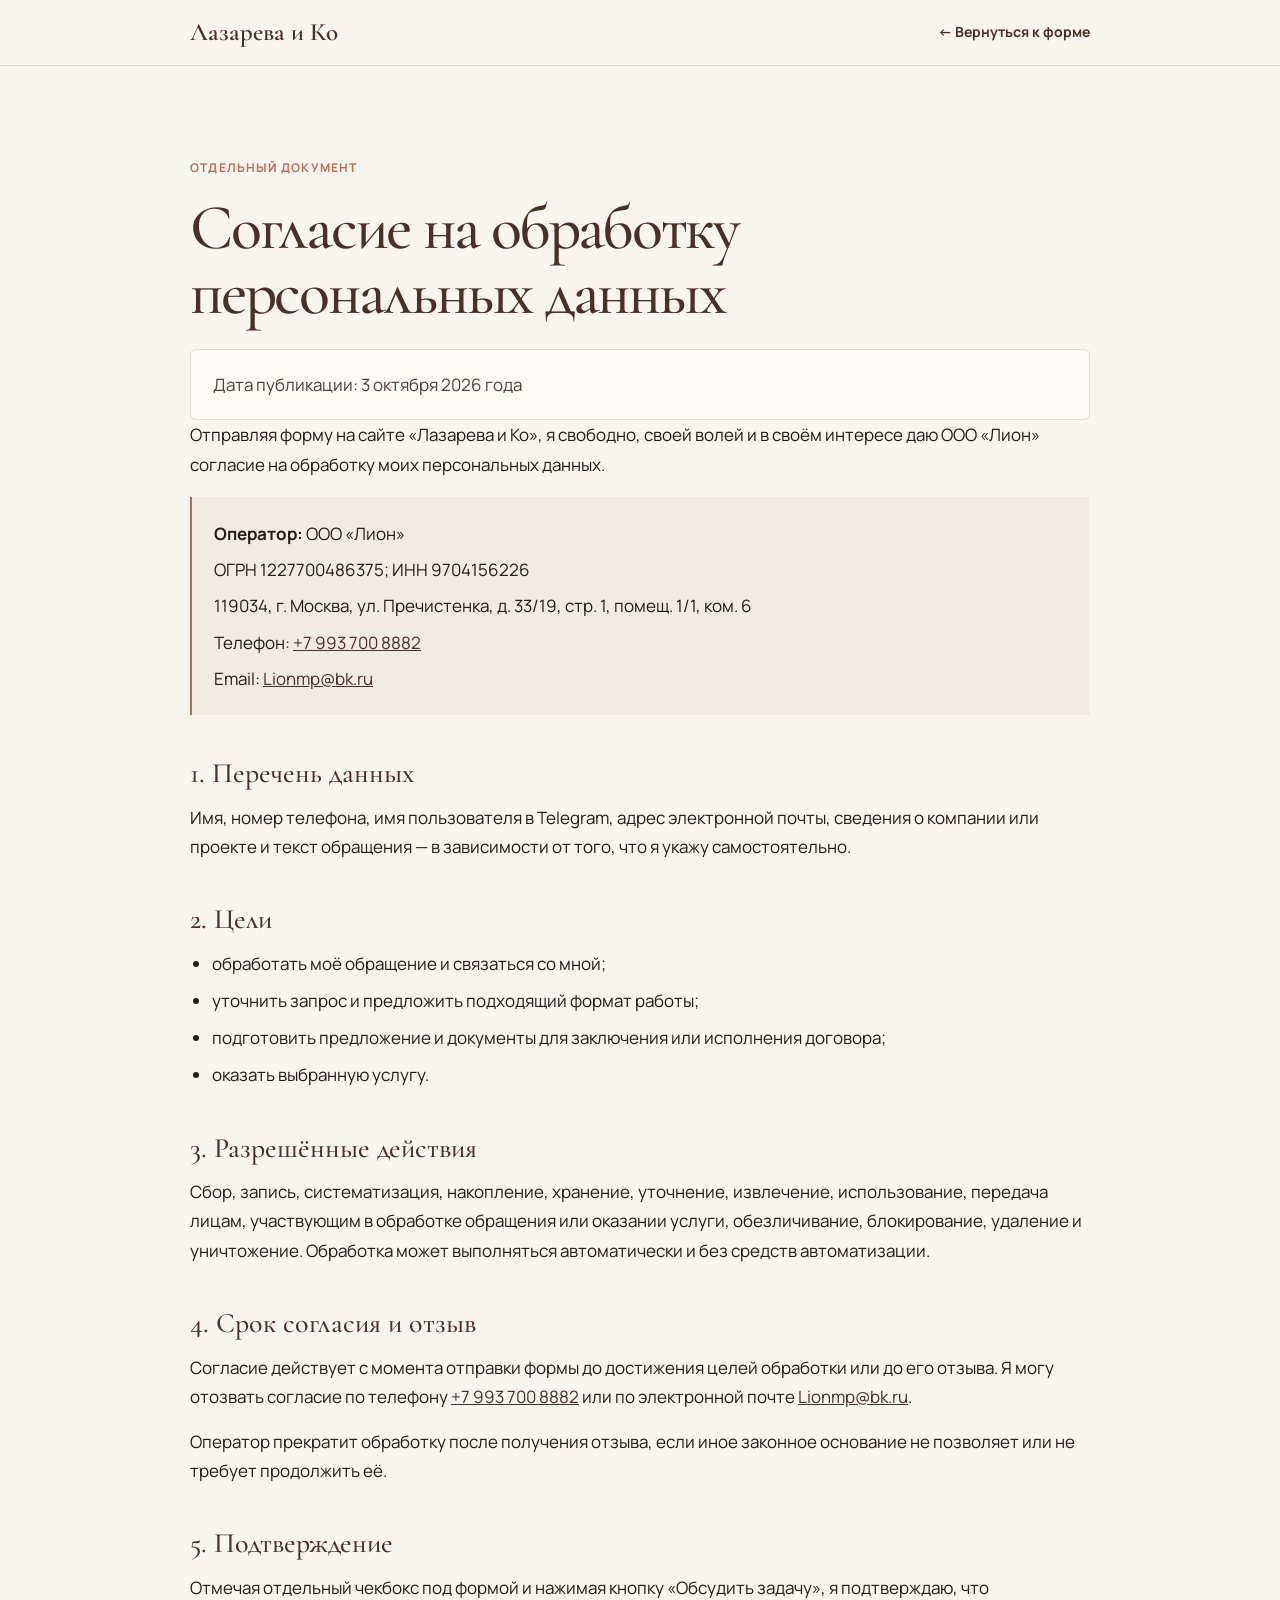
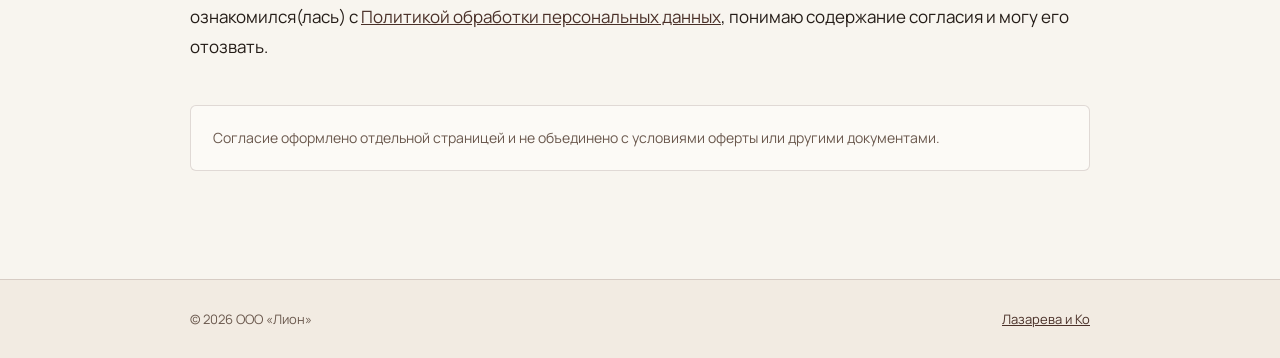
<file: consent.html>
<!doctype html>
<html lang="ru">
<head>
  <meta charset="utf-8">
  <meta name="viewport" content="width=device-width,initial-scale=1">
  <title>Согласие на обработку персональных данных — Лазарева и Ко</title>
  <link rel="preconnect" href="https://fonts.googleapis.com"><link rel="preconnect" href="https://fonts.gstatic.com" crossorigin>
  <link href="https://fonts.googleapis.com/css2?family=Cormorant+Garamond:wght@500;600&family=Manrope:wght@400;500;600;700&display=swap" rel="stylesheet"><link rel="stylesheet" href="legal.css">
</head>
<body>
<header class="legal-header"><div class="legal-header__inner"><a class="brand" href="index.html">Лазарева и Ко</a><a class="back" href="index.html#form">← Вернуться к форме</a></div></header>
<main class="legal-main">
  <p class="eyebrow">Отдельный документ</p>
  <h1>Согласие на обработку персональных данных</h1>
  <div class="meta">Дата публикации: 3 октября 2026 года</div>
  <p>Отправляя форму на сайте «Лазарева и Ко», я свободно, своей волей и в своём интересе даю ООО «Лион» согласие на обработку моих персональных данных.</p>
  <div class="details">
    <p><strong>Оператор:</strong> ООО «Лион»</p>
    <p>ОГРН 1227700486375; ИНН 9704156226</p>
    <p>119034, г. Москва, ул. Пречистенка, д. 33/19, стр. 1, помещ. 1/1, ком. 6</p>
    <p>Телефон: <a href="tel:+79937008882">+7 993 700 8882</a></p>
    <p>Email: <a href="mailto:Lionmp@bk.ru" data-contact-email>Lionmp@bk.ru</a></p>
  </div>

  <h2>1. Перечень данных</h2>
  <p>Имя, номер телефона, имя пользователя в Telegram, адрес электронной почты, сведения о компании или проекте и текст обращения — в зависимости от того, что я укажу самостоятельно.</p>

  <h2>2. Цели</h2>
  <ul>
    <li>обработать моё обращение и связаться со мной;</li>
    <li>уточнить запрос и предложить подходящий формат работы;</li>
    <li>подготовить предложение и документы для заключения или исполнения договора;</li>
    <li>оказать выбранную услугу.</li>
  </ul>

  <h2>3. Разрешённые действия</h2>
  <p>Сбор, запись, систематизация, накопление, хранение, уточнение, извлечение, использование, передача лицам, участвующим в обработке обращения или оказании услуги, обезличивание, блокирование, удаление и уничтожение. Обработка может выполняться автоматически и без средств автоматизации.</p>

  <h2>4. Срок согласия и отзыв</h2>
  <p>Согласие действует с момента отправки формы до достижения целей обработки или до его отзыва. Я могу отозвать согласие по телефону <a href="tel:+79937008882">+7 993 700 8882</a> или по электронной почте <a href="mailto:Lionmp@bk.ru">Lionmp@bk.ru</a>.</p>
  <p>Оператор прекратит обработку после получения отзыва, если иное законное основание не позволяет или не требует продолжить её.</p>

  <h2>5. Подтверждение</h2>
  <p>Отмечая отдельный чекбокс под формой и нажимая кнопку «Обсудить задачу», я подтверждаю, что ознакомился(лась) с <a href="privacy.html">Политикой обработки персональных данных</a>, понимаю содержание согласия и могу его отозвать.</p>
  <p class="note">Согласие оформлено отдельной страницей и не объединено с условиями оферты или другими документами.</p>
</main>
<footer class="legal-footer"><div class="legal-footer__inner"><span>© 2026 ООО «Лион»</span><a href="index.html">Лазарева и Ко</a></div></footer>
</body>
</html>
</file>
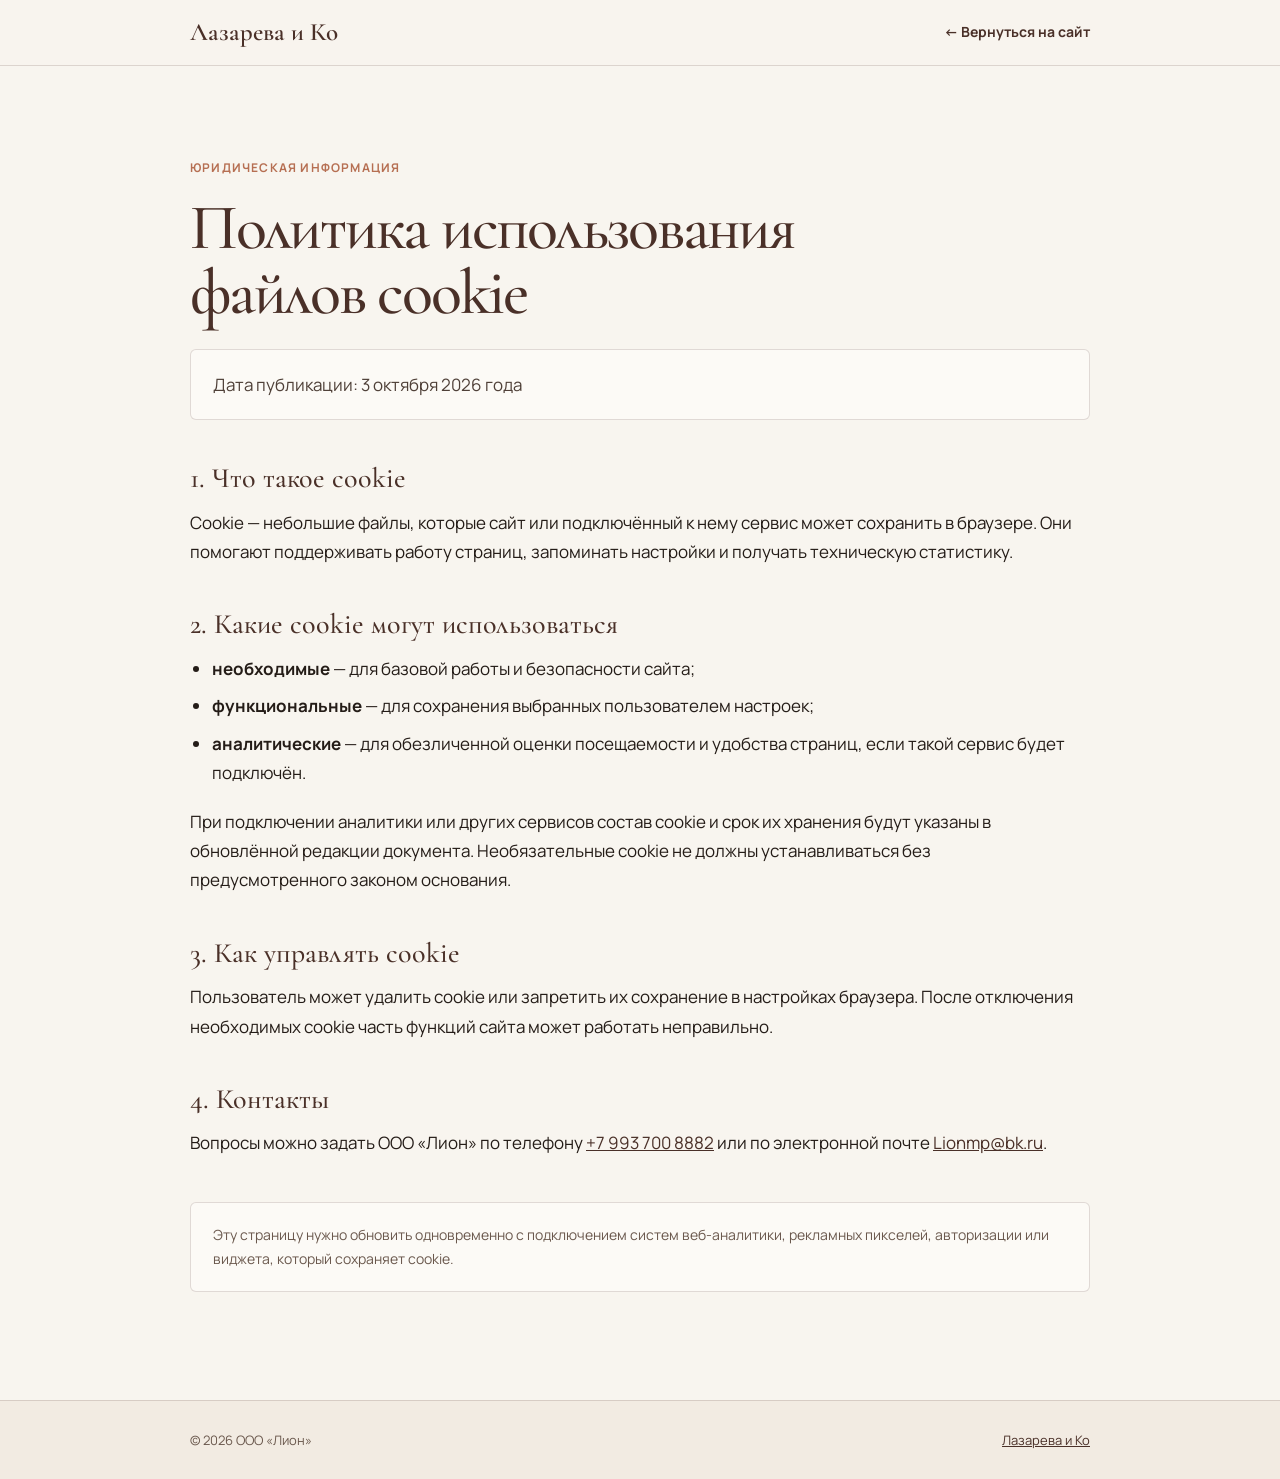
<file: cookies.html>
<!doctype html>
<html lang="ru">
<head>
  <meta charset="utf-8"><meta name="viewport" content="width=device-width,initial-scale=1">
  <title>Политика использования cookie — Лазарева и Ко</title>
  <link rel="preconnect" href="https://fonts.googleapis.com"><link rel="preconnect" href="https://fonts.gstatic.com" crossorigin>
  <link href="https://fonts.googleapis.com/css2?family=Cormorant+Garamond:wght@500;600&family=Manrope:wght@400;500;600;700&display=swap" rel="stylesheet"><link rel="stylesheet" href="legal.css">
</head>
<body>
<header class="legal-header"><div class="legal-header__inner"><a class="brand" href="index.html">Лазарева и Ко</a><a class="back" href="index.html#site-footer">← Вернуться на сайт</a></div></header>
<main class="legal-main">
  <p class="eyebrow">Юридическая информация</p>
  <h1>Политика использования файлов cookie</h1>
  <div class="meta">Дата публикации: 3 октября 2026 года</div>

  <h2>1. Что такое cookie</h2>
  <p>Cookie — небольшие файлы, которые сайт или подключённый к нему сервис может сохранить в браузере. Они помогают поддерживать работу страниц, запоминать настройки и получать техническую статистику.</p>

  <h2>2. Какие cookie могут использоваться</h2>
  <ul>
    <li><strong>необходимые</strong> — для базовой работы и безопасности сайта;</li>
    <li><strong>функциональные</strong> — для сохранения выбранных пользователем настроек;</li>
    <li><strong>аналитические</strong> — для обезличенной оценки посещаемости и удобства страниц, если такой сервис будет подключён.</li>
  </ul>
  <p>При подключении аналитики или других сервисов состав cookie и срок их хранения будут указаны в обновлённой редакции документа. Необязательные cookie не должны устанавливаться без предусмотренного законом основания.</p>

  <h2>3. Как управлять cookie</h2>
  <p>Пользователь может удалить cookie или запретить их сохранение в настройках браузера. После отключения необходимых cookie часть функций сайта может работать неправильно.</p>

  <h2>4. Контакты</h2>
  <p>Вопросы можно задать ООО «Лион» по телефону <a href="tel:+79937008882">+7 993 700 8882</a> или по электронной почте <a href="mailto:Lionmp@bk.ru" data-contact-email>Lionmp@bk.ru</a>.</p>
  <p class="note">Эту страницу нужно обновить одновременно с подключением систем веб-аналитики, рекламных пикселей, авторизации или виджета, который сохраняет cookie.</p>
</main>
<footer class="legal-footer"><div class="legal-footer__inner"><span>© 2026 ООО «Лион»</span><a href="index.html">Лазарева и Ко</a></div></footer>
</body>
</html>
</file>
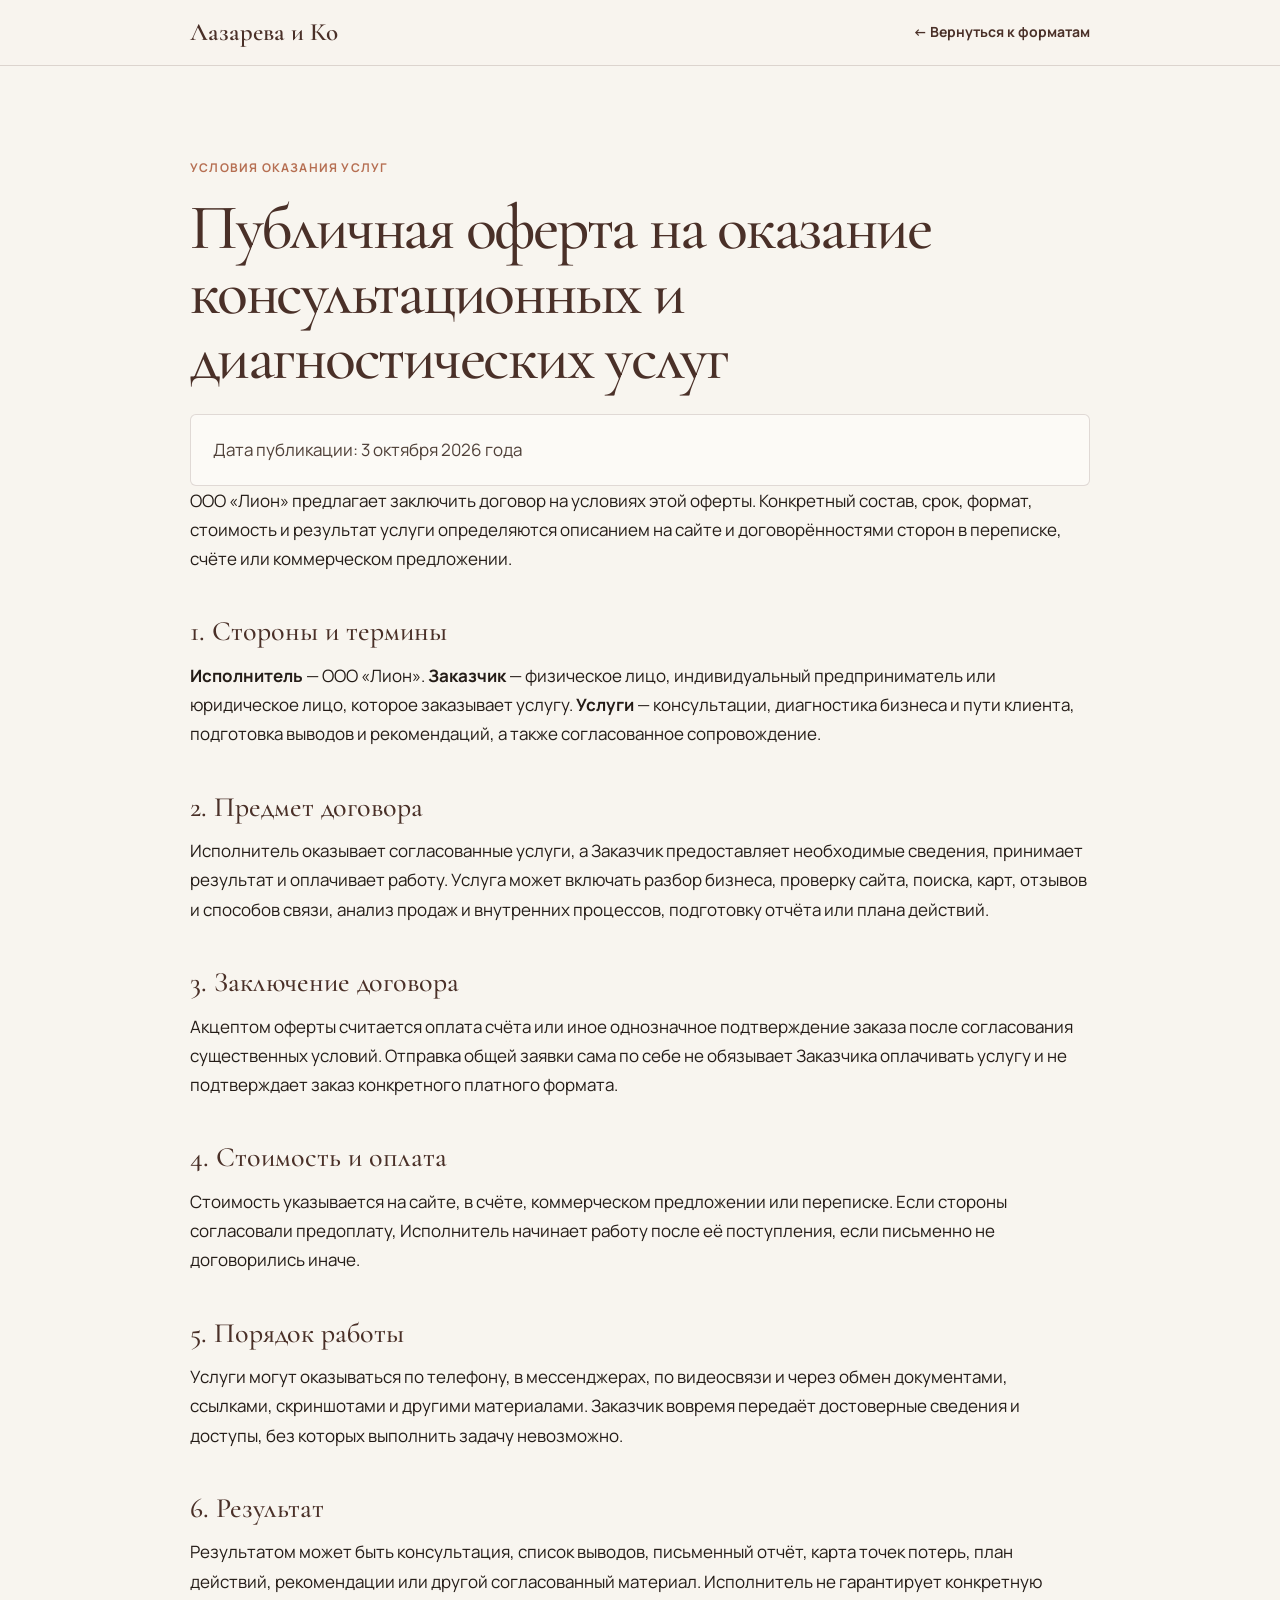
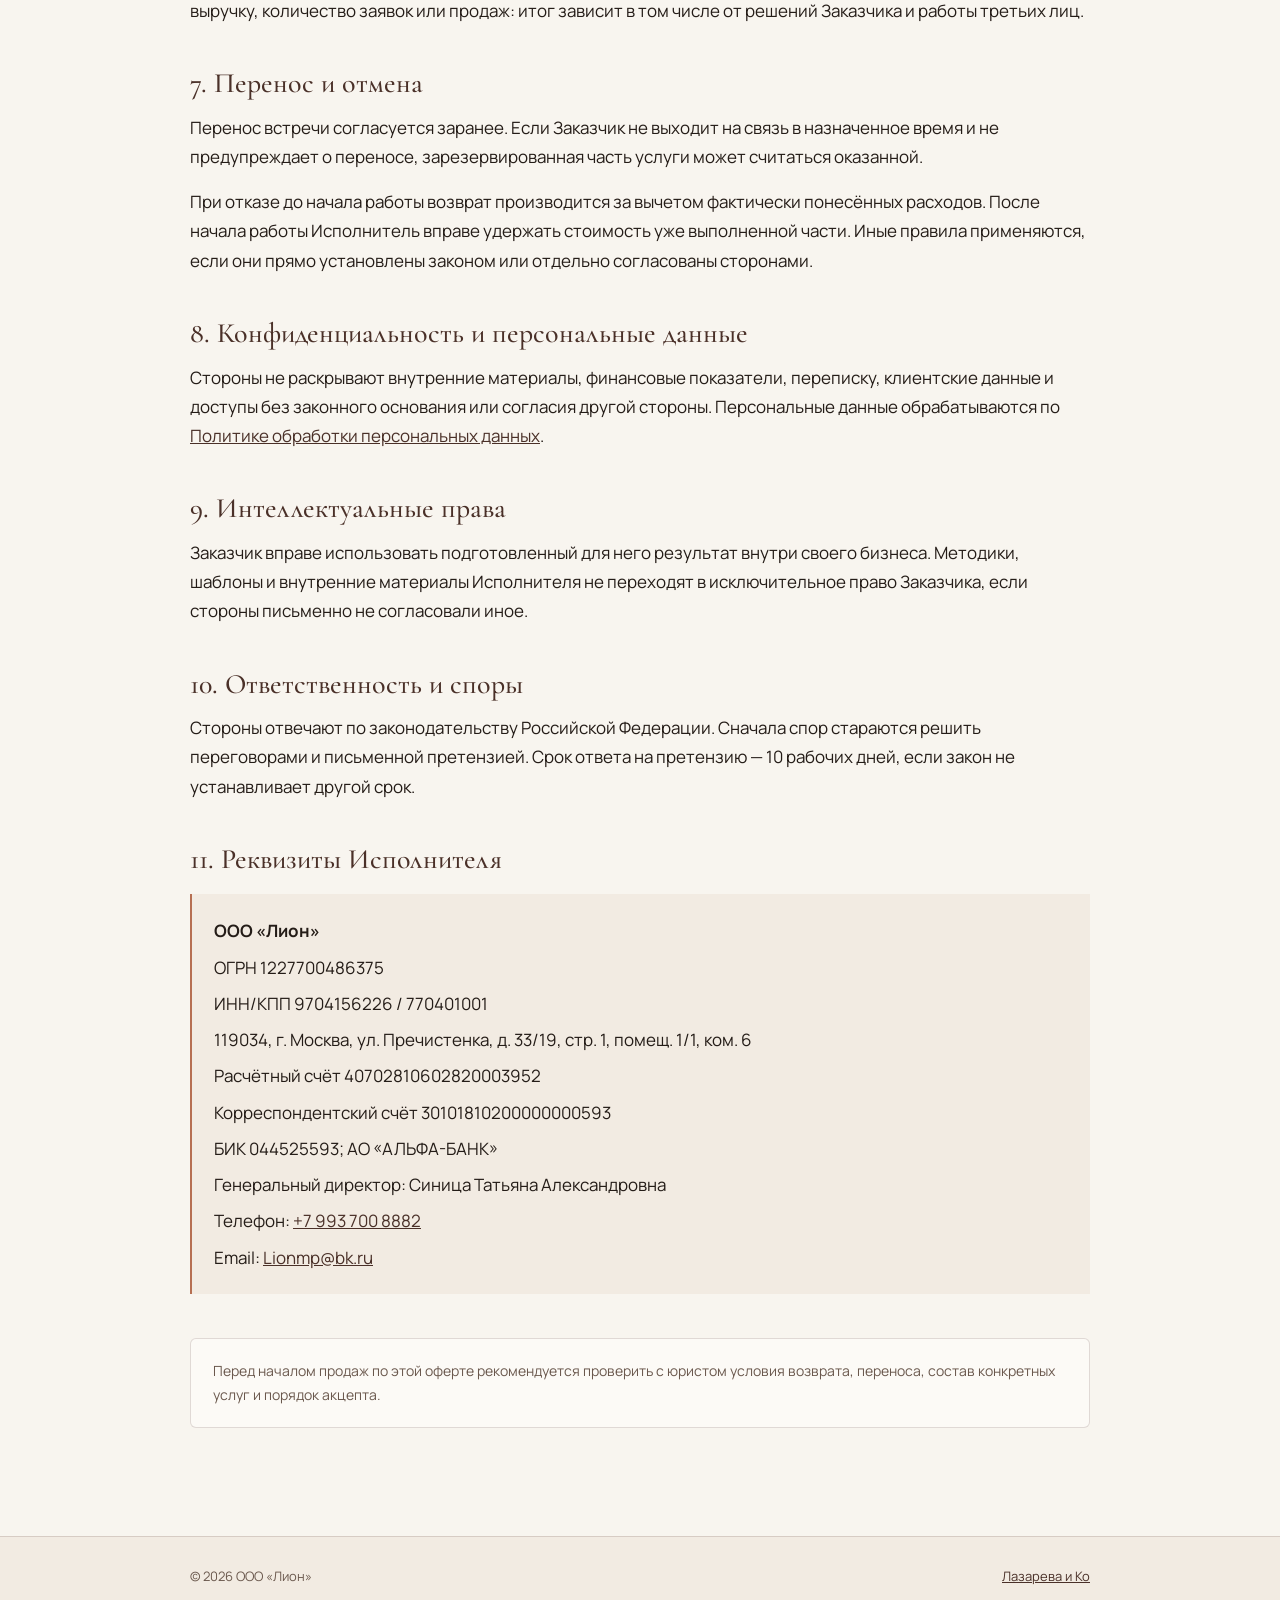
<file: offer.html>
<!doctype html>
<html lang="ru">
<head>
  <meta charset="utf-8"><meta name="viewport" content="width=device-width,initial-scale=1">
  <title>Публичная оферта — Лазарева и Ко</title>
  <link rel="preconnect" href="https://fonts.googleapis.com"><link rel="preconnect" href="https://fonts.gstatic.com" crossorigin>
  <link href="https://fonts.googleapis.com/css2?family=Cormorant+Garamond:wght@500;600&family=Manrope:wght@400;500;600;700&display=swap" rel="stylesheet"><link rel="stylesheet" href="legal.css">
</head>
<body>
<header class="legal-header"><div class="legal-header__inner"><a class="brand" href="index.html">Лазарева и Ко</a><a class="back" href="index.html#formats">← Вернуться к форматам</a></div></header>
<main class="legal-main">
  <p class="eyebrow">Условия оказания услуг</p>
  <h1>Публичная оферта на оказание консультационных и диагностических услуг</h1>
  <div class="meta">Дата публикации: 3 октября 2026 года</div>
  <p>ООО «Лион» предлагает заключить договор на условиях этой оферты. Конкретный состав, срок, формат, стоимость и результат услуги определяются описанием на сайте и договорённостями сторон в переписке, счёте или коммерческом предложении.</p>

  <h2>1. Стороны и термины</h2>
  <p><strong>Исполнитель</strong> — ООО «Лион». <strong>Заказчик</strong> — физическое лицо, индивидуальный предприниматель или юридическое лицо, которое заказывает услугу. <strong>Услуги</strong> — консультации, диагностика бизнеса и пути клиента, подготовка выводов и рекомендаций, а также согласованное сопровождение.</p>

  <h2>2. Предмет договора</h2>
  <p>Исполнитель оказывает согласованные услуги, а Заказчик предоставляет необходимые сведения, принимает результат и оплачивает работу. Услуга может включать разбор бизнеса, проверку сайта, поиска, карт, отзывов и способов связи, анализ продаж и внутренних процессов, подготовку отчёта или плана действий.</p>

  <h2>3. Заключение договора</h2>
  <p>Акцептом оферты считается оплата счёта или иное однозначное подтверждение заказа после согласования существенных условий. Отправка общей заявки сама по себе не обязывает Заказчика оплачивать услугу и не подтверждает заказ конкретного платного формата.</p>

  <h2>4. Стоимость и оплата</h2>
  <p>Стоимость указывается на сайте, в счёте, коммерческом предложении или переписке. Если стороны согласовали предоплату, Исполнитель начинает работу после её поступления, если письменно не договорились иначе.</p>

  <h2>5. Порядок работы</h2>
  <p>Услуги могут оказываться по телефону, в мессенджерах, по видеосвязи и через обмен документами, ссылками, скриншотами и другими материалами. Заказчик вовремя передаёт достоверные сведения и доступы, без которых выполнить задачу невозможно.</p>

  <h2>6. Результат</h2>
  <p>Результатом может быть консультация, список выводов, письменный отчёт, карта точек потерь, план действий, рекомендации или другой согласованный материал. Исполнитель не гарантирует конкретную выручку, количество заявок или продаж: итог зависит в том числе от решений Заказчика и работы третьих лиц.</p>

  <h2>7. Перенос и отмена</h2>
  <p>Перенос встречи согласуется заранее. Если Заказчик не выходит на связь в назначенное время и не предупреждает о переносе, зарезервированная часть услуги может считаться оказанной.</p>
  <p>При отказе до начала работы возврат производится за вычетом фактически понесённых расходов. После начала работы Исполнитель вправе удержать стоимость уже выполненной части. Иные правила применяются, если они прямо установлены законом или отдельно согласованы сторонами.</p>

  <h2>8. Конфиденциальность и персональные данные</h2>
  <p>Стороны не раскрывают внутренние материалы, финансовые показатели, переписку, клиентские данные и доступы без законного основания или согласия другой стороны. Персональные данные обрабатываются по <a href="privacy.html">Политике обработки персональных данных</a>.</p>

  <h2>9. Интеллектуальные права</h2>
  <p>Заказчик вправе использовать подготовленный для него результат внутри своего бизнеса. Методики, шаблоны и внутренние материалы Исполнителя не переходят в исключительное право Заказчика, если стороны письменно не согласовали иное.</p>

  <h2>10. Ответственность и споры</h2>
  <p>Стороны отвечают по законодательству Российской Федерации. Сначала спор стараются решить переговорами и письменной претензией. Срок ответа на претензию — 10 рабочих дней, если закон не устанавливает другой срок.</p>

  <h2>11. Реквизиты Исполнителя</h2>
  <div class="details">
    <p><strong>ООО «Лион»</strong></p>
    <p>ОГРН 1227700486375</p><p>ИНН/КПП 9704156226 / 770401001</p>
    <p>119034, г. Москва, ул. Пречистенка, д. 33/19, стр. 1, помещ. 1/1, ком. 6</p>
    <p>Расчётный счёт 40702810602820003952</p><p>Корреспондентский счёт 30101810200000000593</p>
    <p>БИК 044525593; АО «АЛЬФА-БАНК»</p>
    <p>Генеральный директор: Синица Татьяна Александровна</p>
    <p>Телефон: <a href="tel:+79937008882">+7 993 700 8882</a></p>
    <p>Email: <a href="mailto:Lionmp@bk.ru" data-contact-email>Lionmp@bk.ru</a></p>
  </div>
  <p class="note">Перед началом продаж по этой оферте рекомендуется проверить с юристом условия возврата, переноса, состав конкретных услуг и порядок акцепта.</p>
</main>
<footer class="legal-footer"><div class="legal-footer__inner"><span>© 2026 ООО «Лион»</span><a href="index.html">Лазарева и Ко</a></div></footer>
</body>
</html>
</file>
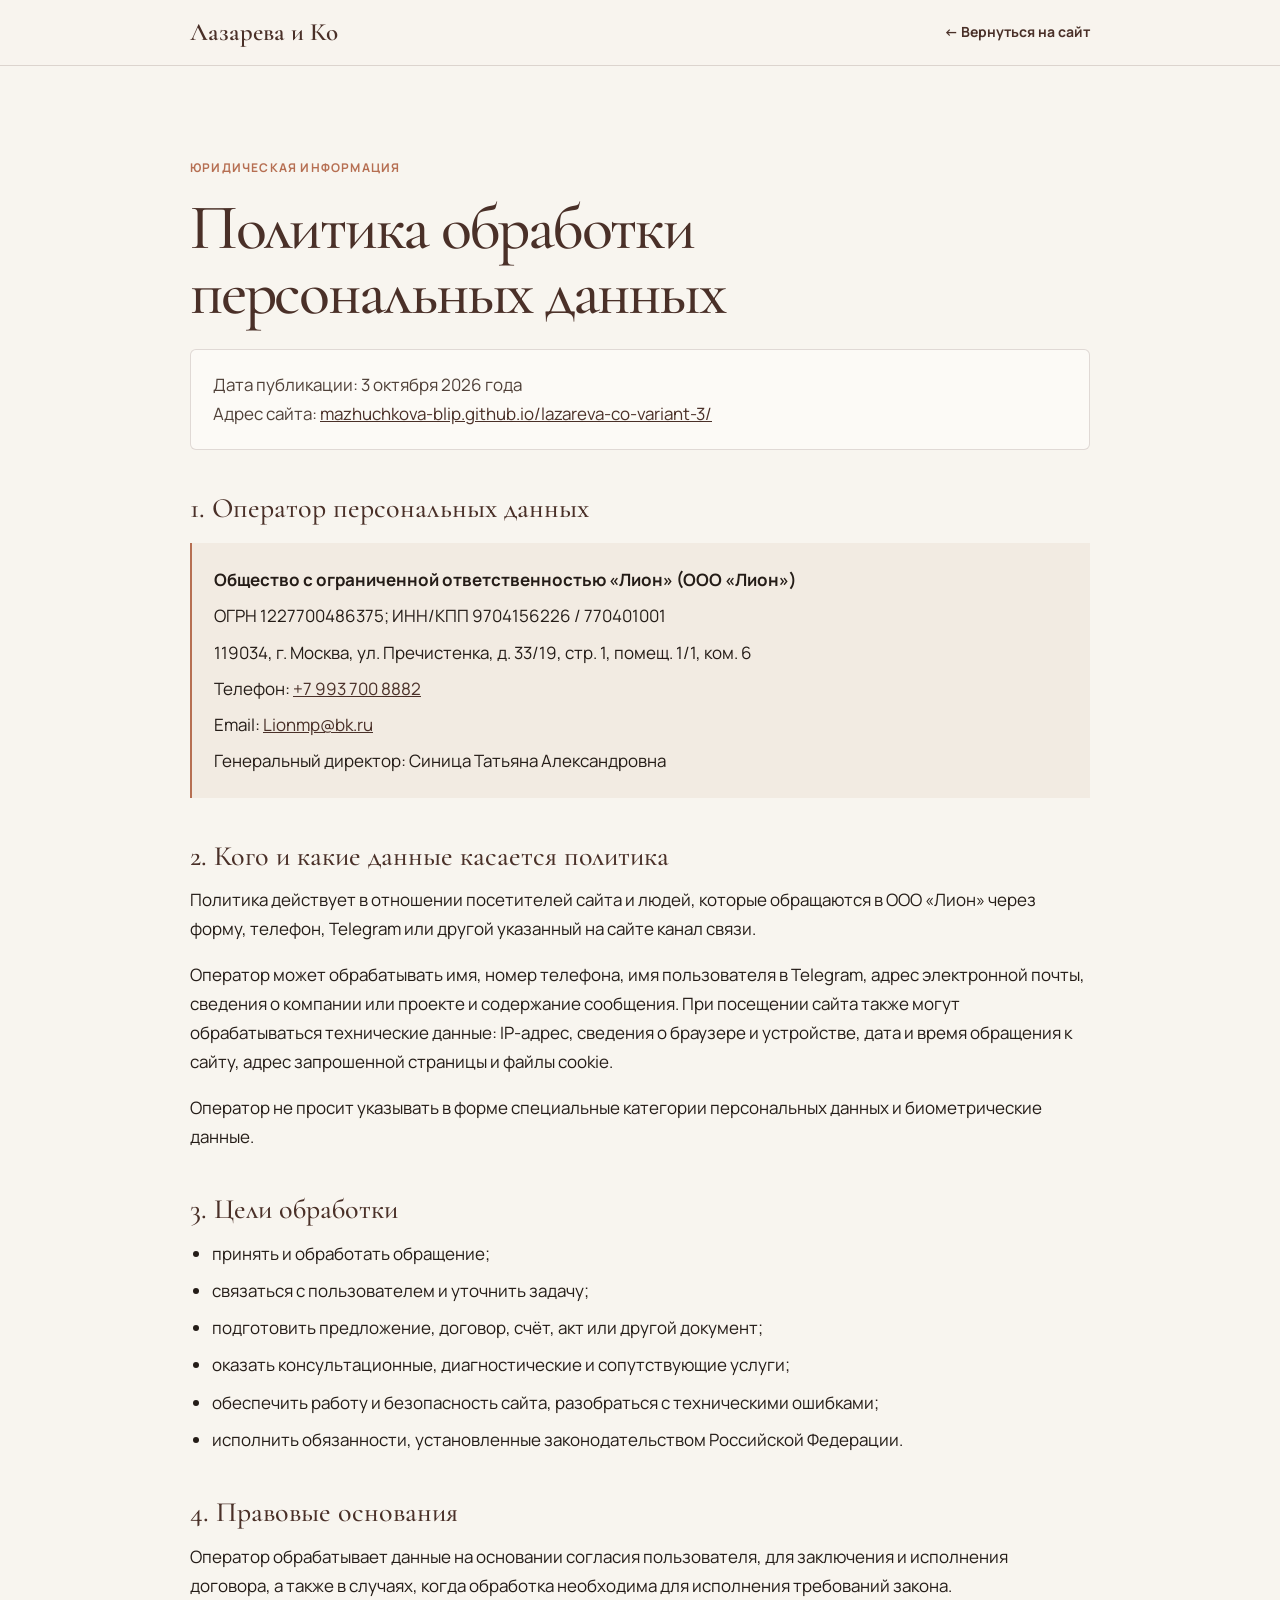
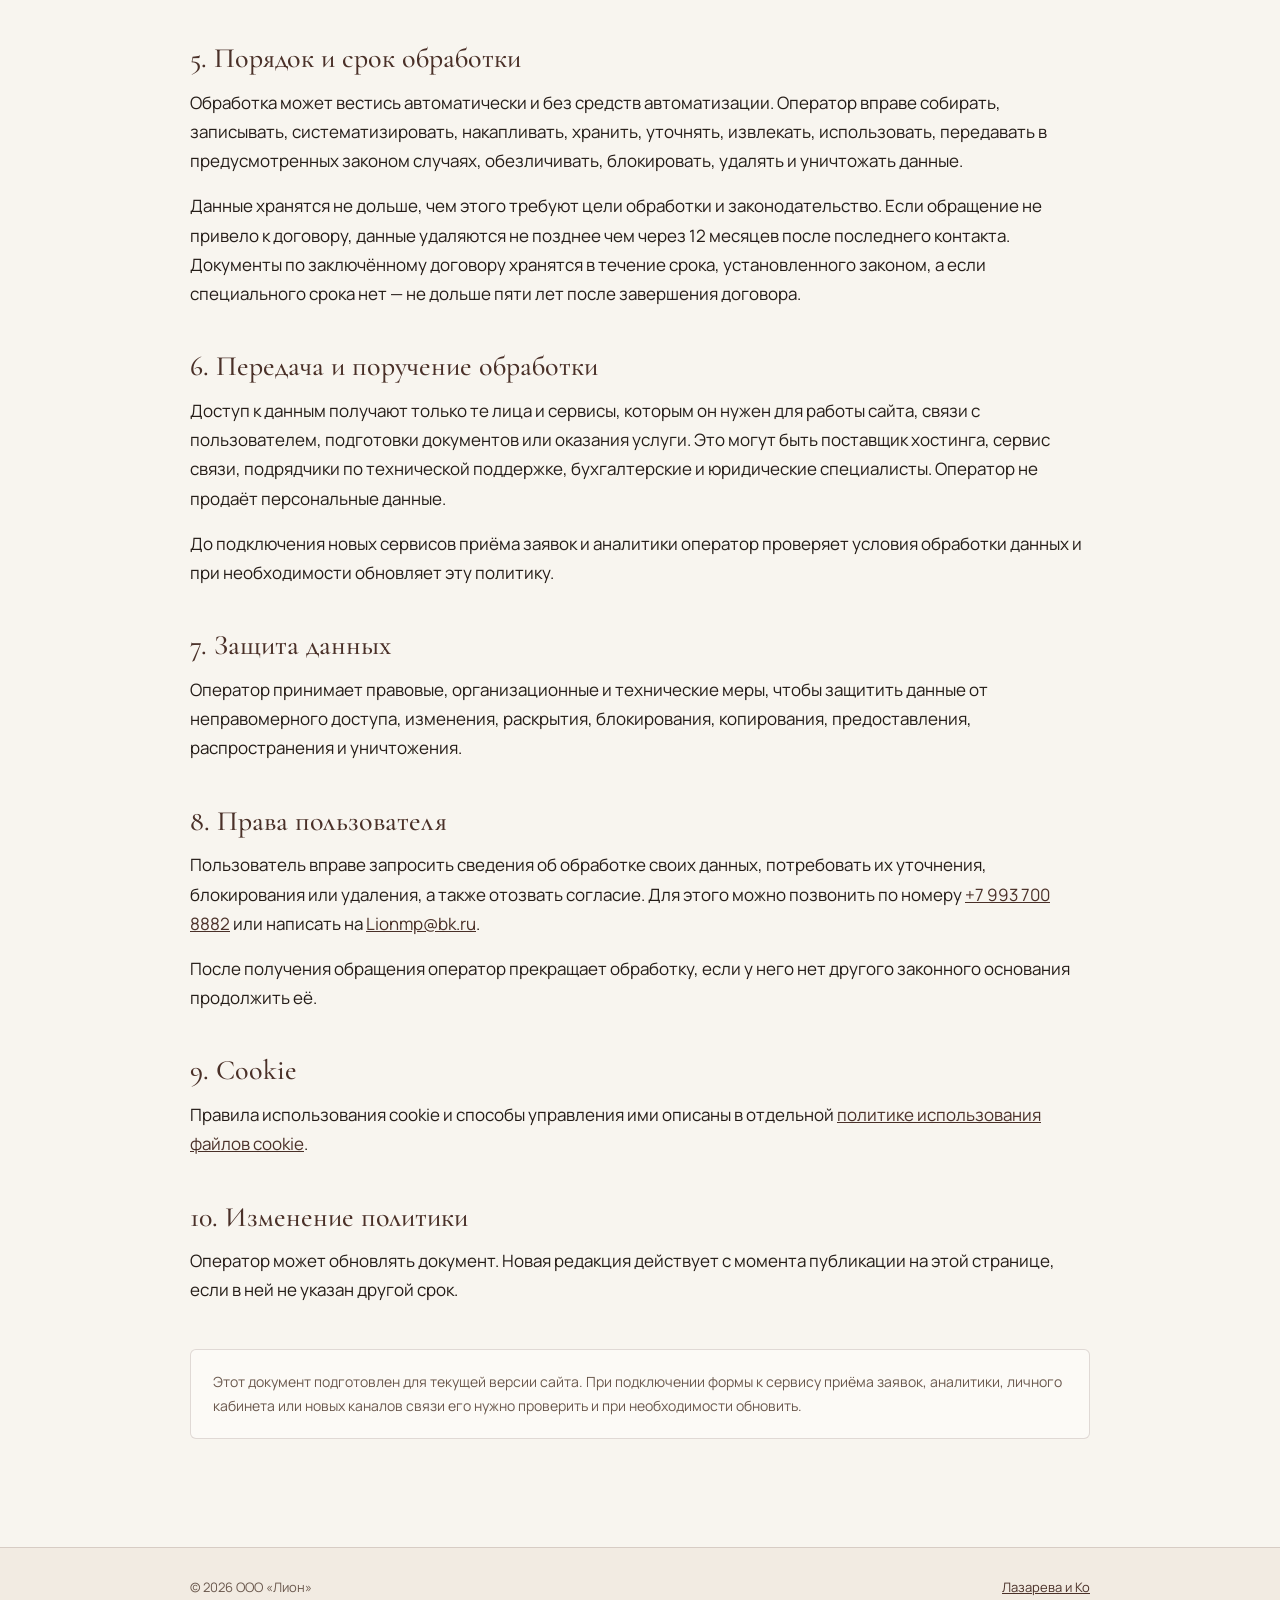
<file: privacy.html>
<!doctype html>
<html lang="ru">
<head>
  <meta charset="utf-8">
  <meta name="viewport" content="width=device-width,initial-scale=1">
  <title>Политика обработки персональных данных — Лазарева и Ко</title>
  <meta name="description" content="Политика ООО «Лион» в отношении обработки персональных данных пользователей сайта «Лазарева и Ко».">
  <link rel="preconnect" href="https://fonts.googleapis.com">
  <link rel="preconnect" href="https://fonts.gstatic.com" crossorigin>
  <link href="https://fonts.googleapis.com/css2?family=Cormorant+Garamond:wght@500;600&family=Manrope:wght@400;500;600;700&display=swap" rel="stylesheet">
  <link rel="stylesheet" href="legal.css">
</head>
<body>
<header class="legal-header"><div class="legal-header__inner"><a class="brand" href="index.html">Лазарева и Ко</a><a class="back" href="index.html#site-footer">← Вернуться на сайт</a></div></header>
<main class="legal-main">
  <p class="eyebrow">Юридическая информация</p>
  <h1>Политика обработки персональных данных</h1>
  <div class="meta">Дата публикации: 3 октября 2026 года<br>Адрес сайта: <a href="https://mazhuchkova-blip.github.io/lazareva-co-variant-3/">mazhuchkova-blip.github.io/lazareva-co-variant-3/</a></div>

  <h2>1. Оператор персональных данных</h2>
  <div class="details">
    <p><strong>Общество с ограниченной ответственностью «Лион» (ООО «Лион»)</strong></p>
    <p>ОГРН 1227700486375; ИНН/КПП 9704156226 / 770401001</p>
    <p>119034, г. Москва, ул. Пречистенка, д. 33/19, стр. 1, помещ. 1/1, ком. 6</p>
    <p>Телефон: <a href="tel:+79937008882">+7 993 700 8882</a></p>
    <p>Email: <a href="mailto:Lionmp@bk.ru" data-contact-email>Lionmp@bk.ru</a></p>
    <p>Генеральный директор: Синица Татьяна Александровна</p>
  </div>

  <h2>2. Кого и какие данные касается политика</h2>
  <p>Политика действует в отношении посетителей сайта и людей, которые обращаются в ООО «Лион» через форму, телефон, Telegram или другой указанный на сайте канал связи.</p>
  <p>Оператор может обрабатывать имя, номер телефона, имя пользователя в Telegram, адрес электронной почты, сведения о компании или проекте и содержание сообщения. При посещении сайта также могут обрабатываться технические данные: IP-адрес, сведения о браузере и устройстве, дата и время обращения к сайту, адрес запрошенной страницы и файлы cookie.</p>
  <p>Оператор не просит указывать в форме специальные категории персональных данных и биометрические данные.</p>

  <h2>3. Цели обработки</h2>
  <ul>
    <li>принять и обработать обращение;</li>
    <li>связаться с пользователем и уточнить задачу;</li>
    <li>подготовить предложение, договор, счёт, акт или другой документ;</li>
    <li>оказать консультационные, диагностические и сопутствующие услуги;</li>
    <li>обеспечить работу и безопасность сайта, разобраться с техническими ошибками;</li>
    <li>исполнить обязанности, установленные законодательством Российской Федерации.</li>
  </ul>

  <h2>4. Правовые основания</h2>
  <p>Оператор обрабатывает данные на основании согласия пользователя, для заключения и исполнения договора, а также в случаях, когда обработка необходима для исполнения требований закона.</p>

  <h2>5. Порядок и срок обработки</h2>
  <p>Обработка может вестись автоматически и без средств автоматизации. Оператор вправе собирать, записывать, систематизировать, накапливать, хранить, уточнять, извлекать, использовать, передавать в предусмотренных законом случаях, обезличивать, блокировать, удалять и уничтожать данные.</p>
  <p>Данные хранятся не дольше, чем этого требуют цели обработки и законодательство. Если обращение не привело к договору, данные удаляются не позднее чем через 12 месяцев после последнего контакта. Документы по заключённому договору хранятся в течение срока, установленного законом, а если специального срока нет — не дольше пяти лет после завершения договора.</p>

  <h2>6. Передача и поручение обработки</h2>
  <p>Доступ к данным получают только те лица и сервисы, которым он нужен для работы сайта, связи с пользователем, подготовки документов или оказания услуги. Это могут быть поставщик хостинга, сервис связи, подрядчики по технической поддержке, бухгалтерские и юридические специалисты. Оператор не продаёт персональные данные.</p>
  <p>До подключения новых сервисов приёма заявок и аналитики оператор проверяет условия обработки данных и при необходимости обновляет эту политику.</p>

  <h2>7. Защита данных</h2>
  <p>Оператор принимает правовые, организационные и технические меры, чтобы защитить данные от неправомерного доступа, изменения, раскрытия, блокирования, копирования, предоставления, распространения и уничтожения.</p>

  <h2>8. Права пользователя</h2>
  <p>Пользователь вправе запросить сведения об обработке своих данных, потребовать их уточнения, блокирования или удаления, а также отозвать согласие. Для этого можно позвонить по номеру <a href="tel:+79937008882">+7 993 700 8882</a> или написать на <a href="mailto:Lionmp@bk.ru">Lionmp@bk.ru</a>.</p>
  <p>После получения обращения оператор прекращает обработку, если у него нет другого законного основания продолжить её.</p>

  <h2>9. Cookie</h2>
  <p>Правила использования cookie и способы управления ими описаны в отдельной <a href="cookies.html">политике использования файлов cookie</a>.</p>

  <h2>10. Изменение политики</h2>
  <p>Оператор может обновлять документ. Новая редакция действует с момента публикации на этой странице, если в ней не указан другой срок.</p>
  <p class="note">Этот документ подготовлен для текущей версии сайта. При подключении формы к сервису приёма заявок, аналитики, личного кабинета или новых каналов связи его нужно проверить и при необходимости обновить.</p>
</main>
<footer class="legal-footer"><div class="legal-footer__inner"><span>© 2026 ООО «Лион»</span><a href="index.html">Лазарева и Ко</a></div></footer>
</body>
</html>
</file>
<file: legal.css>
:root{
  --cream:#f8f5ef;
  --card:#fcfaf6;
  --wash:#f2ebe2;
  --cocoa:#4a3028;
  --ink:#241c17;
  --text:#4f4038;
  --taupe:#6a584d;
  --copper:#b66f52;
  --line:rgba(74,48,40,.16);
  --serif:'Cormorant Garamond',Georgia,'Times New Roman',serif;
  --sans:'Manrope',Arial,sans-serif;
}
*{box-sizing:border-box}
html{background:var(--cream);scroll-behavior:smooth}
body{margin:0;color:var(--ink);background:var(--cream);font:400 17px/1.72 var(--sans);-webkit-font-smoothing:antialiased}
a{color:var(--cocoa)}
a:hover{color:var(--copper)}
.legal-header{border-bottom:1px solid var(--line);background:rgba(248,245,239,.94)}
.legal-header__inner,.legal-main,.legal-footer__inner{width:min(calc(100% - 40px),900px);margin:0 auto}
.legal-header__inner{display:flex;align-items:center;justify-content:space-between;gap:24px;padding:20px 0}
.brand{font:600 25px/1 var(--serif);text-decoration:none}
.back{font-size:14px;font-weight:700;text-decoration:none}
.legal-main{padding:clamp(54px,8vw,92px) 0}
.eyebrow{margin:0 0 16px;color:var(--copper);font-size:12px;font-weight:700;letter-spacing:.1em;text-transform:uppercase}
h1,h2{font-family:var(--serif);font-weight:500;color:var(--cocoa)}
h1{max-width:760px;margin:0;font-size:clamp(38px,6vw,64px);letter-spacing:-.035em;line-height:1.02}
h2{margin:42px 0 12px;font-size:28px;line-height:1.2}
p{margin:0 0 16px}
ul{margin:10px 0 20px;padding-left:22px}
li+li{margin-top:8px}
.meta{margin-top:24px;padding:20px 22px;border:1px solid var(--line);border-radius:6px;background:var(--card);color:var(--text)}
.details{margin:18px 0 28px;padding:22px;border-left:2px solid var(--copper);background:var(--wash)}
.details p{margin:0}
.details p+p{margin-top:7px}
.note{margin-top:44px;padding:20px 22px;border:1px solid var(--line);border-radius:6px;background:var(--card);font-size:14px;color:var(--taupe)}
.legal-footer{padding:28px 0;border-top:1px solid var(--line);background:var(--wash);font-size:13px;color:var(--taupe)}
.legal-footer__inner{display:flex;flex-wrap:wrap;justify-content:space-between;gap:12px 24px}
@media(max-width:640px){.legal-header__inner{align-items:flex-start;flex-direction:column}.legal-main{padding-top:44px}h2{margin-top:34px}}
</file>
